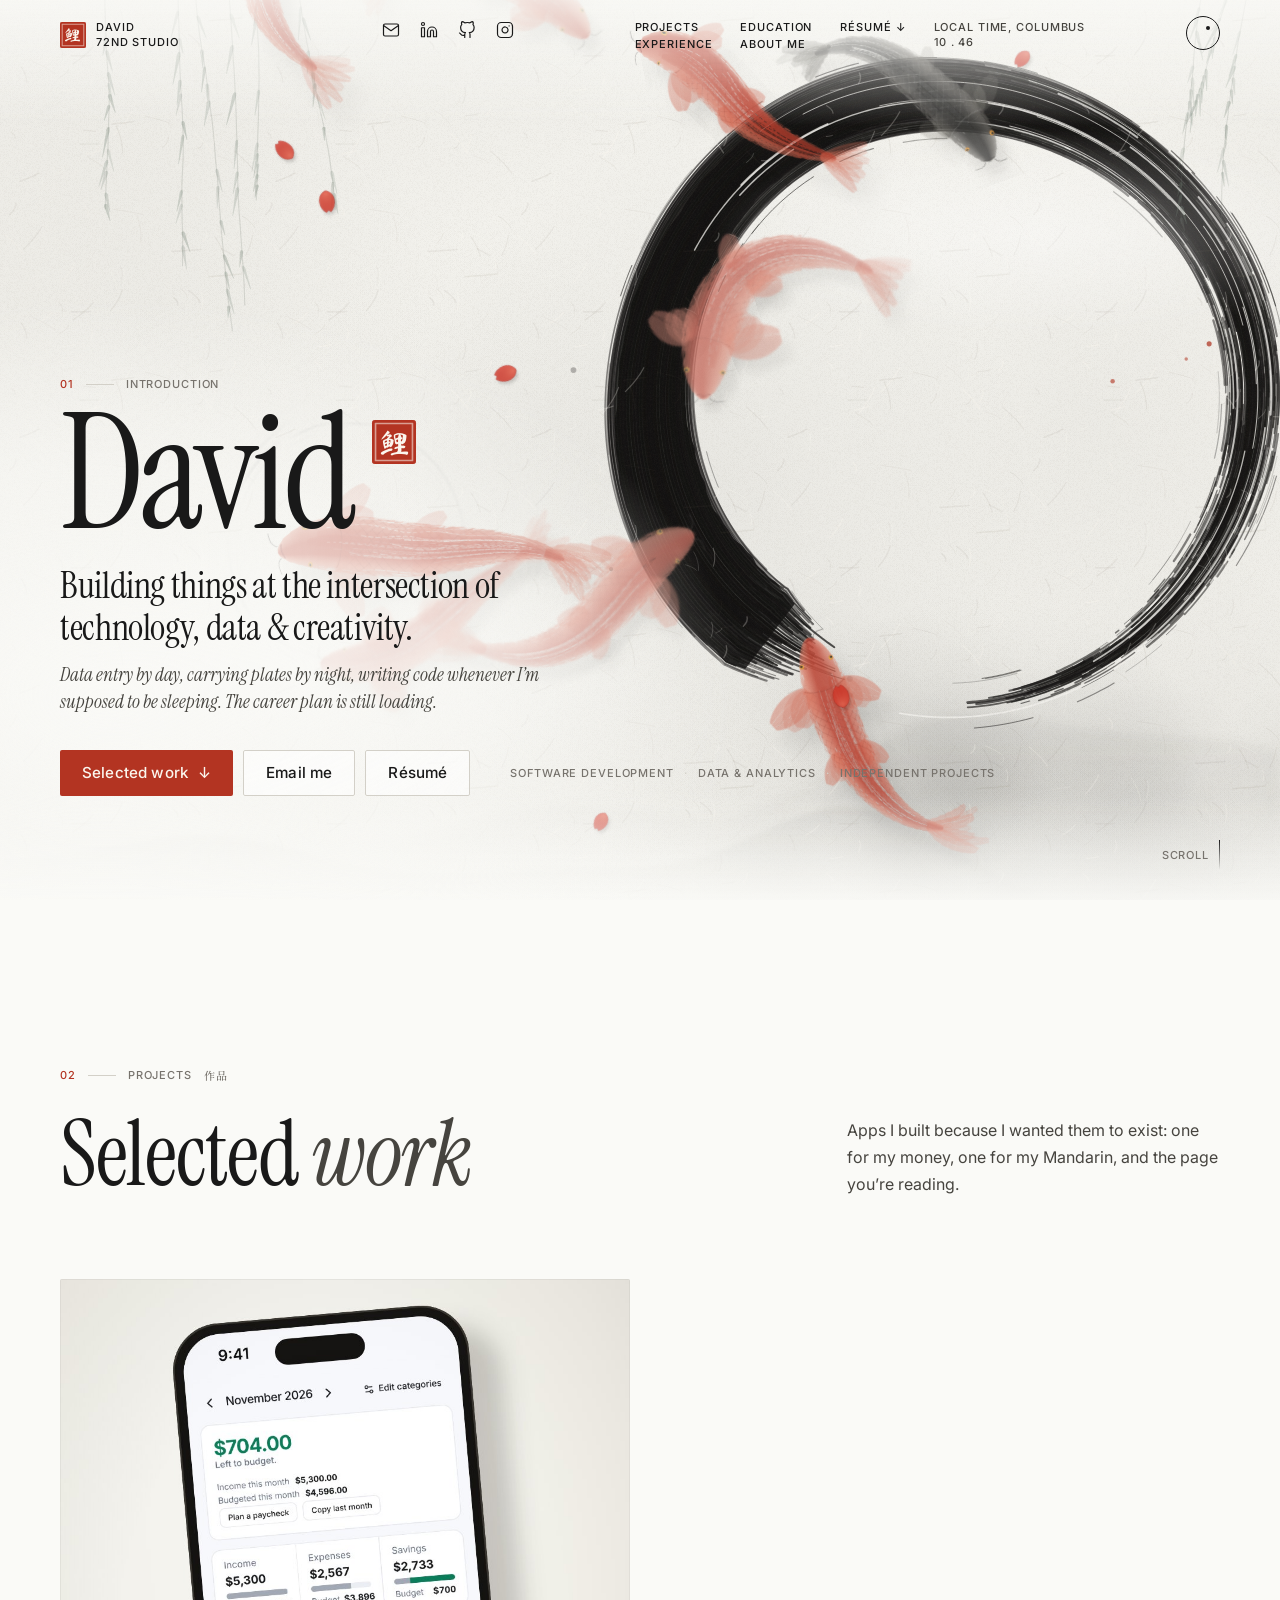
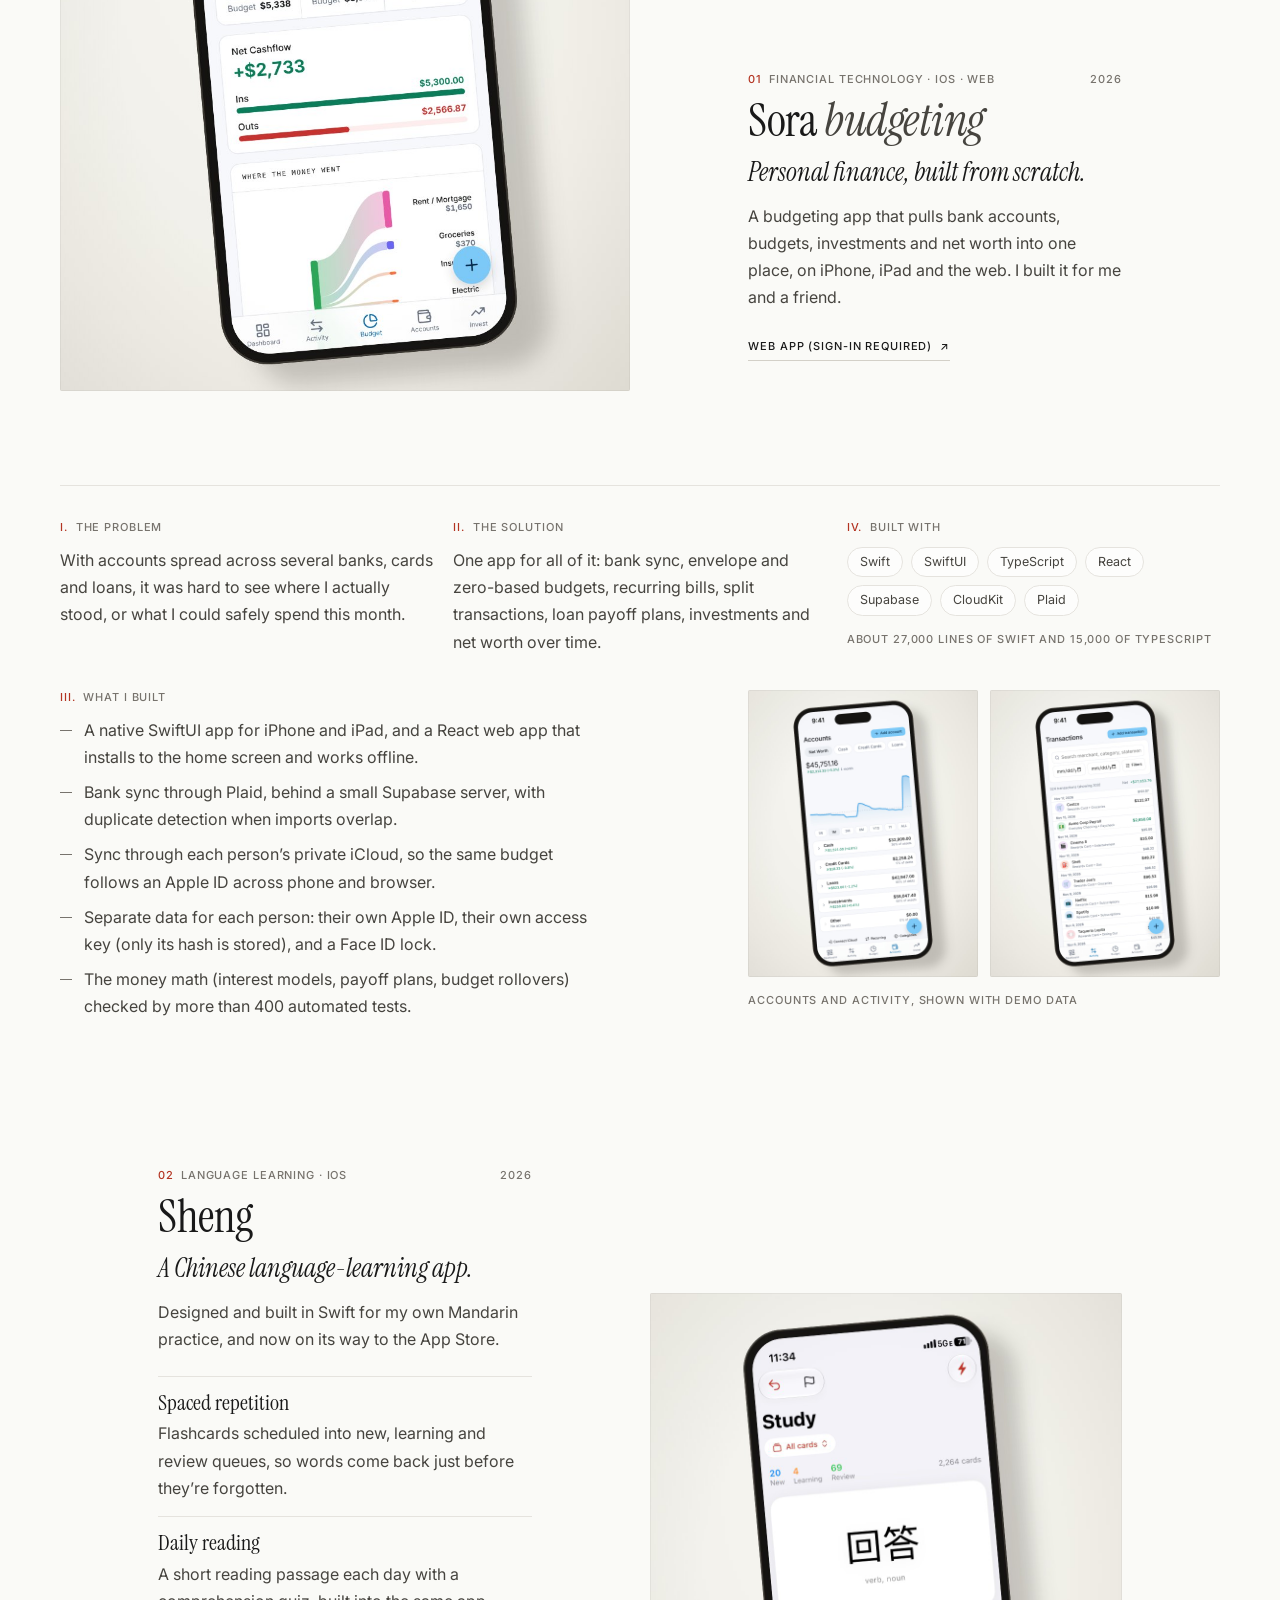
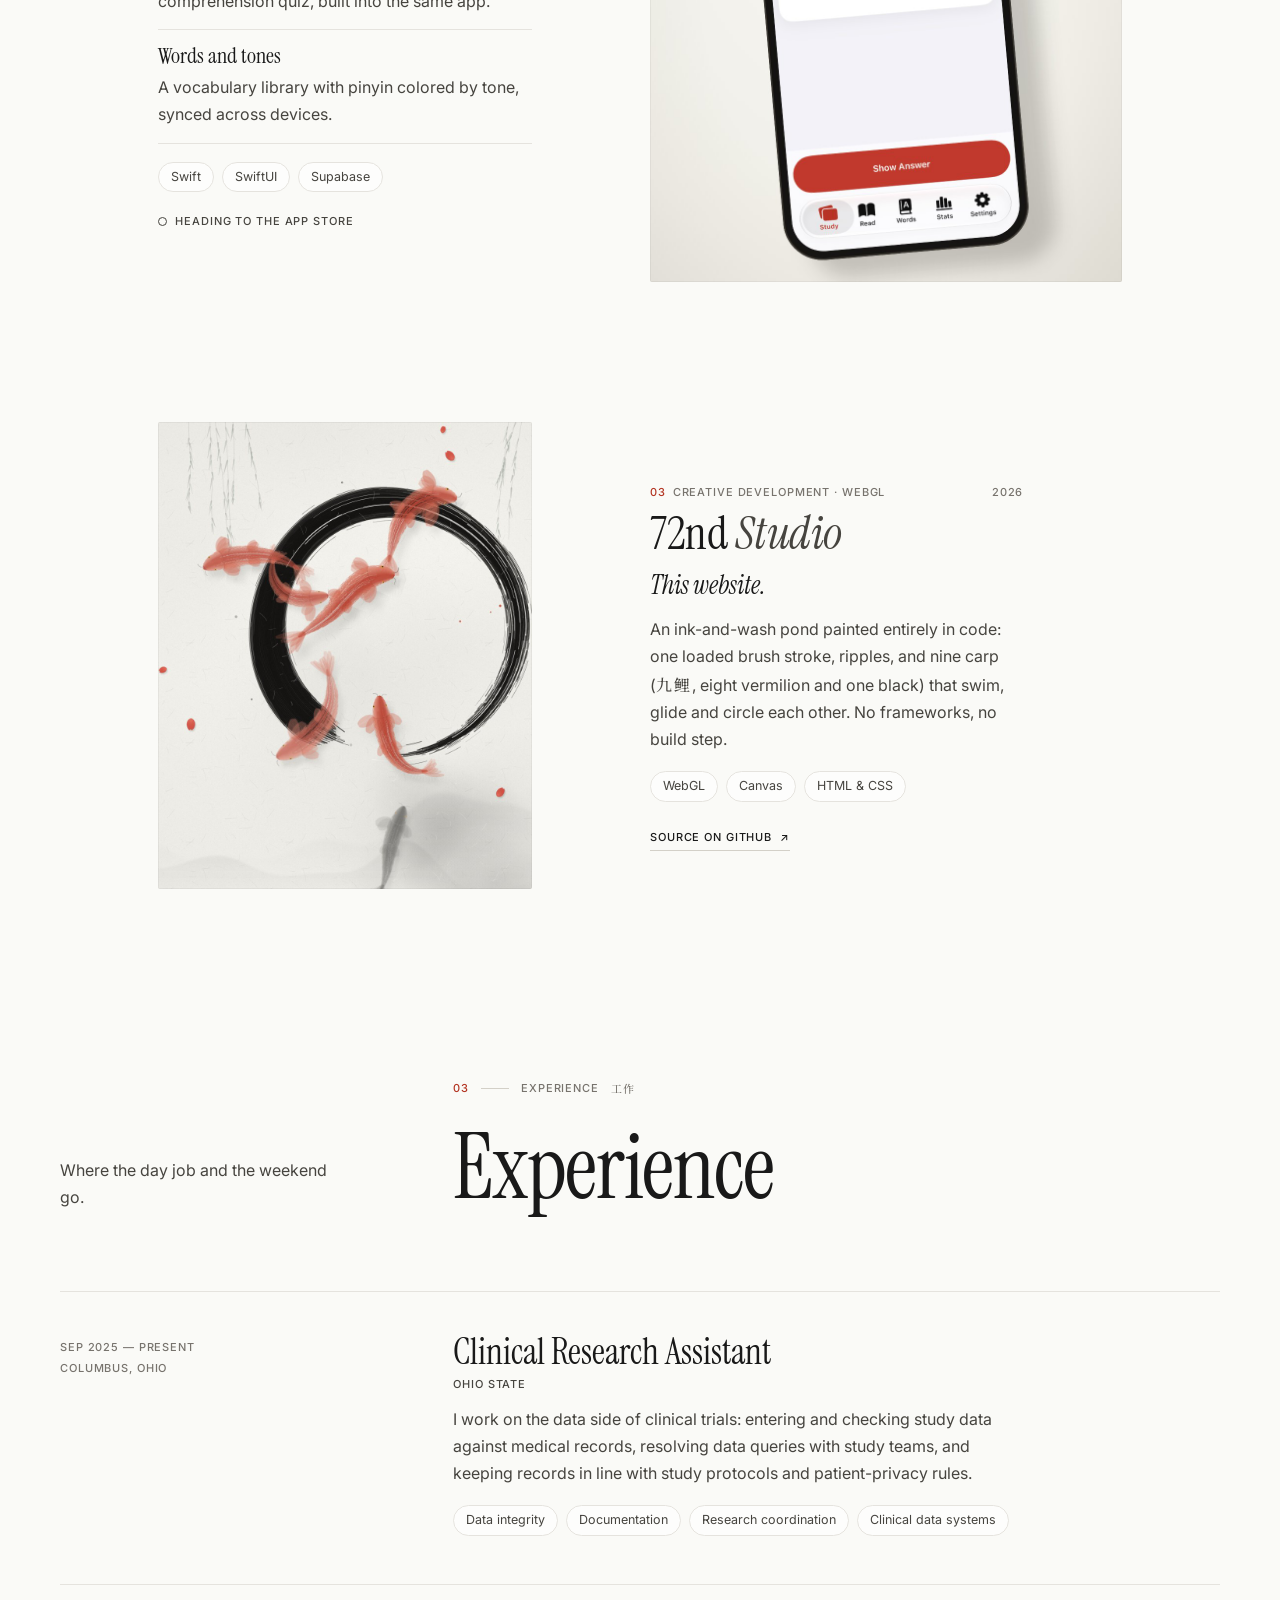
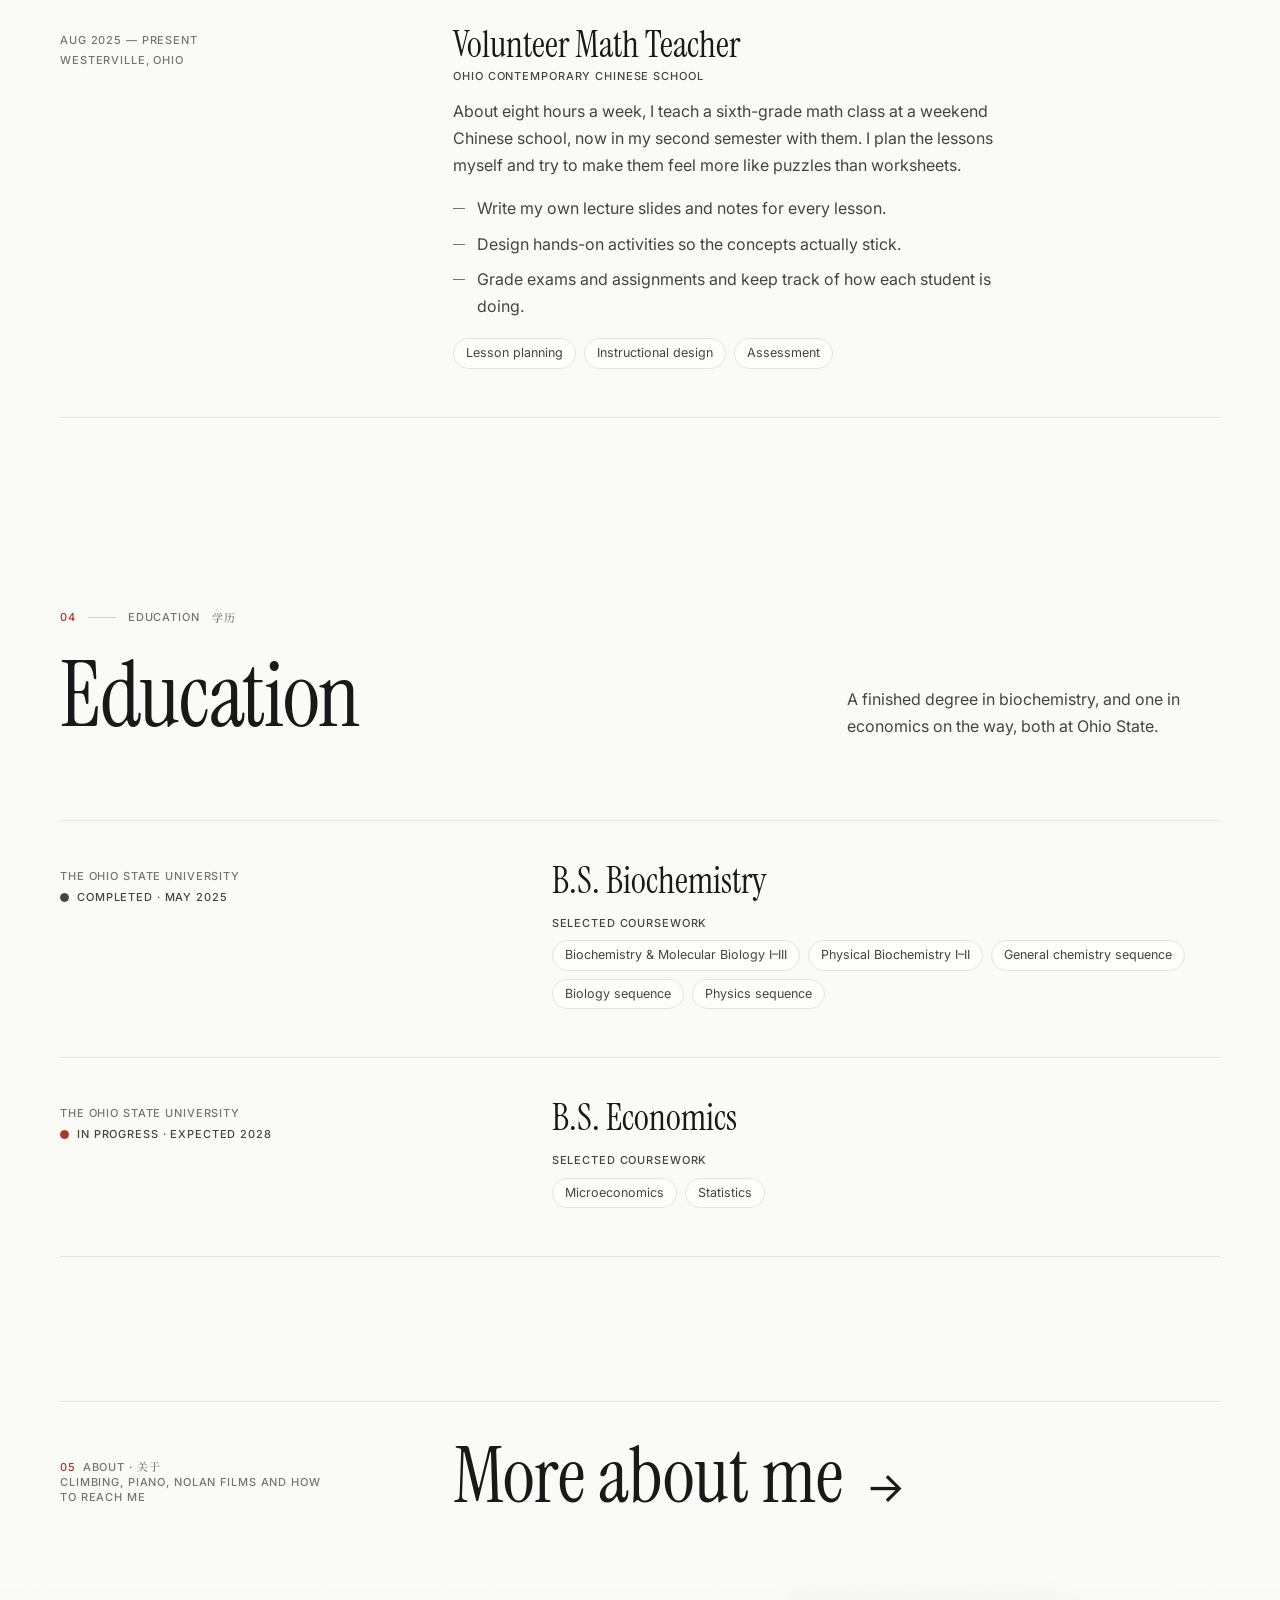
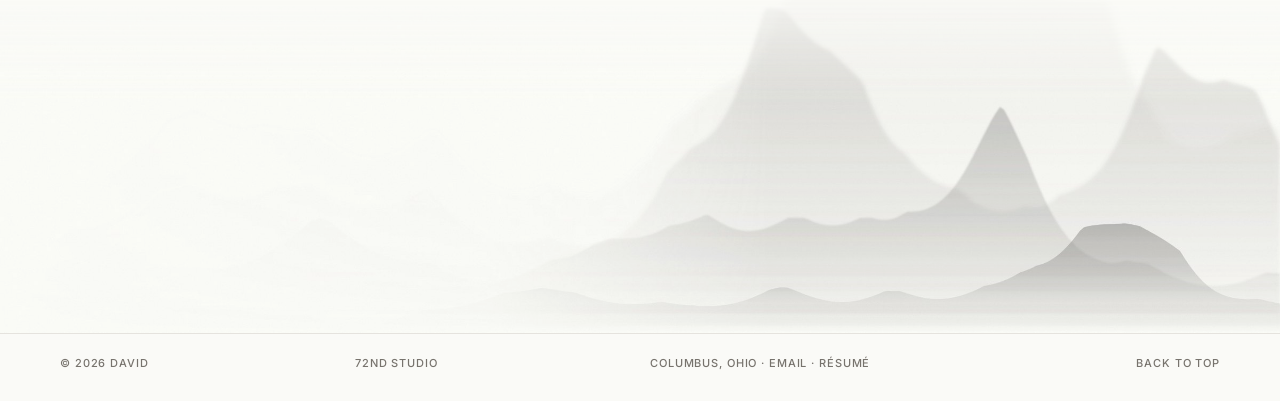
<file: index.html>
<!doctype html>
<html lang="en">
<head>
<meta charset="utf-8">
<meta name="viewport" content="width=device-width, initial-scale=1">
<title>David · Software, data &amp; creative development | 72nd Studio</title>
<meta name="description" content="David builds things at the intersection of technology, data and creativity: Sora, a personal finance app; Sheng, a Chinese language-learning app; and this ink-and-wash website. Columbus, Ohio.">
<meta name="color-scheme" content="light">
<link rel="canonical" href="https://72ndstudio.com/">
<meta property="og:type" content="website">
<meta property="og:site_name" content="72nd Studio">
<meta property="og:title" content="David · 72nd Studio">
<meta property="og:description" content="Building things at the intersection of technology, data and creativity. Selected work: Sora, Sheng and 72nd Studio.">
<meta property="og:url" content="https://72ndstudio.com/">
<meta property="og:image" content="https://72ndstudio.com/og.jpg">
<meta property="og:image:width" content="1200">
<meta property="og:image:height" content="630">
<meta property="og:image:alt" content="David, 72nd Studio: an ink-and-wash pond with vermilion carp and a brushed circle">
<meta name="twitter:card" content="summary_large_image">
<link rel="icon" href="favicon.ico" sizes="any">
<link rel="icon" type="image/png" sizes="32x32" href="favicon-32.png">
<link rel="icon" type="image/png" sizes="192x192" href="icon-192.png">
<link rel="apple-touch-icon" href="apple-touch-icon.png">
<meta name="theme-color" content="#FAFAF7">
<script>document.documentElement.classList.add('js');</script>
<link rel="preconnect" href="https://fonts.googleapis.com">
<link rel="preconnect" href="https://fonts.gstatic.com" crossorigin>
<link href="https://fonts.googleapis.com/css2?family=Instrument+Serif:ital@0;1&family=Inter:wght@400;500;600&display=swap" rel="stylesheet">
<link href="https://fonts.googleapis.com/css2?family=Noto+Serif+SC:wght@500&text=%E4%BD%9C%E5%93%81%E5%B7%A5%E5%AD%A6%E5%8E%86%E5%85%B3%E4%BA%8E%E8%81%94%E7%B3%BB%E4%B9%9D%E9%B2%A4&display=swap" rel="stylesheet">
<link href="https://fonts.googleapis.com/css2?family=Ma+Shan+Zheng&text=%E9%B2%A4&display=swap" rel="stylesheet">
<link rel="stylesheet" href="site.css">
<style>
  /* ---------- Hero: an ink-and-wash pond on rice paper ---------- */
  .hero {
    position: relative; height: 100vh; height: 100svh; min-height: 600px;
    overflow: hidden; background: #F6F5F0; color: var(--ink);
  }
  .hero canvas {
    position: absolute; inset: 0; width: 100%; height: 100%; display: block; touch-action: pan-y;
  }
  /* Paper lightens behind the words so the painting never competes with them */
  .hero::after {
    content: ""; position: absolute; inset: 0; z-index: 1; pointer-events: none;
    background:
      radial-gradient(64% 58% at 8% 78%, rgba(250, 250, 247, .9), rgba(250, 250, 247, .62) 45%, rgba(250, 250, 247, 0) 78%),
      linear-gradient(to bottom, rgba(250, 250, 247, .8), rgba(250, 250, 247, 0) 14%),
      linear-gradient(to top, rgba(250, 250, 247, .9), rgba(250, 250, 247, 0) 12%);
  }
  .hero.no-gl { background: radial-gradient(120% 90% at 60% 40%, #FAFAF7, #ECE9E1 75%); }
  .hero.no-gl canvas { display: none; }
  /* Slow mist drifting across the water */
  .mist {
    position: absolute; inset: -10% -20%; z-index: 1; pointer-events: none; opacity: .55;
    background:
      radial-gradient(30% 18% at 30% 70%, rgba(255, 255, 255, .85), transparent 70%),
      radial-gradient(26% 14% at 72% 30%, rgba(255, 255, 255, .7), transparent 70%);
    animation: mist 48s ease-in-out infinite alternate;
  }
  @keyframes mist { to { transform: translate3d(9%, -3%, 0); } }

  .intro {
    position: absolute; left: 0; right: 0; bottom: 0; z-index: 2;
    padding: 0 var(--gutter) 88px; pointer-events: none;
  }
  .intro h1 {
    display: flex; align-items: flex-start; gap: .14em; margin: 0;
    font-family: var(--display); font-weight: 400; font-size: clamp(4.4rem, 15vw, 10rem);
    line-height: .86; letter-spacing: -.035em; color: var(--ink);
  }
  .intro h1 .seal { font-size: .17em; width: 1.6em; height: 1.6em; margin-top: .55em; letter-spacing: 0; }
  .intro h1 .seal span { font-size: 1.14em; }
  .hero-mark { margin-bottom: 14px; }
  .intro .statement {
    font-family: var(--display); font-size: clamp(1.55rem, 2.9vw, 2.5rem); line-height: 1.12;
    max-width: 13.5em; margin: 22px 0 0; color: var(--ink); letter-spacing: -.01em;
  }
  .intro .lead {
    font-family: var(--display); font-style: italic; font-size: clamp(1.1rem, 1.5vw, 1.3rem); line-height: 1.4;
    max-width: 28em; margin: 14px 0 0; color: var(--ink-2);
  }
  .focus { display: flex; flex-wrap: wrap; gap: 6px 0; list-style: none; padding: 0; margin: 0; color: var(--muted); }
  .focus li + li::before { content: "·"; margin: 0 10px; color: var(--rule-strong); }
  .hero-foot { display: flex; flex-wrap: wrap; align-items: center; gap: 22px 40px; margin-top: 34px; }
  .actions { display: flex; flex-wrap: wrap; gap: 10px; }
  .actions a { pointer-events: auto; }
  .scroll-cue {
    position: absolute; right: var(--gutter); bottom: 30px; z-index: 2;
    text-decoration: none; color: var(--muted); display: flex; align-items: center; gap: 10px;
  }
  .scroll-cue::after {
    content: ""; width: 1px; height: 30px; background: linear-gradient(var(--ink), transparent);
    animation: drip 2.8s ease-in-out infinite;
  }
  .scroll-cue:hover { color: var(--accent); }
  @keyframes drip {
    0% { transform: scaleY(0); transform-origin: top; }
    50% { transform: scaleY(1); transform-origin: top; }
    51% { transform-origin: bottom; }
    100% { transform: scaleY(0); transform-origin: bottom; }
  }
  @media (max-width: 520px) {
    .intro { padding-bottom: 76px; }
    .focus { display: none; }
    .actions .btn.ghost:last-child { display: none; }
    .scroll-cue { display: none; }
    .actions .btn { flex: 1 1 auto; justify-content: center; }
  }
  @media (min-width: 900px) {
    .intro { padding-bottom: 104px; }
  }
</style>
</head>
<body>

<a class="skip label" href="#projects">Skip to content</a>

<header class="site-head label" id="site-head">
  <a class="head-name" href="#top" aria-label="David, 72nd Studio, back to top"><span class="seal" aria-hidden="true">鲤</span><span>David<br>72nd Studio</span></a>
  <nav class="head-social social" aria-label="Find me online">
    <a href="mailto:davidxhvance@gmail.com" aria-label="Email me" title="Email me"><svg viewBox="0 0 24 24" aria-hidden="true" fill="none" stroke="currentColor" stroke-width="1.6" stroke-linecap="round" stroke-linejoin="round"><path d="M4 4h16c1.1 0 2 .9 2 2v12c0 1.1-.9 2-2 2H4c-1.1 0-2-.9-2-2V6c0-1.1.9-2 2-2z"/><polyline points="22,6 12,13 2,6"/></svg></a>
    <a href="https://www.linkedin.com/in/dxvance" aria-label="LinkedIn" title="LinkedIn" target="_blank" rel="noopener"><svg viewBox="0 0 24 24" aria-hidden="true" fill="none" stroke="currentColor" stroke-width="1.6" stroke-linecap="round" stroke-linejoin="round"><path d="M16 8a6 6 0 0 1 6 6v7h-4v-7a2 2 0 0 0-4 0v7h-4v-7a6 6 0 0 1 6-6z"/><rect x="2" y="9" width="4" height="12"/><circle cx="4" cy="4" r="2"/></svg></a>
    <a href="https://github.com/dxvance" aria-label="GitHub" title="GitHub" target="_blank" rel="noopener"><svg viewBox="0 0 24 24" aria-hidden="true" fill="none" stroke="currentColor" stroke-width="1.6" stroke-linecap="round" stroke-linejoin="round"><path d="M9 19c-5 1.5-5-2.5-7-3m14 6v-3.87a3.37 3.37 0 0 0-.94-2.61c3.14-.35 6.44-1.54 6.44-7A5.44 5.44 0 0 0 20 4.77 5.07 5.07 0 0 0 19.91 1S18.73.65 16 2.48a13.38 13.38 0 0 0-7 0C6.27.65 5.09 1 5.09 1A5.07 5.07 0 0 0 5 4.77a5.44 5.44 0 0 0-1.5 3.78c0 5.42 3.3 6.61 6.44 7A3.37 3.37 0 0 0 9 18.13V22"/></svg></a>
    <a href="https://www.instagram.com/dxvance" aria-label="Instagram" title="Instagram" target="_blank" rel="noopener"><svg viewBox="0 0 24 24" aria-hidden="true" fill="none" stroke="currentColor" stroke-width="1.6" stroke-linecap="round" stroke-linejoin="round"><rect x="2" y="2" width="20" height="20" rx="5"/><path d="M16 11.37A4 4 0 1 1 12.63 8 4 4 0 0 1 16 11.37z"/><line x1="17.5" y1="6.5" x2="17.51" y2="6.5"/></svg></a>
  </nav>
  <nav class="head-nav" aria-label="Sections">
    <a href="#projects">Projects</a>
    <a href="#experience">Experience</a>
    <a href="#education">Education</a>
    <a href="about.html">About me</a>
    <a href="resume.pdf">Résumé ↓</a>
  </nav>
  <div class="head-time">Local time, Columbus<br><span class="clock" aria-live="off"><span data-h>00</span><span class="sep">.</span><span data-m>00</span></span></div>
  <div class="head-end">
    <button class="menu-btn" type="button" aria-expanded="false" aria-controls="menu-panel">Menu</button>
    <a class="ring" href="#top" aria-label="Back to top"></a>
  </div>
</header>
<div class="menu-panel" id="menu-panel">
  <nav class="menu-links" aria-label="Sections">
    <a href="#projects"><span class="label">02</span>Projects</a>
    <a href="#experience"><span class="label">03</span>Experience</a>
    <a href="#education"><span class="label">04</span>Education</a>
    <a href="about.html"><span class="label">05</span>About me</a>
    <a href="resume.pdf"><span class="label">↓</span>Résumé</a>
  </nav>
  <nav class="social" aria-label="Find me online">
    <a href="mailto:davidxhvance@gmail.com" aria-label="Email me" title="Email me"><svg viewBox="0 0 24 24" aria-hidden="true" fill="none" stroke="currentColor" stroke-width="1.6" stroke-linecap="round" stroke-linejoin="round"><path d="M4 4h16c1.1 0 2 .9 2 2v12c0 1.1-.9 2-2 2H4c-1.1 0-2-.9-2-2V6c0-1.1.9-2 2-2z"/><polyline points="22,6 12,13 2,6"/></svg></a>
    <a href="https://www.linkedin.com/in/dxvance" aria-label="LinkedIn" title="LinkedIn" target="_blank" rel="noopener"><svg viewBox="0 0 24 24" aria-hidden="true" fill="none" stroke="currentColor" stroke-width="1.6" stroke-linecap="round" stroke-linejoin="round"><path d="M16 8a6 6 0 0 1 6 6v7h-4v-7a2 2 0 0 0-4 0v7h-4v-7a6 6 0 0 1 6-6z"/><rect x="2" y="9" width="4" height="12"/><circle cx="4" cy="4" r="2"/></svg></a>
    <a href="https://github.com/dxvance" aria-label="GitHub" title="GitHub" target="_blank" rel="noopener"><svg viewBox="0 0 24 24" aria-hidden="true" fill="none" stroke="currentColor" stroke-width="1.6" stroke-linecap="round" stroke-linejoin="round"><path d="M9 19c-5 1.5-5-2.5-7-3m14 6v-3.87a3.37 3.37 0 0 0-.94-2.61c3.14-.35 6.44-1.54 6.44-7A5.44 5.44 0 0 0 20 4.77 5.07 5.07 0 0 0 19.91 1S18.73.65 16 2.48a13.38 13.38 0 0 0-7 0C6.27.65 5.09 1 5.09 1A5.07 5.07 0 0 0 5 4.77a5.44 5.44 0 0 0-1.5 3.78c0 5.42 3.3 6.61 6.44 7A3.37 3.37 0 0 0 9 18.13V22"/></svg></a>
    <a href="https://www.instagram.com/dxvance" aria-label="Instagram" title="Instagram" target="_blank" rel="noopener"><svg viewBox="0 0 24 24" aria-hidden="true" fill="none" stroke="currentColor" stroke-width="1.6" stroke-linecap="round" stroke-linejoin="round"><rect x="2" y="2" width="20" height="20" rx="5"/><path d="M16 11.37A4 4 0 1 1 12.63 8 4 4 0 0 1 16 11.37z"/><line x1="17.5" y1="6.5" x2="17.51" y2="6.5"/></svg></a>
  </nav>
</div>

<section class="hero" id="top" aria-label="Introduction">
  <canvas id="pond" aria-hidden="true"></canvas>
  <div class="mist" aria-hidden="true"></div>
  <div class="intro">
    <div class="section-mark label hero-mark"><span class="no">01</span><span class="bar"></span><span>Introduction</span></div>
    <h1>David<span class="seal" aria-hidden="true" title="鲤, carp"><span>鲤</span></span></h1>
    <p class="statement">Building things at the intersection of technology, data &amp; creativity.</p>
    <p class="lead">Data entry by day, carrying plates by night, writing code whenever I’m supposed to be sleeping. The career plan is still&nbsp;loading.</p>
    <div class="hero-foot">
      <div class="actions">
        <a class="btn primary" href="#projects">Selected work <span class="arrow" aria-hidden="true">↓</span></a>
        <a class="btn ghost" href="mailto:davidxhvance@gmail.com">Email me</a>
        <a class="btn ghost" href="resume.pdf">Résumé</a>
      </div>
      <ul class="focus label" aria-label="What I work on"><li>Software development</li><li>Data &amp; analytics</li><li>Independent projects</li></ul>
    </div>
  </div>
  <a class="scroll-cue label" href="#projects">Scroll</a>
</section>

<main>

  <section class="chapter" id="projects" aria-labelledby="projects-title">
    <div class="chapter-head reveal">
      <div class="head-main">
        <div class="section-mark label"><span class="no">02</span><span class="bar"></span><span>Projects</span><span class="cjk">作品</span></div>
        <h2 class="chapter-title" id="projects-title">Selected <em>work</em></h2>
      </div>
      <p class="chapter-intro">Apps I built because I wanted them to exist: one for my money, one for my Mandarin, and the page you’re reading.</p>
    </div>

    <div class="projects">
      <article class="project p1 reveal" aria-labelledby="sora-title">
        <div class="art"><img src="sora.jpg" alt="Sora’s budget screen on an iPhone, showing money left to budget, income, expenses, savings and net cashflow" width="960" height="1200" loading="lazy"></div>
        <div class="project-copy">
          <div class="project-meta label"><span><span class="no">01</span>&ensp;Financial technology · iOS · Web</span><span>2026</span></div>
          <h3 id="sora-title">Sora <em>budgeting</em></h3>
          <p class="kicker">Personal finance, built from scratch.</p>
          <p>A budgeting app that pulls bank accounts, budgets, investments and net worth into one place, on iPhone, iPad and the web. I built it for me and a friend.</p>
          <div class="project-links label">
            <a class="text-link" href="https://digi.72ndstudio.com" target="_blank" rel="noopener">Web app (sign-in required) <span class="arrow" aria-hidden="true">↗</span></a>
          </div>
        </div>

        <div class="case reveal">
          <section class="case-part">
            <h4 class="label"><span class="no">i.</span> The problem</h4>
            <p>With accounts spread across several banks, cards and loans, it was hard to see where I actually stood, or what I could safely spend this month.</p>
          </section>
          <section class="case-part">
            <h4 class="label"><span class="no">ii.</span> The solution</h4>
            <p>One app for all of it: bank sync, envelope and zero-based budgets, recurring bills, split transactions, loan payoff plans, investments and net worth over time.</p>
          </section>
          <section class="case-part">
            <h4 class="label"><span class="no">iii.</span> What I built</h4>
            <ul class="notes">
              <li>A native SwiftUI app for iPhone and iPad, and a React web app that installs to the home screen and works offline.</li>
              <li>Bank sync through Plaid, behind a small Supabase server, with duplicate detection when imports overlap.</li>
              <li>Sync through each person’s private iCloud, so the same budget follows an Apple ID across phone and browser.</li>
              <li>Separate data for each person: their own Apple ID, their own access key (only its hash is stored), and a Face ID lock.</li>
              <li>The money math (interest models, payoff plans, budget rollovers) checked by more than 400 automated tests.</li>
            </ul>
          </section>
          <section class="case-part">
            <h4 class="label"><span class="no">iv.</span> Built with</h4>
            <ul class="tags"><li>Swift</li><li>SwiftUI</li><li>TypeScript</li><li>React</li><li>Supabase</li><li>CloudKit</li><li>Plaid</li></ul>
            <p class="stat label">About 27,000 lines of Swift and 15,000 of TypeScript</p>
          </section>
          <figure class="case-shots">
            <div class="art"><img src="sora-accounts.jpg" alt="Sora’s Accounts screen with demo data: net worth over the past month and balances for cash, credit cards, loans and investments" width="960" height="1200" loading="lazy"></div>
            <div class="art"><img src="sora-activity.jpg" alt="Sora’s transactions list with demo data, grouped by day with merchant, account and category" width="960" height="1200" loading="lazy"></div>
            <figcaption class="label">Accounts and activity, shown with demo data</figcaption>
          </figure>
        </div>
      </article>

      <article class="project p2 reveal" aria-labelledby="sheng-title">
        <div class="art"><img src="sheng.jpg" alt="Sheng’s Study screen on an iPhone: a flashcard showing 回答 (verb, noun), with 20 new, 4 learning and 69 review cards and a Show Answer button" width="960" height="1200" loading="lazy"></div>
        <div class="project-copy">
          <div class="project-meta label"><span><span class="no">02</span>&ensp;Language learning · iOS</span><span>2026</span></div>
          <h3 id="sheng-title">Sheng</h3>
          <p class="kicker">A Chinese language-learning app.</p>
          <p>Designed and built in Swift for my own Mandarin practice, and now on its way to the App Store.</p>
          <dl class="features">
            <div><dt>Spaced repetition</dt><dd>Flashcards scheduled into new, learning and review queues, so words come back just before they’re forgotten.</dd></div>
            <div><dt>Daily reading</dt><dd>A short reading passage each day with a comprehension quiz, built into the same app.</dd></div>
            <div><dt>Words and tones</dt><dd>A vocabulary library with pinyin colored by tone, synced across devices.</dd></div>
          </dl>
          <ul class="tags" aria-label="Built with"><li>Swift</li><li>SwiftUI</li><li>Supabase</li></ul>
          <p class="note label"><span class="status">Heading to the App Store</span></p>
        </div>
      </article>

      <article class="project p3 reveal" aria-labelledby="site-title">
        <div class="art"><img src="pond.jpg" alt="The ink-and-wash pond from this site’s home page: vermilion carp swimming around a single heavy brush-stroke circle, one black carp below it, with willow strands and distant mountains" width="960" height="1200" loading="lazy"></div>
        <div class="project-copy">
          <div class="project-meta label"><span><span class="no">03</span>&ensp;Creative development · WebGL</span><span>2026</span></div>
          <h3 id="site-title">72nd <em>Studio</em></h3>
          <p class="kicker">This website.</p>
          <p>An ink-and-wash pond painted entirely in code: one loaded brush stroke, ripples, and nine carp (<span class="cjk" lang="zh-Hans">九鲤</span>, eight vermilion and one black) that swim, glide and circle each other. No frameworks, no build step.</p>
          <ul class="tags" aria-label="Built with"><li>WebGL</li><li>Canvas</li><li>HTML &amp; CSS</li></ul>
          <div class="project-links label">
            <a class="text-link" href="https://github.com/dxvance/72ndstudio" target="_blank" rel="noopener">Source on GitHub <span class="arrow" aria-hidden="true">↗</span></a>
          </div>
        </div>
      </article>
    </div>
  </section>

  <section class="chapter" id="experience" aria-labelledby="experience-title">
    <span id="work" aria-hidden="true"></span>
    <div class="chapter-head flip reveal">
      <div class="head-main">
        <div class="section-mark label"><span class="no">03</span><span class="bar"></span><span>Experience</span><span class="cjk">工作</span></div>
        <h2 class="chapter-title" id="experience-title">Experience</h2>
      </div>
      <p class="chapter-intro">Where the day job and the weekend go.</p>
    </div>
    <div class="entries">
      <article class="entry reveal">
        <div class="entry-meta label"><span>Sep 2025 — Present</span><span>Columbus, Ohio</span></div>
        <div class="entry-body">
          <h3>Clinical Research Assistant</h3>
          <div class="where label">Ohio State</div>
          <p>I work on the data side of clinical trials: entering and checking study data against medical records, resolving data queries with study teams, and keeping records in line with study protocols and patient-privacy rules.</p>
          <ul class="tags" aria-label="Skills"><li>Data integrity</li><li>Documentation</li><li>Research coordination</li><li>Clinical data systems</li></ul>
        </div>
      </article>
      <article class="entry reveal">
        <div class="entry-meta label"><span>Aug 2025 — Present</span><span>Westerville, Ohio</span></div>
        <div class="entry-body">
          <h3>Volunteer Math Teacher</h3>
          <div class="where label">Ohio Contemporary Chinese School</div>
          <p>About eight hours a week, I teach a sixth-grade math class at a weekend Chinese school, now in my second semester with them. I plan the lessons myself and try to make them feel more like puzzles than worksheets.</p>
          <ul class="notes">
            <li>Write my own lecture slides and notes for every lesson.</li>
            <li>Design hands-on activities so the concepts actually stick.</li>
            <li>Grade exams and assignments and keep track of how each student is doing.</li>
          </ul>
          <ul class="tags" aria-label="Skills"><li>Lesson planning</li><li>Instructional design</li><li>Assessment</li></ul>
        </div>
      </article>
    </div>
  </section>

  <section class="chapter" id="education" aria-labelledby="education-title">
    <div class="chapter-head reveal">
      <div class="head-main">
        <div class="section-mark label"><span class="no">04</span><span class="bar"></span><span>Education</span><span class="cjk">学历</span></div>
        <h2 class="chapter-title" id="education-title">Education</h2>
      </div>
      <p class="chapter-intro">A finished degree in biochemistry, and one in economics on the way, both at Ohio State.</p>
    </div>
    <div class="entries offset">
      <article class="entry reveal">
        <div class="entry-meta label"><span>The Ohio State University</span><span class="status done">Completed · May 2025</span></div>
        <div class="entry-body">
          <h3>B.S. Biochemistry</h3>
          <p class="tags-label label">Selected coursework</p>
          <ul class="tags">
            <li>Biochemistry &amp; Molecular Biology I–III</li>
            <li>Physical Biochemistry I–II</li>
            <li>General chemistry sequence</li>
            <li>Biology sequence</li>
            <li>Physics sequence</li>
          </ul>
        </div>
      </article>
      <article class="entry reveal">
        <div class="entry-meta label"><span>The Ohio State University</span><span class="status live">In progress · Expected 2028</span></div>
        <div class="entry-body">
          <h3>B.S. Economics</h3>
          <p class="tags-label label">Selected coursework</p>
          <ul class="tags">
            <li>Microeconomics</li>
            <li>Statistics</li>
          </ul>
        </div>
      </article>
    </div>
  </section>

  <section class="more-link reveal" aria-label="About me">
    <a href="about.html">
      <span class="label"><span style="color: var(--accent)">05</span>&ensp;About · <span class="cjk">关于</span><br>Climbing, piano, Nolan films and how to reach me</span>
      <strong>More about me <span class="arrow" aria-hidden="true">→</span></strong>
    </a>
  </section>

  <div class="landscape" aria-hidden="true"></div>

</main>

<footer class="site-foot label">
  <span>© <span id="yr"></span> David</span>
  <span>72nd Studio</span>
  <span>Columbus, Ohio · <a href="mailto:davidxhvance@gmail.com">Email</a> · <a href="resume.pdf">Résumé</a></span>
  <a href="#top">Back to top</a>
</footer>

<script>
(() => {
  'use strict';
  document.getElementById('yr').textContent = new Date().getFullYear();

  const hero = document.getElementById('top');
  const canvas = document.getElementById('pond');
  const reduce = matchMedia('(prefers-reduced-motion: reduce)').matches;

  const gl = canvas.getContext('webgl', {
    alpha: false, antialias: false, premultipliedAlpha: false, powerPreference: 'high-performance'
  });
  if (!gl) { hero.classList.add('no-gl'); return; }
  const aniso = gl.getExtension('EXT_texture_filter_anisotropic') ||
                gl.getExtension('WEBKIT_EXT_texture_filter_anisotropic');

  /* ================================================================
     Small helpers
     ================================================================ */
  const clamp = (x, a, b) => (x < a ? a : x > b ? b : x);
  const smooth = (a, b, x) => { const t = clamp((x - a) / (b - a), 0, 1); return t * t * (3 - 2 * t); };
  function rngFrom(seed) {
    let a = seed >>> 0;
    return () => {
      a = (a + 0x6D2B79F5) >>> 0;
      let t = a;
      t = Math.imul(t ^ (t >>> 15), t | 1);
      t ^= t + Math.imul(t ^ (t >>> 7), t | 61);
      return ((t ^ (t >>> 14)) >>> 0) / 4294967296;
    };
  }
  const css = (c, a = 1) => `rgba(${c[0] | 0},${c[1] | 0},${c[2] | 0},${a})`;
  // Texture resolution multiplier: 2 on large or high-density screens, set at start-up
  let RS = 1;
  // A canvas drawn in base texture units but stored at RS x resolution
  function mk(w, h) {
    const c = document.createElement('canvas');
    c.width = Math.round(w * RS); c.height = Math.round(h * RS);
    c.getContext('2d').setTransform(RS, 0, 0, RS, 0, 0);
    return c;
  }
  // Copy one same-sized canvas onto another, pixel for pixel
  function blit(ctx, src) { ctx.save(); ctx.setTransform(1, 0, 0, 1, 0, 0); ctx.drawImage(src, 0, 0); ctx.restore(); }

  /* ================================================================
     Koi anatomy, in texture space (head at left, tail at right)
     ================================================================ */
  const TW = 1024, TH = 256, CY = 128;
  const X0 = 22;                 // snout
  const LB = 0.76 * TW;          // snout to tail base
  const XPED = X0 + LB;          // tail base (caudal peduncle)
  const HWMAX = 80;              // half-width at the widest point
  const TAILX = XPED - 16, TAIL_R = 218, TAIL_A = 0.56;
  const EYE_S = 0.11, EYE_K = 0.9, EYE_R = 7.2;   // eyes sit on the sides of the head

  // Body half-width along the body (s = 0 snout, s = 1 tail base).
  // Koi are blunt-headed and deep-bodied, so the head rounds off quickly
  // and the body stays full well past the middle.
  function hwBody(s) {
    if (s < 0 || s > 1.05) return 0;
    const sm = 0.3, ped = 0.23;
    if (s < sm) return HWMAX * Math.pow(Math.sin(Math.PI / 2 * s / sm), 0.48);
    if (s <= 1) {
      const k = (s - sm) / (1 - sm);
      return HWMAX * (ped + (1 - ped) * Math.pow(Math.cos(Math.PI / 2 * k), 1.0));
    }
    const k = (s - 1) / 0.05;
    return HWMAX * ped * Math.sqrt(Math.max(0, 1 - k * k));
  }
  // Tail fin: a broad, softly forked fan with a frilled edge
  function tailR(a) {
    const t = Math.abs(a) / TAIL_A;
    const frill = 1 + 0.008 * Math.sin(a * 23) + 0.006 * Math.sin(a * 47 + 1.3);
    return TAIL_R * (0.66 + 0.34 * Math.pow(t, 0.9)) * (1 - 0.24 * smooth(0.78, 1, t)) * frill;
  }
  // Pectoral / pelvic fin texture (256 x 256): a rounded paddle of rays
  const FS = 256, FB = { x: 12, y: 128 }, FA0 = -0.74, FA1 = 0.98;
  function finR(a) {
    const t = (a - FA0) / (FA1 - FA0);
    const frill = 1 + 0.007 * Math.sin(a * 19) + 0.005 * Math.sin(a * 41 + 0.7);
    return 184 * (1 - 0.34 * Math.pow(t, 1.8)) * (1 - 0.2 * smooth(0.8, 1, t)) * (1 - 0.14 * smooth(0.14, 0, t)) * frill;
  }

  function bodyPath() {
    const p = new Path2D(), N = 240;
    for (let i = 0; i <= N; i++) { const s = i / N * 1.05; const x = X0 + s * LB, y = CY - hwBody(s); i ? p.lineTo(x, y) : p.moveTo(x, y); }
    for (let i = N; i >= 0; i--) { const s = i / N * 1.05; p.lineTo(X0 + s * LB, CY + hwBody(s)); }
    p.closePath();
    return p;
  }
  function tailPath() {
    const p = new Path2D(); p.moveTo(TAILX, CY);
    for (let k = 0; k <= 80; k++) { const a = -TAIL_A + 2 * TAIL_A * k / 80; const r = tailR(a); p.lineTo(TAILX + Math.cos(a) * r, CY + Math.sin(a) * r); }
    p.closePath();
    return p;
  }
  function finPath() {
    const p = new Path2D(); p.moveTo(FB.x, FB.y);
    for (let k = 0; k <= 80; k++) { const a = FA0 + (FA1 - FA0) * k / 80; const r = finR(a); p.lineTo(FB.x + Math.cos(a) * r, FB.y + Math.sin(a) * r); }
    p.closePath();
    return p;
  }

  /* ================================================================
     Ink-and-wash painting: carp, fins, plum petals and the paper itself
     ================================================================ */
  // Three inks, as in a Chinese ink-and-wash fish painting: deep pine-soot black, a pale grey wash, and vermilion
  const INK = {
    ink:  { body: [24, 23, 22], belly: [78, 75, 70], core: 0.96, edge: 0.82, net: 'rgba(246,245,240,', netA: 0.24, fin: [96, 92, 86], finA: 0.7, tail: [70, 67, 62], gill: 'rgba(246,245,240,0.24)' },
    grey: { body: [70, 68, 63], belly: [138, 134, 127], core: 0.86, edge: 0.66, net: 'rgba(36,35,32,', netA: 0.3, fin: [130, 126, 119], finA: 0.6, tail: [122, 118, 111], gill: 'rgba(36,35,32,0.3)' },
    red:  { body: [182, 52, 34], belly: [214, 104, 80], core: 0.94, edge: 0.8, net: 'rgba(120,30,18,', netA: 0.36, fin: [204, 96, 74], finA: 0.72, tail: [206, 100, 78], gill: 'rgba(120,30,18,0.4)' }
  };
  // Nine carp (九鲤): eight vermilion and one black, the feng shui arrangement for prosperity and protection.
  // The black carp comes first so it stays in the pond on small screens, which show fewer fish.
  const KINDS = ['ink', 'red', 'red', 'red', 'red', 'red', 'red', 'red', 'red'];
  const PAPER = [246, 245, 240];

  const OFF = 4000;
  // Fill a path with a soft, blurred edge (works in every browser via the shadow trick)
  function softFill(ctx, path, color, blur) {
    ctx.save();
    ctx.shadowColor = color; ctx.shadowBlur = blur * RS; ctx.shadowOffsetX = OFF * RS; ctx.shadowOffsetY = 0;
    ctx.translate(-OFF, 0); ctx.fillStyle = color; ctx.fill(path);
    ctx.restore();
  }
  function softMask(path, w, h, blur) {
    const m = mk(w, h), x = m.getContext('2d');
    softFill(x, path, '#000', blur);
    return m;
  }

  // One tapered brush stroke along a curve. "dry" streaks of bare paper run through it,
  // the flying-white texture of a fast, half-dry brush.
  function brush(x, rng, p0, p1, p2, w0, w1, color, alpha, dry, leaf) {
    const N = 32, Lp = [], Rp = [], C = [];
    for (let i = 0; i <= N; i++) {
      const t = i / N, it = 1 - t;
      const px = it * it * p0[0] + 2 * it * t * p1[0] + t * t * p2[0];
      const py = it * it * p0[1] + 2 * it * t * p1[1] + t * t * p2[1];
      const dx = 2 * it * (p1[0] - p0[0]) + 2 * t * (p2[0] - p1[0]);
      const dy = 2 * it * (p1[1] - p0[1]) + 2 * t * (p2[1] - p1[1]);
      const l = Math.hypot(dx, dy) || 1, nx = -dy / l, ny = dx / l;
      const press = Math.sin(Math.min(1, t * 5 + 0.25) * Math.PI / 2);
      const w = leaf
        ? w0 * Math.pow(Math.sin(Math.PI * (0.06 + t * 0.9)), 0.55) / 2 + w1 / 2
        : (w0 + (w1 - w0) * Math.pow(t, 0.75)) * press / 2;
      Lp.push([px + nx * w, py + ny * w]); Rp.push([px - nx * w, py - ny * w]); C.push([px, py, nx, ny, w]);
    }
    const path = new Path2D();
    path.moveTo(Lp[0][0], Lp[0][1]);
    for (const q of Lp) path.lineTo(q[0], q[1]);
    for (let i = Rp.length - 1; i >= 0; i--) path.lineTo(Rp[i][0], Rp[i][1]);
    path.closePath();
    // Leaf dabs are laid down wet, so their edges bleed softly into the paper
    if (leaf) softFill(x, path, css(color, alpha), 2.6); else { x.fillStyle = css(color, alpha); x.fill(path); }
    if (dry) {
      x.save(); x.clip(path); x.globalCompositeOperation = 'destination-out'; x.lineCap = 'round';
      for (let k = 0; k < dry; k++) {
        const o = (rng() - 0.5) * 0.9, t0 = Math.floor(rng() * N * 0.5);
        x.lineWidth = 0.5 + rng() * 1.4;
        x.setLineDash([3 + rng() * 22, 2 + rng() * 9]);
        x.strokeStyle = `rgba(0,0,0,${0.35 + rng() * 0.5})`;
        x.beginPath();
        for (let i = t0; i <= N; i++) { const c = C[i]; const X = c[0] + c[2] * c[4] * o, Y = c[1] + c[3] * c[4] * o; i === t0 ? x.moveTo(X, Y) : x.lineTo(X, Y); }
        x.stroke();
      }
      x.restore();
    }
    return path;
  }

  function paintInkTail(ctx, K, rng) {
    const t = mk(TW, TH), x = t.getContext('2d');
    const bx = XPED - 18, n = 6 + Math.floor(rng() * 3);
    for (let k = 0; k < n; k++) {
      const a = (-1 + 2 * clamp((k + (rng() - 0.5) * 0.6) / (n - 1), 0, 1)) * TAIL_A * 0.95;
      const R = tailR(a) * (0.8 + rng() * 0.24);
      const sway = (rng() - 0.5) * 16;
      brush(x, rng,
        [bx + rng() * 8, CY + (rng() - 0.5) * 12],
        [TAILX + Math.cos(a) * R * 0.5, CY + Math.sin(a) * R * 0.42 + sway],
        [TAILX + Math.cos(a) * R, CY + Math.sin(a) * R],
        30 + rng() * 18, 2, K.tail, K.finA * (0.55 + rng() * 0.35), 4, true);
    }
    blit(ctx, t);
  }

  // The criss-cross scale net of xieyi koi painting, wrapped around the body
  function paintNet(ctx, K, rng) {
    const n = mk(TW, TH), x = n.getContext('2d');
    const pitch = 28, dth = 0.42;
    x.lineCap = 'round';
    for (const dir of [1, -1]) {
      for (let x0 = X0 + 0.1 * LB - 300; x0 < XPED + 300; x0 += pitch) {
        x.beginPath();
        let on = false;
        for (let th = -1.35; th <= 1.351; th += 0.05) {
          const px = x0 + dir * th / dth * pitch, s = (px - X0) / LB;
          if (s < 0.22 || s > 1.0) { on = false; continue; }
          const y = CY + Math.sin(th) * hwBody(s);
          if (on) x.lineTo(px, y); else { x.moveTo(px, y); on = true; }
        }
        x.lineWidth = 0.9 + rng() * 1.1;
        x.setLineDash([10 + rng() * 40, 2 + rng() * 10]);
        x.strokeStyle = K.net + (K.netA * (0.5 + rng() * 0.6)) + ')';
        x.stroke();
      }
    }
    // Fade the net in behind the gills and let it thin out toward the tail
    x.globalCompositeOperation = 'destination-in';
    const g = x.createLinearGradient(X0 + 0.2 * LB, 0, XPED, 0);
    g.addColorStop(0, 'rgba(0,0,0,0)'); g.addColorStop(0.16, 'rgba(0,0,0,1)'); g.addColorStop(1, 'rgba(0,0,0,0.45)');
    x.fillStyle = g; x.fillRect(0, 0, TW, TH);
    blit(ctx, n);
  }

  // The body's ink, computed pixel by pixel: darkest along the back, thinning at the flanks
  // and toward the tail (much faster than painting it column by column)
  function bodyWash(K, lean) {
    const c = mk(TW, TH), x = c.getContext('2d');
    const DW = c.width, DH = c.height, img = x.createImageData(DW, DH), d = img.data;
    const stops = (cA, eA) => [
      [0, K.belly, eA * 0.75], [0.28 + lean, K.body, cA * 0.95], [0.55 + lean, K.body, cA],
      [0.86, K.belly, eA], [1, K.belly, eA * 0.6]];
    for (let xd = 0; xd < DW; xd++) {
      const s = ((xd + 0.5) / RS - X0) / LB, hw = hwBody(s);
      if (hw <= 0) continue;
      const fade = smooth(0.6, 1.05, s);
      const st = stops(K.core * (1 - 0.3 * fade), K.edge * (1 - 0.35 * fade));
      const y0 = Math.max(0, Math.floor((CY - hw) * RS)), y1 = Math.min(DH - 1, Math.ceil((CY + hw) * RS));
      for (let yd = y0; yd <= y1; yd++) {
        const u = ((yd + 0.5) / RS - (CY - hw)) / (2 * hw);
        if (u <= 0 || u >= 1) continue;
        let k = 0;
        while (k < st.length - 2 && u > st[k + 1][0]) k++;
        const [u0, c0, a0] = st[k], [u1, c1, a1] = st[k + 1];
        const f = clamp((u - u0) / (u1 - u0), 0, 1);
        const cover = clamp(Math.min(u, 1 - u) * 2 * hw * RS, 0, 1);
        const i = (yd * DW + xd) * 4;
        d[i] = c0[0] + (c1[0] - c0[0]) * f;
        d[i + 1] = c0[1] + (c1[1] - c0[1]) * f;
        d[i + 2] = c0[2] + (c1[2] - c0[2]) * f;
        d[i + 3] = (a0 + (a1 - a0) * f) * cover * 255;
      }
    }
    x.putImageData(img, 0, 0);
    return c;
  }

  function paintInkKoi(K, seed) {
    const rng = rngFrom(seed);
    const c = mk(TW, TH), ctx = c.getContext('2d');
    paintInkTail(ctx, K, rng);

    // Body: one loaded brush, darkest along the back, thinning at the flanks and toward the tail
    const body = bodyPath();
    const lean = (rng() - 0.5) * 0.3;
    const b = bodyWash(K, lean), x = b.getContext('2d');
    x.save(); x.clip(body);
    // Wet ink pooling unevenly
    for (let k = 0; k < 16; k++) {
      const px = X0 + (0.05 + rng() * 0.9) * LB, py = CY + (rng() - 0.5) * HWMAX * 1.4, r = 14 + rng() * 40;
      const gg = x.createRadialGradient(px, py, 0, px, py, r);
      const dark = rng() < 0.6;
      gg.addColorStop(0, css(dark ? K.body : K.belly, dark ? 0.22 : 0.18)); gg.addColorStop(1, css(K.body, 0));
      x.fillStyle = gg; x.fillRect(px - r, py - r, 2 * r, 2 * r);
    }
    // A few sweeping strokes along the body give it the push of a real brush
    const ns = 3 + Math.floor(rng() * 3);
    for (let k = 0; k < ns; k++) {
      const th = (rng() * 2 - 1) * 0.6, s0 = 0.1 + rng() * 0.15, s2 = 0.85 + rng() * 0.15;
      const yAt = s => CY + Math.sin(th) * hwBody(s) * 0.85;
      brush(x, rng, [X0 + s0 * LB, yAt(s0)], [X0 + 0.5 * LB, yAt(0.5) + (rng() - 0.5) * 10], [X0 + s2 * LB, yAt(s2)],
        26 + rng() * 26, 4, K.body, 0.16 + rng() * 0.16, 5);
    }
    paintNet(x, K, rng);
    // Gill line
    x.beginPath();
    for (let th = -1.25; th <= 1.25; th += 0.05) {
      const s = 0.2 + 0.035 * Math.cos(th), px = X0 + s * LB, py = CY + Math.sin(th) * hwBody(s);
      th === -1.25 ? x.moveTo(px, py) : x.lineTo(px, py);
    }
    x.strokeStyle = K.gill; x.lineWidth = 2.2; x.stroke();
    x.restore();

    // Flying white: streaks of bare paper along the body, and a frayed, brushed edge
    x.save(); x.globalCompositeOperation = 'destination-out'; x.lineCap = 'round';
    for (let k = 0; k < 18; k++) {
      const th0 = (rng() * 2 - 1) * 1.2, s1 = 0.16 + rng() * 0.5, s2 = Math.min(1.02, s1 + 0.12 + rng() * 0.4);
      x.lineWidth = 0.6 + rng() * 1.8;
      x.setLineDash([4 + rng() * 28, 2 + rng() * 10]);
      x.strokeStyle = `rgba(0,0,0,${0.3 + rng() * 0.55})`;
      x.beginPath();
      for (let s = s1; s <= s2; s += 0.004) {
        const th = th0 + 0.08 * Math.sin(s * 23 + k), px = X0 + s * LB, py = CY + Math.sin(th) * hwBody(s);
        s === s1 ? x.moveTo(px, py) : x.lineTo(px, py);
      }
      x.stroke();
    }
    x.setLineDash([]);
    for (const side of [-1, 1]) {
      for (let k = 0; k < 80; k++) {
        const s = 0.1 + rng() * 0.95, hw = hwBody(s), px = X0 + s * LB;
        const py = CY + side * hw * (0.88 + rng() * 0.14);
        x.lineWidth = 0.8 + rng() * 2.4;
        x.strokeStyle = `rgba(0,0,0,${0.5 + rng() * 0.5})`;
        x.beginPath(); x.moveTo(px, py); x.lineTo(px + 6 + rng() * 26, py + side * rng() * 2); x.stroke();
      }
    }
    x.restore();
    blit(ctx, b);

    // Dorsal fin: a few short strokes along the spine
    const nd = 4 + Math.floor(rng() * 3);
    for (let k = 0; k < nd; k++) {
      const s = 0.38 + 0.34 * k / nd, px = X0 + s * LB, side = rng() < 0.5 ? -1 : 1;
      brush(ctx, rng, [px, CY], [px + 9, CY + side], [px + 20 + rng() * 8, CY + side * (1 + rng() * 2)],
        4, 1, K.body, 0.35, 0);
    }

    // Mouth
    ctx.beginPath();
    for (let th = -1.0; th <= 1.0; th += 0.05) {
      const s = 0.012 + 0.012 * (1 - Math.cos(th)), px = X0 + s * LB, py = CY + Math.sin(th) * hwBody(Math.max(s, 0.02)) * 0.9;
      th === -1.0 ? ctx.moveTo(px, py) : ctx.lineTo(px, py);
    }
    ctx.strokeStyle = K === INK.red ? 'rgba(120,16,12,0.8)' : 'rgba(14,12,11,0.85)'; ctx.lineWidth = 2.6; ctx.stroke();

    // Eyes: the bright orange-gold eye of the painted koi
    const ex = X0 + EYE_S * LB;
    for (const sd of [-1, 1]) {
      const ey = CY + sd * hwBody(EYE_S) * 0.86;
      const g = ctx.createRadialGradient(ex - 1, ey, 1, ex, ey, 8);
      g.addColorStop(0, '#F7B941'); g.addColorStop(0.8, '#E9922A'); g.addColorStop(1, 'rgba(170,90,20,0.9)');
      ctx.fillStyle = g; ctx.beginPath(); ctx.arc(ex, ey, 8, 0, 6.28); ctx.fill();
      ctx.fillStyle = '#0E0C0B'; ctx.beginPath(); ctx.arc(ex - 1.5, ey + sd * 1.2, 3.8, 0, 6.28); ctx.fill();
    }

    // Barbels: fine curling ink lines
    ctx.lineCap = 'round';
    for (const sd of [-1, 1]) {
      const y0 = CY + sd * hwBody(0.02) * 0.65;
      ctx.strokeStyle = 'rgba(16,14,13,0.85)'; ctx.lineWidth = 1.5;
      ctx.beginPath(); ctx.moveTo(X0 + 3, y0);
      ctx.quadraticCurveTo(X0 - 16, y0 + sd * 6, X0 - 10, y0 + sd * (hwBody(0.06) * 0.55 + 16));
      ctx.stroke();
    }
    return c;
  }

  // Pectoral and pelvic fins: a few broad, quick dabs of the brush
  function paintInkFin(K, seed) {
    const rng = rngFrom(seed ^ 0x51ed27);
    const c = mk(FS, FS), x = c.getContext('2d');
    const n = 2 + Math.floor(rng() * 2);
    for (let k = 0; k < n; k++) {
      const a = FA0 + (FA1 - FA0) * (0.25 + 0.6 * clamp((k + 0.5 + (rng() - 0.5) * 0.5) / n, 0, 1));
      const R = finR(a) * (0.85 + rng() * 0.2);
      brush(x, rng,
        [FB.x + 2, FB.y + (rng() - 0.5) * 10],
        [FB.x + Math.cos(a) * R * 0.5, FB.y + Math.sin(a) * R * 0.5 + (rng() - 0.5) * 14],
        [FB.x + Math.cos(a) * R, FB.y + Math.sin(a) * R],
        76 + rng() * 30, 8, K.fin, K.finA * (0.7 + rng() * 0.3), 3, true);
    }
    return c;
  }

  // A plum-blossom petal in vermilion watercolour
  function paintPetal(seed) {
    const rng = rngFrom(seed);
    const c = mk(64, 64), x = c.getContext('2d');
    const p = new Path2D();
    const w = 20 + rng() * 6;
    p.moveTo(6, 32);
    p.bezierCurveTo(14, 32 - w, 46, 32 - w * 0.9, 58, 27);
    p.lineTo(53, 32);
    p.lineTo(58, 37);
    p.bezierCurveTo(46, 32 + w * 0.9, 14, 32 + w, 6, 32);
    p.closePath();
    softFill(x, p, 'rgba(208,52,38,0.92)', 1.4);
    const g = x.createRadialGradient(14, 32, 2, 26, 32, 34);
    g.addColorStop(0, 'rgba(240,120,96,0.55)'); g.addColorStop(1, 'rgba(200,38,28,0)');
    x.fillStyle = g; x.fill(p);
    x.strokeStyle = 'rgba(150,22,16,0.45)'; x.lineWidth = 1.3; x.stroke(p);
    return c;
  }

  // The paper: grain, faint washes, distant mountains in mist, a brushed circle, willow strands and a few ink flecks
  function grainTile(rng) {
    const t = document.createElement('canvas'); t.width = t.height = 256;
    const x = t.getContext('2d');
    const img = x.createImageData(256, 256), d = img.data;
    for (let i = 0; i < d.length; i += 4) {
      const v = rng();
      d[i] = 110; d[i + 1] = 98; d[i + 2] = 80; d[i + 3] = v < 0.5 ? v * 22 : 0;
    }
    x.putImageData(img, 0, 0);
    x.lineCap = 'round';
    for (let k = 0; k < 70; k++) {
      const px = rng() * 256, py = rng() * 256, a = rng() * Math.PI, l = 6 + rng() * 26;
      x.strokeStyle = rng() < 0.5 ? 'rgba(120,104,84,0.08)' : 'rgba(255,252,244,0.25)';
      x.lineWidth = 0.6 + rng();
      x.beginPath(); x.moveTo(px, py); x.quadraticCurveTo(px + Math.cos(a) * l * 0.5 + 3, py + Math.sin(a) * l * 0.5, px + Math.cos(a) * l, py + Math.sin(a) * l); x.stroke();
    }
    return t;
  }

  function paintPaper() {
    const c = document.createElement('canvas');
    c.width = canvas.width; c.height = canvas.height;
    const x = c.getContext('2d');
    const rng = rngFrom(20261029);
    x.setTransform(DPR, 0, 0, DPR, 0, 0);
    x.fillStyle = css(PAPER); x.fillRect(0, 0, W, H);

    // Large, faint washes, like water seen on silk
    for (let k = 0; k < 9; k++) {
      const px = rng() * W, py = rng() * H, r = Math.max(W, H) * (0.15 + rng() * 0.3);
      const g = x.createRadialGradient(px, py, 0, px, py, r);
      g.addColorStop(0, `rgba(120,118,112,${0.025 + rng() * 0.04})`); g.addColorStop(1, 'rgba(120,118,112,0)');
      x.fillStyle = g; x.fillRect(px - r, py - r, 2 * r, 2 * r);
    }
    // Misty grey wash rising from the lower right
    for (let k = 0; k < 26; k++) {
      const px = W * (0.6 + rng() * 0.45), py = H * (0.72 + rng() * 0.35), r = Math.min(W, H) * (0.06 + rng() * 0.14);
      const g = x.createRadialGradient(px, py, 0, px, py, r);
      g.addColorStop(0, `rgba(90,90,88,${0.03 + rng() * 0.05})`); g.addColorStop(1, 'rgba(90,90,88,0)');
      x.fillStyle = g; x.fillRect(px - r, py - r, 2 * r, 2 * r);
    }

    // Distant mountains (远山) dissolving into mist along the far shore, as in a landscape handscroll
    const ridge = (base, amp, seed, alpha, blur) => {
      const rr = rngFrom(seed), ph = [rr() * 6, rr() * 6, rr() * 6], peak = W * (0.55 + rr() * 0.35), pw = W * (0.08 + rr() * 0.08);
      const p = new Path2D(); p.moveTo(0, H);
      for (let px = 0; px <= W; px += 6) {
        const t = px / W;
        const y = base - amp * (0.45 * Math.sin(t * 5.1 + ph[0]) + 0.3 * Math.sin(t * 11.3 + ph[1]) + 0.15 * Math.sin(t * 23.7 + ph[2]))
          - amp * 1.4 * Math.exp(-Math.pow((px - peak) / pw, 2));
        p.lineTo(px, y);
      }
      p.lineTo(W, H); p.closePath();
      const g = x.createLinearGradient(0, base - amp * 2.4, 0, base + amp * 1.2);
      g.addColorStop(0, `rgba(60,58,54,${alpha})`); g.addColorStop(0.55, `rgba(60,58,54,${alpha * 0.45})`); g.addColorStop(1, 'rgba(60,58,54,0)');
      x.save(); if ('filter' in x) x.filter = `blur(${blur}px)`; x.fillStyle = g; x.fill(p); x.restore();
    };
    ridge(H * 0.9, H * 0.07, 11, 0.07, 5);
    ridge(H * 0.97, H * 0.05, 23, 0.09, 2);

    // One brushed circle (圆) in a single loaded stroke: the brush lands heavy at the lower left,
    // sweeps clockwise round the pond, and runs dry into split bristles before it closes
    const small = W < 700;
    const ER = Math.min(W, H) * (small ? 0.3 : 0.33);
    // On wide screens the circle keeps to the right of the centred content column, clear of the headline
    const colRight = W - Math.max(32, (W - 1160) / 2);
    const ecx = small ? W * 0.52 : Math.max(W * 0.6, Math.min(colRight - ER * 0.9, W - ER * 1.1)), ecy = small ? H * 0.3 : H * 0.44;
    const a0 = 2.05, sweep = Math.PI * 1.9, N = 420;
    const S = Math.min(W, H) / 900 + 0.25;
    // Stroke width: a blunt, fat landing, then a long taper
    const widthAt = t => ER * (t < 0.04 ? 0.2 + 3.2 * t : 0.33 - 0.2 * Math.pow(t, 0.9)) * (1 + 0.04 * Math.sin(t * 19));
    const wob = t => 1 + 0.018 * Math.sin(t * 6.3 + 0.7) + 0.008 * Math.sin(t * 21);
    // The stroke's centre line drifts outward as the brush lifts, like a real hand
    const pt = (t, o) => {
      const a = a0 + sweep * t, w = widthAt(t), r = ER * wob(t) + o * w + w * 0.18 * t;
      return [ecx + Math.cos(a) * r, ecy + Math.sin(a) * r];
    };
    x.save(); x.lineCap = 'round'; x.lineJoin = 'round';

    // The wet body: solid ink across most of the width while the brush is loaded
    // Its edges are ragged, never ruled, and it starts a little after the bristles so the landing frays
    const rough = (t, f, p) => 0.035 * Math.sin(t * f + p) + 0.02 * Math.sin(t * f * 2.7 + p * 1.9) + 0.012 * Math.sin(t * f * 6.1 + p);
    const body = new Path2D(), coreW = t => 0.5 * Math.max(0, 1 - 1.15 * Math.pow(t, 1.25));
    const T0 = 0.03, n0 = Math.floor(T0 * N);
    for (let i = n0; i <= N; i++) { const t = i / N, [X, Y] = pt(t, -coreW(t) * (1 + rough(t, 90, 1.3))); i > n0 ? body.lineTo(X, Y) : body.moveTo(X, Y); }
    for (let i = N; i >= n0; i--) { const t = i / N, [X, Y] = pt(t, coreW(t) * (0.92 + rough(t, 70, 4.1))); body.lineTo(X, Y); }
    body.closePath();
    x.fillStyle = 'rgba(22,21,20,0.86)'; x.fill(body);

    // Bristles: each hair carries less ink as the stroke goes on, and the edges dry first
    const K = small ? 110 : 170;
    for (let k = 0; k < K; k++) {
      const o = (k + rng()) / K - 0.5, edge = Math.abs(o) * 2;
      const tEnd = 1 - edge * 0.12 - rng() * 0.1, tStart = Math.pow(rng(), 1.5) * 0.06 + edge * 0.012;
      const hair = 0.7 + rng() * 1.3, dry = 0.35 + rng() * 0.5, phase = rng() * 100;
      let drawing = false, alpha = 0;
      x.beginPath();
      for (let i = Math.floor(tStart * N); i <= tEnd * N; i++) {
        const t = i / N;
        const load = 1 - Math.pow(t / tEnd, 1.6) * (0.55 + edge * 0.45);
        const gap = Math.sin(t * (40 + k % 13) + phase) * 0.5 + 0.5;
        const inked = load - gap * dry * (0.4 + t) > 0.12;
        const [X, Y] = pt(t, o * (1 + 0.06 * Math.sin(t * 9 + k)));
        if (inked && !drawing) { x.moveTo(X, Y); drawing = true; }
        else if (inked) x.lineTo(X, Y);
        else drawing = false;
        alpha = load;
      }
      x.lineWidth = hair * S;
      x.strokeStyle = `rgba(20,19,18,${0.5 + 0.4 * Math.max(0, alpha)})`;
      x.stroke();
    }

    // Splits of bare paper inside the stroke where the bristles separated
    for (let k = 0; k < 26; k++) {
      const o = (rng() - 0.5) * 0.8, t0 = 0.25 + rng() * 0.6, len = 0.04 + rng() * 0.18;
      x.beginPath();
      for (let i = Math.floor(t0 * N); i <= Math.min(1, t0 + len) * N; i++) { const [X, Y] = pt(i / N, o); i === Math.floor(t0 * N) ? x.moveTo(X, Y) : x.lineTo(X, Y); }
      x.lineWidth = (0.5 + rng() * 1.2) * S; x.strokeStyle = css(PAPER, 0.75); x.stroke();
    }

    // Dry streaks dragged back from the landing, where the loaded brush first touched the paper
    for (let k = 0; k < 34; k++) {
      const o = (rng() - 0.5) * 0.95, t1 = 0.02 + rng() * 0.05, back = 0.01 + rng() * 0.035;
      x.beginPath();
      for (let i = 0; i <= 10; i++) { const [X, Y] = pt(t1 - back * i / 10, o * (1 + i * 0.012)); i ? x.lineTo(X, Y) : x.moveTo(X, Y); }
      x.lineWidth = (0.6 + rng() * 1.6) * S; x.strokeStyle = `rgba(20,19,18,${0.35 + rng() * 0.45})`; x.stroke();
    }

    // A few loose hairs flicking off the outer edge, and specks thrown from the landing
    for (let k = 0; k < 40; k++) {
      const t = rng() * 0.95, o = (rng() < 0.5 ? -1 : 1) * (0.5 + rng() * 0.12), len = 0.01 + rng() * 0.05;
      x.beginPath();
      for (let i = 0; i <= 8; i++) { const [X, Y] = pt(t + len * i / 8, o); i ? x.lineTo(X, Y) : x.moveTo(X, Y); }
      x.lineWidth = (0.4 + rng() * 0.6) * S; x.strokeStyle = `rgba(20,19,18,${0.25 + rng() * 0.4})`; x.stroke();
    }
    x.restore();

    // Willow strands hanging from the upper corners, pale green-grey
    const strand = (sx, sy, len, lean) => {
      let px = sx, py = sy, a = Math.PI / 2 + lean;
      x.strokeStyle = 'rgba(96,108,98,0.18)'; x.lineWidth = 1.1;
      const pts = [];
      x.beginPath(); x.moveTo(px, py);
      const steps = 40;
      for (let i = 0; i < steps; i++) {
        a += (rng() - 0.5) * 0.06 - lean * 0.02;
        px += Math.cos(a) * len / steps; py += Math.sin(a) * len / steps;
        x.lineTo(px, py); pts.push([px, py, a]);
      }
      x.stroke();
      for (let i = 2; i < pts.length; i += 2) {
        if (rng() < 0.35) continue;
        const [qx, qy, qa] = pts[i], side = rng() < 0.5 ? 1 : -1;
        const la = qa + side * (0.1 + rng() * 0.22), ll = (16 + rng() * 22) * (1 - i / pts.length * 0.3);
        brush(x, rng, [qx, qy], [qx + Math.cos(la) * ll * 0.5, qy + Math.sin(la) * ll * 0.5], [qx + Math.cos(la) * ll, qy + Math.sin(la) * ll],
          3.6 + rng() * 1.6, 0.6, [104, 122, 108], 0.16 + rng() * 0.14, 0);
      }
    };
    const scale = Math.min(1, W / 1200) * 0.6 + 0.4;
    const nl = small ? 3 : 6;
    for (let k = 0; k < nl; k++) strand(W * (0.02 + rng() * 0.22), -10, H * (0.22 + rng() * 0.22) * scale, -0.2 + rng() * 0.25);
    if (!small) for (let k = 0; k < 3; k++) strand(W * (0.86 + rng() * 0.12), -10, H * (0.14 + rng() * 0.14), 0.1 + rng() * 0.2);

    // A few ink flecks around the circle, and fewer drops of vermilion
    for (let k = 0; k < 12; k++) {
      const a = rng() * Math.PI * 2, d = ER * (0.9 + rng() * 0.5);
      const px = ecx + Math.cos(a) * d, py = ecy + Math.sin(a) * d;
      x.fillStyle = `rgba(28,26,24,${0.15 + rng() * 0.35})`;
      x.beginPath(); x.arc(px, py, 0.6 + rng() * 2.4, 0, 6.28); x.fill();
    }
    for (let k = 0; k < 3; k++) {
      const a = -1.2 + rng() * 1.6, d = ER * (0.5 + rng() * 0.6);
      x.fillStyle = `rgba(179,52,34,${0.45 + rng() * 0.3})`;
      x.beginPath(); x.arc(ecx + Math.cos(a) * d, ecy + Math.sin(a) * d, 1.2 + rng() * 2.6, 0, 6.28); x.fill();
    }

    // Grain over everything, at full device resolution
    x.setTransform(1, 0, 0, 1, 0, 0);
    x.fillStyle = x.createPattern(grainTile(rng), 'repeat');
    x.fillRect(0, 0, c.width, c.height);
    // A faint vignette at the edges of the sheet
    const vg = x.createRadialGradient(c.width * 0.55, c.height * 0.45, Math.min(c.width, c.height) * 0.3, c.width * 0.5, c.height * 0.5, Math.max(c.width, c.height) * 0.75);
    vg.addColorStop(0, 'rgba(120,114,104,0)'); vg.addColorStop(1, 'rgba(120,114,104,0.09)');
    x.fillStyle = vg; x.fillRect(0, 0, c.width, c.height);
    return c;
  }

  /* ================================================================
     WebGL plumbing
     ================================================================ */
  const PREC = '#ifdef GL_FRAGMENT_PRECISION_HIGH\nprecision highp float;\n#else\nprecision mediump float;\n#endif\n';

  const VS_QUAD = `
    attribute vec2 aPos; varying vec2 vUv;
    void main(){ vUv = aPos * 0.5 + 0.5; gl_Position = vec4(aPos, 0.0, 1.0); }`;

  const FS_COPY = `
    uniform sampler2D uTex; varying vec2 vUv;
    void main(){ gl_FragColor = texture2D(uTex, vUv); }`;

  const VS_MESH = `
    attribute vec2 aPos; attribute vec2 aUv; attribute vec2 aA; attribute vec2 aC;
    uniform vec2 uRes; uniform vec2 uOffset;
    varying vec2 vUv;
    void main(){
      vec2 p = aPos + uOffset;
      gl_Position = vec4(p.x / uRes.x * 2.0 - 1.0, 1.0 - p.y / uRes.y * 2.0, 0.0, 1.0);
      vUv = aUv;
    }`;

  // Painted koi: deeper fish soften and fade into the paper like distant ink
  const FS_KOI = `
    uniform sampler2D uAlb; uniform float uBias, uDepth; uniform vec3 uPaper;
    varying vec2 vUv;
    void main(){
      vec4 a = texture2D(uAlb, vUv, uBias);
      if (a.a < 0.003) discard;
      vec3 c = mix(a.rgb / a.a, uPaper, uDepth * 0.55);
      float al = a.a * (1.0 - uDepth * 0.3);
      gl_FragColor = vec4(c * al, al);
    }`;

  // A faint grey bleed beneath each fish, as if the ink had soaked into damp paper
  const FS_SHADOW = `
    uniform sampler2D uAlb; uniform float uAlpha, uBias;
    varying vec2 vUv;
    void main(){
      float a = texture2D(uAlb, vUv, uBias).a;
      gl_FragColor = vec4(vec3(0.16, 0.15, 0.14) * a * uAlpha, a * uAlpha);
    }`;

  // Floating petals
  const FS_SPRITE = `
    uniform sampler2D uAlb; uniform float uAlpha;
    varying vec2 vUv;
    void main(){ gl_FragColor = texture2D(uAlb, vUv) * uAlpha; }`;

  // The water surface: ripples gently bend the painting and are drawn as fine ink rings
  const FS_COMP = `
    uniform sampler2D uScene; uniform sampler2D uWave;
    uniform vec2 uRes; uniform vec2 uWaveScale; uniform vec2 uWaveOff;
    uniform float uTime, uRefr;
    varying vec2 vUv;
    float hash(vec2 p){ return fract(sin(dot(p, vec2(12.9898, 78.233))) * 43758.5453); }
    void main(){
      vec2 p = vec2(vUv.x, 1.0 - vUv.y);
      vec2 g = (texture2D(uWave, p * uWaveScale + uWaveOff).rg - 0.5) * 2.0;
      vec2 q = p + g * uRefr / uRes;
      vec3 col = texture2D(uScene, vec2(q.x, 1.0 - q.y)).rgb;
      float ring = smoothstep(0.05, 0.3, length(g));
      float lit = clamp(dot(g, vec2(-0.51, -0.86)) * 2.0, 0.0, 1.0);
      col = mix(col, col * vec3(0.5, 0.52, 0.54), ring * 0.4 * (1.0 - lit));
      col += vec3(0.035) * ring * lit;
      col += (hash(gl_FragCoord.xy + fract(uTime)) - 0.5) / 255.0 * 2.0;
      gl_FragColor = vec4(col, 1.0);
    }`;

  function shader(type, src) {
    const s = gl.createShader(type);
    gl.shaderSource(s, src); gl.compileShader(s);
    if (!gl.getShaderParameter(s, gl.COMPILE_STATUS)) throw new Error(gl.getShaderInfoLog(s));
    return s;
  }
  function program(vs, fs) {
    const p = gl.createProgram();
    gl.attachShader(p, shader(gl.VERTEX_SHADER, vs));
    gl.attachShader(p, shader(gl.FRAGMENT_SHADER, PREC + fs));
    gl.linkProgram(p);
    if (!gl.getProgramParameter(p, gl.LINK_STATUS)) throw new Error(gl.getProgramInfoLog(p));
    const u = {}, a = {};
    for (let i = 0, n = gl.getProgramParameter(p, gl.ACTIVE_UNIFORMS); i < n; i++) { const info = gl.getActiveUniform(p, i); u[info.name] = gl.getUniformLocation(p, info.name); }
    for (let i = 0, n = gl.getProgramParameter(p, gl.ACTIVE_ATTRIBUTES); i < n; i++) { const info = gl.getActiveAttrib(p, i); a[info.name] = gl.getAttribLocation(p, info.name); }
    return { p, u, a };
  }
  function texFromCanvas(c) {
    const t = gl.createTexture();
    gl.bindTexture(gl.TEXTURE_2D, t);
    gl.pixelStorei(gl.UNPACK_PREMULTIPLY_ALPHA_WEBGL, true);
    gl.texImage2D(gl.TEXTURE_2D, 0, gl.RGBA, gl.RGBA, gl.UNSIGNED_BYTE, c);
    gl.pixelStorei(gl.UNPACK_PREMULTIPLY_ALPHA_WEBGL, false);
    mipParams();
    return t;
  }
  function mipParams() {
    gl.generateMipmap(gl.TEXTURE_2D);
    gl.texParameteri(gl.TEXTURE_2D, gl.TEXTURE_MIN_FILTER, gl.LINEAR_MIPMAP_LINEAR);
    gl.texParameteri(gl.TEXTURE_2D, gl.TEXTURE_MAG_FILTER, gl.LINEAR);
    gl.texParameteri(gl.TEXTURE_2D, gl.TEXTURE_WRAP_S, gl.CLAMP_TO_EDGE);
    gl.texParameteri(gl.TEXTURE_2D, gl.TEXTURE_WRAP_T, gl.CLAMP_TO_EDGE);
    if (aniso) gl.texParameterf(gl.TEXTURE_2D, aniso.TEXTURE_MAX_ANISOTROPY_EXT, Math.min(8, gl.getParameter(aniso.MAX_TEXTURE_MAX_ANISOTROPY_EXT)));
  }
  function plainTex(w, h, data) {
    const t = gl.createTexture();
    gl.bindTexture(gl.TEXTURE_2D, t);
    gl.pixelStorei(gl.UNPACK_PREMULTIPLY_ALPHA_WEBGL, false);
    gl.texImage2D(gl.TEXTURE_2D, 0, gl.RGBA, w, h, 0, gl.RGBA, gl.UNSIGNED_BYTE, data || null);
    gl.texParameteri(gl.TEXTURE_2D, gl.TEXTURE_MIN_FILTER, gl.LINEAR);
    gl.texParameteri(gl.TEXTURE_2D, gl.TEXTURE_MAG_FILTER, gl.LINEAR);
    gl.texParameteri(gl.TEXTURE_2D, gl.TEXTURE_WRAP_S, gl.CLAMP_TO_EDGE);
    gl.texParameteri(gl.TEXTURE_2D, gl.TEXTURE_WRAP_T, gl.CLAMP_TO_EDGE);
    return t;
  }
  function target(w, h, old) {
    if (old) { gl.deleteTexture(old.tex); gl.deleteFramebuffer(old.fb); }
    const tex = plainTex(w, h);
    const fb = gl.createFramebuffer();
    gl.bindFramebuffer(gl.FRAMEBUFFER, fb);
    gl.framebufferTexture2D(gl.FRAMEBUFFER, gl.COLOR_ATTACHMENT0, gl.TEXTURE_2D, tex, 0);
    gl.bindFramebuffer(gl.FRAMEBUFFER, null);
    return { tex, fb, w, h };
  }

  /* ================================================================
     Water surface simulation (runs on a coarse grid on the CPU)
     ================================================================ */
  let gw = 0, gh = 0, cur, prev, damp, waveBytes, waveTex, CELL = 4;
  const DAMP = 0.984, KE = 170, SPONGE = 16;
  function simResize() {
    CELL = W * H > 1.6e6 ? 4 : 3;
    gw = Math.ceil(W / CELL) + 3; gh = Math.ceil(H / CELL) + 3;
    cur = new Float32Array(gw * gh); prev = new Float32Array(gw * gh);
    // Waves fade out near the edges instead of bouncing back
    damp = new Float32Array(gw * gh);
    for (let y = 0; y < gh; y++) {
      for (let x = 0; x < gw; x++) {
        const e = Math.min(x, y, gw - 1 - x, gh - 1 - y);
        damp[y * gw + x] = DAMP * (e < SPONGE ? 0.8 + 0.2 * Math.sqrt(e / SPONGE) : 1);
      }
    }
    waveBytes = new Uint8Array(gw * gh * 4);
    for (let i = 0; i < gw * gh; i++) { waveBytes[i * 4] = 128; waveBytes[i * 4 + 1] = 128; waveBytes[i * 4 + 2] = 128; waveBytes[i * 4 + 3] = 255; }
    if (waveTex) gl.deleteTexture(waveTex);
    waveTex = plainTex(gw, gh, waveBytes);
  }
  function drop(x, y, r, amp) {
    if (!cur) return;
    const cx = x / CELL + 1, cy = y / CELL + 1, rc = Math.max(2.6, r / CELL);
    const x0 = Math.max(1, Math.floor(cx - rc)), x1 = Math.min(gw - 2, Math.ceil(cx + rc));
    const y0 = Math.max(1, Math.floor(cy - rc)), y1 = Math.min(gh - 2, Math.ceil(cy + rc));
    for (let yy = y0; yy <= y1; yy++) {
      for (let xx = x0; xx <= x1; xx++) {
        const d = Math.hypot(xx - cx, yy - cy);
        // Displace both time steps so the water starts at rest and rings travel cleanly outward
        if (d < rc) { const v = amp * (0.5 + 0.5 * Math.cos(Math.PI * d / rc)); cur[yy * gw + xx] += v; prev[yy * gw + xx] += v; }
      }
    }
  }
  // Wave equation with an isotropic 9-point Laplacian, so rings stay round
  function simStep() {
    const w = gw;
    for (let y = 1; y < gh - 1; y++) {
      let i = y * w + 1;
      for (let x = 1; x < w - 1; x++, i++) {
        const c = cur[i];
        const lap = (4 * (cur[i - 1] + cur[i + 1] + cur[i - w] + cur[i + w]) +
                     cur[i - w - 1] + cur[i - w + 1] + cur[i + w - 1] + cur[i + w + 1] - 20 * c) / 6;
        prev[i] = (2 * c - prev[i] + 0.5 * lap) * damp[i];
      }
    }
    const t = cur; cur = prev; prev = t;
  }
  function uploadWave() {
    const w = gw;
    for (let y = 1; y < gh - 1; y++) {
      let i = y * w + 1, j = i * 4;
      for (let x = 1; x < w - 1; x++, i++, j += 4) {
        const r = 128 + (cur[i + 1] - cur[i - 1]) * KE, g = 128 + (cur[i + w] - cur[i - w]) * KE;
        waveBytes[j] = r < 0 ? 0 : r > 255 ? 255 : r;
        waveBytes[j + 1] = g < 0 ? 0 : g > 255 ? 255 : g;
      }
    }
    gl.bindTexture(gl.TEXTURE_2D, waveTex);
    gl.pixelStorei(gl.UNPACK_PREMULTIPLY_ALPHA_WEBGL, false);
    gl.texSubImage2D(gl.TEXTURE_2D, 0, 0, 0, gw, gh, gl.RGBA, gl.UNSIGNED_BYTE, waveBytes);
  }

  /* ================================================================
     Koi: behaviour, swimming motion and mesh
     ================================================================ */
  const M = 44;                       // spine points per fish
  const FLOATS_PER_KOI = (2 * M + 16) * 8;
  let W = 0, H = 0, DPR = 1, time = 0;
  const pointer = { x: 0, y: 0, on: false, t: 0 };
  let kois = [];

  // Where the intro text sits, in canvas coordinates
  let textZone = null;
  const introEl = document.querySelector('.intro > div');
  function measureText() {
    if (!introEl) { textZone = null; return; }
    const c = canvas.getBoundingClientRect(), r = introEl.getBoundingClientRect();
    const tw = Math.min(r.width, 760);
    textZone = { x0: r.left - c.left - 20, y0: r.top - c.top - 20, x1: r.left - c.left + tw + 20, y1: r.bottom - c.top + 20 };
  }
  function inTextZone(x, y, pad) {
    const z = textZone;
    return !!z && x > z.x0 - pad && x < z.x1 + pad && y > z.y0 - pad && y < z.y1 + pad;
  }

  const baseL = () => clamp(Math.min(W, H) * 0.36, 130, 340);

  function put(D, o, x, y, u, v, ax, ay, cx, cy) {
    D[o] = x; D[o + 1] = y; D[o + 2] = u; D[o + 3] = v; D[o + 4] = ax; D[o + 5] = ay; D[o + 6] = cx; D[o + 7] = cy;
    return o + 8;
  }

  class Koi {
    constructor(kind) {
      this.kind = kind; this.K = INK[kind];
      this.dance = false;
      this.seed = (Math.random() * 1e9) | 0;
      this.rand = rngFrom(this.seed ^ 0x9e3779b9);
      const r = this.rand;
      this.L = baseL() * (0.78 + r() * 0.4);
      this.girth = 0.94 + r() * 0.14;
      this.z = r() * 0.45; this.zt = this.z; this.zTimer = 4 + r() * 8;
      this.a = r() * Math.PI * 2; this.av = 0;
      this.cruise = this.L * (0.17 + r() * 0.12);
      this.v = this.cruise; this.burst = 0;
      this.phase = r() * 6.28; this.finPhase = r() * 6.28;
      this.glide = false; this.glideTimer = 2 + r() * 5; this.ampF = 1;
      this.kiss = 4 + r() * 10; this.kissQueue = 0; this.kissT = 0;
      this.ns = r() * 100;
      this.seg = this.L / (M - 1);
      const hx = W * (0.12 + r() * 0.76), hy = H * (0.12 + r() * 0.76);
      this.pts = [];
      for (let i = 0; i < M; i++) this.pts.push({ x: hx - Math.cos(this.a) * this.seg * i, y: hy - Math.sin(this.a) * this.seg * i });
      this.rx = new Float32Array(M); this.ry = new Float32Array(M);
      this.tnx = new Float32Array(M); this.tny = new Float32Array(M);
      this.sc = 1;
      this.pickGoal();
      this.alb = texFromCanvas(paintInkKoi(this.K, this.seed));
      this.finAlb = texFromCanvas(paintInkFin(this.K, this.seed));
      this.pose();
    }
    pickGoal() {
      // Prefer open water, away from the intro text
      for (let tries = 0; tries < 8; tries++) {
        this.gx = W * (0.08 + this.rand() * 0.84);
        this.gy = H * (0.1 + this.rand() * 0.8);
        if (!inTextZone(this.gx, this.gy, 0)) break;
      }
      this.timer = 5 + this.rand() * 6;
    }
    startle(x, y, strength) {
      const h = this.pts[0], m = this.pts[M >> 1];
      const d = Math.min(Math.hypot(h.x - x, h.y - y), Math.hypot(m.x - x, m.y - y));
      const R = this.L * 1.1 * strength;
      if (d > R || this.z > 0.8) return;
      this.dance = false;
      const ex = m.x - x, ey = m.y - y, dl = Math.hypot(ex, ey) || 1;
      this.gx = clamp(m.x + ex / dl * this.L * 2.5, W * 0.05, W * 0.95);
      this.gy = clamp(m.y + ey / dl * this.L * 2.5, H * 0.05, H * 0.95);
      this.timer = 3;
      this.burst = this.L * (1.1 + 0.6 * (1 - d / R)) * strength;
      this.zt = Math.min(0.95, this.z + 0.3 + this.rand() * 0.2);
      this.zTimer = 5 + this.rand() * 4;
      this.glide = false;
    }
    update(dt, t) {
      const r = this.rand, h = this.pts[0];
      // Drift up and down through the water
      this.zTimer -= dt;
      if (this.zTimer <= 0) { this.zt = Math.pow(r(), 1.6) * 0.6; this.zTimer = 6 + r() * 10; }
      // Koi passing beneath the text glide deeper, so the words stay readable
      const under = inTextZone(this.pts[M >> 1].x, this.pts[M >> 1].y, this.L * 0.25);
      if (under && this.zt < 0.6) { this.zt = 0.6 + r() * 0.15; this.zTimer = Math.max(this.zTimer, 3); }
      this.z += (this.zt - this.z) * Math.min(1, dt * (under ? 0.9 : 0.22));

      this.timer -= dt;
      if (!this.dance && (this.timer <= 0 || Math.hypot(this.gx - h.x, this.gy - h.y) < this.L * 0.5)) this.pickGoal();
      let dx = this.gx - h.x, dy = this.gy - h.y;
      const dl = Math.hypot(dx, dy) || 1; dx /= dl; dy /= dl;

      // Give each other room
      for (const o of kois) {
        if (o === this || (this.dance && o.dance)) continue;
        const m = o.pts[M >> 1], ex = h.x - m.x, ey = h.y - m.y, d = Math.hypot(ex, ey) || 1;
        const R = (this.L + o.L) * 0.38;
        if (d < R && Math.abs(this.z - o.z) < 0.4) { const f = (1 - d / R) * 1.6; dx += ex / d * f; dy += ey / d * f; }
      }
      // Shy away from a hand near the surface
      if (pointer.on && this.z < 0.65) {
        const ex = h.x - pointer.x, ey = h.y - pointer.y, d = Math.hypot(ex, ey) || 1, R = this.L * 0.75;
        if (d < R) { const f = (1 - d / R) * 2.2; dx += ex / d * f; dy += ey / d * f; }
      }
      const mg = this.L * 0.3;
      if (h.x < -mg) dx += 1.5; if (h.x > W + mg) dx -= 1.5;
      if (h.y < -mg) dy += 1.5; if (h.y > H + mg) dy -= 1.5;

      const want = Math.atan2(dy, dx);
      let diff = want - this.a; diff = Math.atan2(Math.sin(diff), Math.cos(diff));
      const bursting = this.burst > 0.05 * this.L;
      const maxW = Math.min(bursting ? 3.2 : 1.3, this.v / (0.42 * this.L) + 0.18);
      const tav = clamp(diff * 1.3, -maxW, maxW);
      this.av += (tav - this.av) * Math.min(1, dt * (bursting ? 6 : 2.2));
      this.a += this.av * dt;

      // Alternate between swimming and gliding
      this.glideTimer -= dt;
      if (this.glideTimer <= 0) {
        this.glide = !this.glide && r() < 0.6;
        this.glideTimer = this.glide ? 1.5 + r() * 2.5 : 3 + r() * 6;
      }
      const nz = 0.5 + 0.28 * Math.sin(t * 0.19 + this.ns) + 0.22 * Math.sin(t * 0.11 + this.ns * 1.7);
      const vt = this.cruise * (0.65 + 0.7 * nz) * (this.glide ? 0.5 : 1) + this.burst;
      this.burst *= Math.exp(-dt * 1.3);
      this.v += (vt - this.v) * Math.min(1, dt * (this.glide ? 0.5 : 1.4));

      h.x += Math.cos(this.a) * this.v * dt;
      h.y += Math.sin(this.a) * this.v * dt;
      for (let i = 1; i < M; i++) {
        const p = this.pts[i - 1], c = this.pts[i];
        const ex = c.x - p.x, ey = c.y - p.y, d = Math.hypot(ex, ey) || 1;
        c.x = p.x + ex / d * this.seg; c.y = p.y + ey / d * this.seg;
      }

      // Tail beat and fin sculling
      const sw = clamp(this.v / (0.45 * this.L), 0, 1);
      const ampT = (0.28 + 0.72 * sw) * (this.glide ? 0.35 : 1) + clamp(this.burst / this.L, 0, 1) * 0.6;
      this.ampF += (ampT - this.ampF) * Math.min(1, dt * 1.5);
      this.phase += Math.PI * 2 * (0.45 + 1.5 * this.v / this.L) * dt;
      this.finPhase += Math.PI * 2 * (0.5 + 0.4 * (1 - sw)) * dt;

      // Rising koi sometimes kiss the surface
      if (!reduce) {
        this.kiss -= dt;
        if (this.kiss <= 0) {
          if (this.z < 0.22) { this.kissQueue = 2 + Math.floor(r() * 2); this.kissT = 0; }
          this.kiss = 7 + r() * 12;
        }
        if (this.kissQueue > 0) {
          this.kissT -= dt;
          if (this.kissT <= 0) {
            drop(h.x + Math.cos(this.a) * this.seg * 0.4, h.y + Math.sin(this.a) * this.seg * 0.4, 8, 1.6);
            this.kissQueue--; this.kissT = 0.3;
          }
        }
        if (this.burst > this.L * 0.4 && this.z < 0.3) {
          const tp = this.pts[M - 4];
          drop(tp.x, tp.y, 7, 0.35);
        }
      }
      this.pose();
    }
    pose() {
      const P = this.pts, sc = 1 - 0.13 * this.z, mid = P[M >> 1];
      for (let i = 0; i < M; i++) {
        const a = P[Math.max(0, i - 1)], b = P[Math.min(M - 1, i + 1)];
        let tx = b.x - a.x, ty = b.y - a.y; const l = Math.hypot(tx, ty) || 1; tx /= l; ty /= l;
        const s = i / (M - 1);
        const A = this.L * (0.006 + 0.07 * s * s) * this.ampF;
        const off = A * Math.sin(this.phase - s * Math.PI * 1.8);
        const px = P[i].x - ty * off, py = P[i].y + tx * off;
        this.rx[i] = mid.x + (px - mid.x) * sc; this.ry[i] = mid.y + (py - mid.y) * sc;
      }
      for (let i = 0; i < M; i++) {
        const ia = Math.max(0, i - 1), ib = Math.min(M - 1, i + 1);
        let tx = this.rx[ib] - this.rx[ia], ty = this.ry[ib] - this.ry[ia];
        const l = Math.hypot(tx, ty) || 1;
        this.tnx[i] = tx / l; this.tny[i] = ty / l;
      }
      this.sc = sc;
    }
    writeMesh(D, o) {
      const hw = 0.125 * this.L * this.girth * this.sc;
      for (let i = 0; i < M; i++) {
        const x = this.rx[i], y = this.ry[i], tx = this.tnx[i], ty = this.tny[i], cx = -ty, cy = tx, u = i / (M - 1);
        o = put(D, o, x - cx * hw, y - cy * hw, u, 0, tx, ty, cx, cy);
        o = put(D, o, x + cx * hw, y + cy * hw, u, 1, tx, ty, cx, cy);
      }
      const up = (X0 + 0.215 * LB) / TW, uv = (X0 + 0.5 * LB) / TW;
      o = this.fin(D, o, up, 1, 0.75, 0.24, true);
      o = this.fin(D, o, up, -1, 0.75, 0.24, true);
      o = this.fin(D, o, uv, 1, 0.55, 0.15, false);
      o = this.fin(D, o, uv, -1, 0.55, 0.15, false);
      return o;
    }
    fin(D, o, u, side, inset, lenK, pect) {
      const f = u * (M - 1), i0 = Math.min(M - 2, Math.floor(f)), k = f - i0;
      const x = this.rx[i0] + (this.rx[i0 + 1] - this.rx[i0]) * k;
      const y = this.ry[i0] + (this.ry[i0 + 1] - this.ry[i0]) * k;
      let tx = this.tnx[i0] + (this.tnx[i0 + 1] - this.tnx[i0]) * k;
      let ty = this.tny[i0] + (this.tny[i0 + 1] - this.tny[i0]) * k;
      const tl = Math.hypot(tx, ty) || 1; tx /= tl; ty /= tl;
      const cx = -ty, cy = tx;
      const hwb = hwBody((u * TW - X0) / LB) / TW * this.L * this.girth * this.sc;
      const ax = x + cx * side * hwb * inset, ay = y + cy * side * hwb * inset;
      const sw = clamp(this.v / (0.7 * this.L), 0, 1);
      let spread = pect
        ? (1.1 - 0.55 * sw) + 0.2 * Math.sin(this.finPhase + side * 0.7)
        : (0.55 - 0.15 * sw) + 0.08 * Math.sin(this.finPhase * 0.8 + side);
      spread += clamp(this.av * side * 0.25, -0.2, 0.25);
      const ca = Math.cos(spread), sa = Math.sin(spread);
      const fx = tx * ca + cx * side * sa, fy = ty * ca + cy * side * sa;
      let hx = -fy, hy = fx;
      if (hx * -tx + hy * -ty < 0) { hx = -hx; hy = -hy; }
      const Lf = this.L * lenK * this.sc * (pect ? 0.9 + 0.1 * Math.sin(this.finPhase + side) : 1);
      const b = FB.x / FS;
      const ox = ax - fx * Lf * b, oy = ay - fy * Lf * b;
      const corners = [[0, 0], [0, 1], [1, 0], [1, 1]];
      for (const [uu, vv] of corners) {
        o = put(D, o, ox + fx * Lf * uu + hx * (0.5 - vv) * Lf, oy + fy * Lf * uu + hy * (0.5 - vv) * Lf, uu, vv, fx, fy, -hx, -hy);
      }
      return o;
    }
    destroy() { gl.deleteTexture(this.alb); gl.deleteTexture(this.finAlb); }
  }

  /* ================================================================
     Petals drifting on the surface
     ================================================================ */
  let petals = [], petalTex = [], petalBuf = null, petalData = null;
  function makePetals() {
    const n = W < 640 ? 3 : 6;
    petals = Array.from({ length: n }, (_, i) => ({
      x: Math.random() * W, y: Math.random() * H,
      vx: 0, vy: 0, a: Math.random() * 6.28, va: (Math.random() - 0.5) * 0.4,
      s: 9 + Math.random() * 7, ph: Math.random() * 10, tex: i % petalTex.length
    }));
    petalData = new Float32Array(n * 6 * 8);
  }
  function updatePetals(dt, t) {
    for (const p of petals) {
      // A light breeze, plus the slope of the water: petals slide off ripple crests
      const wx = 7 + 4 * Math.sin(t * 0.07 + p.ph), wy = 2.5 + 2 * Math.cos(t * 0.05 + p.ph);
      let gx = 0, gy = 0;
      const cx = Math.round(p.x / CELL + 1), cy = Math.round(p.y / CELL + 1);
      if (cx > 1 && cy > 1 && cx < gw - 2 && cy < gh - 2) {
        const i = cy * gw + cx;
        gx = cur[i + 1] - cur[i - 1]; gy = cur[i + gw] - cur[i - gw];
      }
      p.vx += ((wx - p.vx) * 0.6 - gx * 900) * dt;
      p.vy += ((wy - p.vy) * 0.6 - gy * 900) * dt;
      p.x += p.vx * dt; p.y += p.vy * dt;
      p.a += (p.va + gx * 3) * dt;
      const m = 30;
      if (p.x > W + m) p.x = -m; if (p.x < -m) p.x = W + m;
      if (p.y > H + m) p.y = -m; if (p.y < -m) p.y = H + m;
    }
  }
  function writePetals() {
    let o = 0;
    for (const p of petals) {
      const c = Math.cos(p.a), s = Math.sin(p.a), h = p.s;
      const corner = (u, v) => [p.x + (u - 0.5) * 2 * h * c - (v - 0.5) * 2 * h * s, p.y + (u - 0.5) * 2 * h * s + (v - 0.5) * 2 * h * c];
      for (const [u, v] of [[0, 0], [1, 0], [0, 1], [0, 1], [1, 0], [1, 1]]) {
        const [x, y] = corner(u, v);
        o = put(petalData, o, x, y, u, v, 0, 0, 0, 0);
      }
    }
  }

  /* ================================================================
     Two koi circling each other, a living yin and yang
     ================================================================ */
  let dance = null, danceTimer = 9;
  function updateDance(dt) {
    if (dance) {
      dance.t += dt; dance.ang += dance.w * dt;
      const [A, B] = dance.pair;
      [[A, 0], [B, Math.PI]].forEach(([k, off]) => {
        const ang = dance.ang + off + 0.75 * Math.sign(dance.w);
        k.gx = dance.cx + Math.cos(ang) * dance.r;
        k.gy = dance.cy + Math.sin(ang) * dance.r;
        k.timer = 1;
        if (k.zt > 0.15) { k.zt = 0.08; k.zTimer = 3; }
      });
      if (dance.t > dance.dur || !A.dance || !B.dance) {
        A.dance = B.dance = false; dance = null; danceTimer = 16 + Math.random() * 16;
      }
      return;
    }
    danceTimer -= dt;
    if (danceTimer > 0) return;
    const reds = kois.filter(k => k.kind === 'red'), inks = kois.filter(k => k.kind !== 'red');
    if (!reds.length || !inks.length) { danceTimer = 10; return; }
    const A = inks[Math.floor(Math.random() * inks.length)], B = reds[Math.floor(Math.random() * reds.length)];
    const ma = A.pts[M >> 1], mb = B.pts[M >> 1];
    let cx = clamp((ma.x + mb.x) / 2, W * 0.25, W * 0.8), cy = clamp((ma.y + mb.y) / 2, H * 0.22, H * 0.72);
    if (inTextZone(cx, cy, (A.L + B.L) * 0.4)) { cx = W * 0.66; cy = H * 0.36; }
    const r = (A.L + B.L) * 0.3;
    const w = ((A.cruise + B.cruise) / 2 * 1.15 / r) * (Math.random() < 0.5 ? 1 : -1);
    dance = { pair: [A, B], cx, cy, r, w, ang: Math.atan2(ma.y - cy, ma.x - cx), t: 0, dur: 13 + Math.random() * 6 };
    A.dance = B.dance = true;
  }

  /* ================================================================
     Set-up, render loop and interaction
     ================================================================ */
  let P_copy, P_koi, P_shadow, P_sprite, P_comp, quadBuf, meshBuf, meshData;
  let scene = null, paperTex = null;
  let ready = false, visible = true, looping = false, last = 0, acc = 0;

  function bindQuad(P) {
    gl.bindBuffer(gl.ARRAY_BUFFER, quadBuf);
    for (let i = 1; i < 4; i++) gl.disableVertexAttribArray(i);
    const l = P.a.aPos;
    gl.enableVertexAttribArray(l);
    gl.vertexAttribPointer(l, 2, gl.FLOAT, false, 0, 0);
  }
  function bindMesh(P, buf) {
    gl.bindBuffer(gl.ARRAY_BUFFER, buf || meshBuf);
    for (let i = 0; i < 4; i++) gl.disableVertexAttribArray(i);
    const set = (name, size, off) => {
      const l = P.a[name];
      if (l === undefined || l < 0) return;
      gl.enableVertexAttribArray(l);
      gl.vertexAttribPointer(l, size, gl.FLOAT, false, 32, off);
    };
    set('aPos', 2, 0); set('aUv', 2, 8); set('aA', 2, 16); set('aC', 2, 24);
  }
  function canvasTex(c, old) {
    if (old) gl.deleteTexture(old);
    const t = plainTex(1, 1);
    gl.bindTexture(gl.TEXTURE_2D, t);
    gl.pixelStorei(gl.UNPACK_PREMULTIPLY_ALPHA_WEBGL, false);
    gl.pixelStorei(gl.UNPACK_FLIP_Y_WEBGL, true);
    gl.texImage2D(gl.TEXTURE_2D, 0, gl.RGBA, gl.RGBA, gl.UNSIGNED_BYTE, c);
    gl.pixelStorei(gl.UNPACK_FLIP_Y_WEBGL, false);
    return t;
  }

  function resize() {
    const rect = canvas.getBoundingClientRect();
    const nw = Math.max(1, rect.width), nh = Math.max(1, rect.height);
    // Render at the screen's full sharpness, up to about 4K worth of pixels
    // Phones get a lighter pond: at most 2x pixels and a smaller budget, which keeps scrolling smooth
    const phone = nw < 700, budget = phone ? 2.4e6 : 8.3e6;
    let dpr = Math.min(window.devicePixelRatio || 1, phone ? 2 : 3);
    if (nw * nh * dpr * dpr > budget) dpr = Math.sqrt(budget / (nw * nh));
    const changedSize = Math.abs(nw - W) > 2 || Math.abs(nh - H) > 2 || dpr !== DPR;
    if (!changedSize && scene) return;
    W = nw; H = nh; DPR = dpr;
    canvas.width = Math.round(W * DPR); canvas.height = Math.round(H * DPR);
    scene = target(canvas.width, canvas.height, scene);
    paperTex = canvasTex(paintPaper(), paperTex);
    simResize();
    measureText();
    if (ready) { syncKoiCount(); makePetals(); }
  }

  function syncKoiCount() {
    const want = W < 640 ? 5 : W < 1100 ? 7 : 9;
    while (kois.length > want) kois.pop().destroy();
    while (kois.length < want) kois.push(new Koi(KINDS[kois.length]));
    for (const k of kois) {
      // keep everyone in the pond after a resize
      const h = k.pts[0];
      if (h.x < -k.L || h.x > W + k.L || h.y < -k.L || h.y > H + k.L) {
        const nx = W * (0.2 + Math.random() * 0.6), ny = H * (0.2 + Math.random() * 0.6);
        const dx = nx - h.x, dy = ny - h.y;
        for (const p of k.pts) { p.x += dx; p.y += dy; }
      }
      k.pickGoal();
    }
    meshData = new Float32Array(kois.length * FLOATS_PER_KOI);
  }

  function render() {
    // Pass 1: the paper, the soft ink bleed beneath each fish, then the koi
    gl.bindFramebuffer(gl.FRAMEBUFFER, scene.fb);
    gl.viewport(0, 0, scene.w, scene.h);
    gl.disable(gl.BLEND);
    gl.useProgram(P_copy.p); bindQuad(P_copy);
    gl.activeTexture(gl.TEXTURE0); gl.bindTexture(gl.TEXTURE_2D, paperTex);
    gl.uniform1i(P_copy.u.uTex, 0);
    gl.drawArrays(gl.TRIANGLE_STRIP, 0, 4);

    const order = kois.slice().sort((a, b) => b.z - a.z);
    let o = 0;
    for (const k of order) { k.vbase = o / 8; o = k.writeMesh(meshData, o); }
    gl.bindBuffer(gl.ARRAY_BUFFER, meshBuf);
    gl.bufferData(gl.ARRAY_BUFFER, meshData, gl.DYNAMIC_DRAW);

    gl.enable(gl.BLEND);
    gl.blendFunc(gl.ONE, gl.ONE_MINUS_SRC_ALPHA);

    gl.useProgram(P_shadow.p); bindMesh(P_shadow);
    gl.uniform2f(P_shadow.u.uRes, W, H);
    gl.uniform1i(P_shadow.u.uAlb, 0);
    for (const k of order) {
      const d = k.L * (0.02 + 0.06 * (1 - k.z));
      gl.uniform2f(P_shadow.u.uOffset, 0.58 * d, 0.81 * d);
      gl.uniform1f(P_shadow.u.uAlpha, 0.16 * (1 - k.z * 0.5));
      gl.uniform1f(P_shadow.u.uBias, 2.5 + 2.0 * (1 - k.z));
      gl.activeTexture(gl.TEXTURE0); gl.bindTexture(gl.TEXTURE_2D, k.finAlb);
      for (let f = 0; f < 4; f++) gl.drawArrays(gl.TRIANGLE_STRIP, k.vbase + 2 * M + f * 4, 4);
      gl.bindTexture(gl.TEXTURE_2D, k.alb);
      gl.drawArrays(gl.TRIANGLE_STRIP, k.vbase, 2 * M);
    }

    gl.useProgram(P_koi.p); bindMesh(P_koi);
    const U = P_koi.u;
    gl.uniform2f(U.uRes, W, H);
    gl.uniform2f(U.uOffset, 0, 0);
    gl.uniform3f(U.uPaper, PAPER[0] / 255, PAPER[1] / 255, PAPER[2] / 255);
    gl.uniform1i(U.uAlb, 0);
    gl.activeTexture(gl.TEXTURE0);
    for (const k of order) {
      gl.uniform1f(U.uBias, Math.max(0, k.z - 0.2) * 2.6);
      gl.uniform1f(U.uDepth, k.z);
      gl.bindTexture(gl.TEXTURE_2D, k.finAlb);
      for (let f = 0; f < 4; f++) gl.drawArrays(gl.TRIANGLE_STRIP, k.vbase + 2 * M + f * 4, 4);
      gl.bindTexture(gl.TEXTURE_2D, k.alb);
      gl.drawArrays(gl.TRIANGLE_STRIP, k.vbase, 2 * M);
    }

    // Pass 2: through the moving water surface
    gl.bindFramebuffer(gl.FRAMEBUFFER, null);
    gl.viewport(0, 0, canvas.width, canvas.height);
    gl.disable(gl.BLEND);
    gl.useProgram(P_comp.p); bindQuad(P_comp);
    const C = P_comp.u;
    gl.activeTexture(gl.TEXTURE0); gl.bindTexture(gl.TEXTURE_2D, scene.tex);
    gl.activeTexture(gl.TEXTURE1); gl.bindTexture(gl.TEXTURE_2D, waveTex);
    gl.uniform1i(C.uScene, 0); gl.uniform1i(C.uWave, 1);
    gl.uniform2f(C.uRes, W, H);
    gl.uniform2f(C.uWaveScale, W / CELL / gw, H / CELL / gh);
    gl.uniform2f(C.uWaveOff, 1.5 / gw, 1.5 / gh);
    gl.uniform1f(C.uTime, time);
    gl.uniform1f(C.uRefr, 6.0);
    gl.drawArrays(gl.TRIANGLE_STRIP, 0, 4);

    // Petals float on top of the water, each with a faint shadow
    writePetals();
    gl.bindBuffer(gl.ARRAY_BUFFER, petalBuf);
    gl.bufferData(gl.ARRAY_BUFFER, petalData, gl.DYNAMIC_DRAW);
    gl.enable(gl.BLEND);
    gl.blendFunc(gl.ONE, gl.ONE_MINUS_SRC_ALPHA);
    gl.useProgram(P_shadow.p); bindMesh(P_shadow, petalBuf);
    gl.uniform2f(P_shadow.u.uRes, W, H);
    gl.uniform2f(P_shadow.u.uOffset, 2, 3);
    gl.uniform1f(P_shadow.u.uAlpha, 0.18);
    gl.uniform1f(P_shadow.u.uBias, 1.5);
    gl.activeTexture(gl.TEXTURE0);
    petals.forEach((p, i) => { gl.bindTexture(gl.TEXTURE_2D, petalTex[p.tex]); gl.drawArrays(gl.TRIANGLES, i * 6, 6); });
    gl.useProgram(P_sprite.p); bindMesh(P_sprite, petalBuf);
    gl.uniform2f(P_sprite.u.uRes, W, H);
    gl.uniform2f(P_sprite.u.uOffset, 0, 0);
    gl.uniform1f(P_sprite.u.uAlpha, 0.92);
    gl.uniform1i(P_sprite.u.uAlb, 0);
    petals.forEach((p, i) => { gl.bindTexture(gl.TEXTURE_2D, petalTex[p.tex]); gl.drawArrays(gl.TRIANGLES, i * 6, 6); });
    gl.disable(gl.BLEND);
  }

  function frame(now) {
    const dt = clamp((now - last) / 1000, 0, 0.05);
    last = now;
    time += dt;
    acc += dt;
    let n = 0;
    while (acc >= 1 / 60 && n < 4) { simStep(); acc -= 1 / 60; n++; }
    if (n === 4) acc = 0;
    updateDance(dt);
    for (const k of kois) k.update(dt, time);
    updatePetals(dt, time);
    uploadWave();
    render();
    if (visible) requestAnimationFrame(frame); else looping = false;
  }
  function start() {
    if (!ready || reduce || looping || !visible) return;
    looping = true;
    last = performance.now();
    requestAnimationFrame(frame);
  }
  function still() {
    if (!ready) return;
    for (const k of kois) k.pose();
    uploadWave();
    render();
  }

  // Pointer: dragging through the water leaves a wake; a tap sends out a ring
  const local = e => { const r = canvas.getBoundingClientRect(); return [e.clientX - r.left, e.clientY - r.top]; };
  hero.addEventListener('pointermove', e => {
    const [x, y] = local(e), now = performance.now();
    if (pointer.on && !reduce) {
      const dx = x - pointer.x, dy = y - pointer.y, d = Math.hypot(dx, dy);
      const speed = d / Math.max(1, now - pointer.t) * 1000;
      const n = Math.min(48, Math.ceil(d / 6));
      const amp = clamp(0.1 + speed / 5000, 0.1, 0.45);
      for (let k = 1; k <= n; k++) drop(pointer.x + dx * k / n, pointer.y + dy * k / n, 12, amp);
      if (speed > 1600) for (const k of kois) k.startle(x, y, 0.6);
    }
    pointer.x = x; pointer.y = y; pointer.t = now; pointer.on = true;
    start();
  });
  hero.addEventListener('pointerdown', e => {
    const [x, y] = local(e);
    pointer.x = x; pointer.y = y; pointer.t = performance.now(); pointer.on = true;
    if (!reduce) {
      drop(x, y, 18, 3);
      for (const k of kois) k.startle(x, y, 1);
    }
    start();
  });
  const leave = () => { pointer.on = false; };
  hero.addEventListener('pointerleave', leave);
  hero.addEventListener('pointercancel', leave);

  window.addEventListener('resize', () => { if (!P_comp) return; resize(); if (reduce) still(); });
  new IntersectionObserver(([en]) => { visible = en.isIntersecting; if (visible) start(); }).observe(hero);

  try {
    quadBuf = gl.createBuffer();
    gl.bindBuffer(gl.ARRAY_BUFFER, quadBuf);
    gl.bufferData(gl.ARRAY_BUFFER, new Float32Array([-1, -1, 1, -1, -1, 1, 1, 1]), gl.STATIC_DRAW);
    meshBuf = gl.createBuffer();
    petalBuf = gl.createBuffer();
    P_copy = program(VS_QUAD, FS_COPY);
    P_koi = program(VS_MESH, FS_KOI);
    P_shadow = program(VS_MESH, FS_SHADOW);
    P_sprite = program(VS_MESH, FS_SPRITE);
    P_comp = program(VS_QUAD, FS_COMP);
    resize();
    // Sharper brushwork when koi are drawn large on screen
    const maxTex = gl.getParameter(gl.MAX_TEXTURE_SIZE);
    RS = baseL() * 1.2 * DPR > 560 && maxTex >= 2 * TW ? 2 : 1;
    petalTex = [1, 2, 3].map(s => texFromCanvas(paintPetal(s)));
    ready = true;
    syncKoiCount();
    makePetals();
    if (document.fonts && document.fonts.ready) document.fonts.ready.then(measureText);
    // Let the koi settle into a natural pose before the first frame
    for (let i = 0; i < 90; i++) for (const k of kois) k.update(1 / 30, i / 30);
    time = 3;
    if (reduce) still(); else start();
  } catch (err) {
    console.warn('Koi pond could not start:', err);
    hero.classList.add('no-gl');
  }
})();

</script>
<script>
(() => {
  'use strict';

  /* ---------- Header: solid background once past the pond, live Columbus time, phone menu ---------- */
  const head = document.getElementById('site-head');
  const hero = document.getElementById('top');
  const setSolid = () => head.classList.toggle('solid', window.scrollY > hero.offsetHeight - 80);
  setSolid();
  window.addEventListener('scroll', setSolid, { passive: true });

  const hEl = document.querySelector('[data-h]'), mEl = document.querySelector('[data-m]');
  const fmt = new Intl.DateTimeFormat('en-GB', { timeZone: 'America/New_York', hour: '2-digit', minute: '2-digit', hour12: false });
  const tick = () => {
    const [h, m] = fmt.format(new Date()).split(':');
    if (hEl) { hEl.textContent = h; mEl.textContent = m; }
  };
  tick(); setInterval(tick, 15000);

  const btn = document.querySelector('.menu-btn'), panel = document.getElementById('menu-panel');
  const setMenu = open => { panel.classList.toggle('open', open); btn.setAttribute('aria-expanded', String(open)); btn.textContent = open ? 'Close' : 'Menu'; };
  btn.addEventListener('click', () => setMenu(!panel.classList.contains('open')));
  panel.addEventListener('click', e => { if (e.target.closest('a')) setMenu(false); });
  document.addEventListener('keydown', e => { if (e.key === 'Escape' && panel.classList.contains('open')) { setMenu(false); btn.focus(); } });

  /* ---------- Sections drift in gently as they arrive ---------- */
  const reveals = document.querySelectorAll('.reveal');
  if ('IntersectionObserver' in window && !matchMedia('(prefers-reduced-motion: reduce)').matches) {
    const ro = new IntersectionObserver(es => es.forEach(e => { if (e.isIntersecting) { e.target.classList.add('in'); ro.unobserve(e.target); } }), { rootMargin: '0px 0px -8% 0px' });
    reveals.forEach(el => ro.observe(el));
  } else reveals.forEach(el => el.classList.add('in'));


  /* ================================================================
     Ink paintings for the cards, drawn in code on demand.
     To use a photo instead, put <img src="your-photo.jpg" alt="..."> inside the .art box.
     ================================================================ */
  const PAPER = [243, 241, 234];
  const css = (c, a = 1) => `rgba(${c[0] | 0},${c[1] | 0},${c[2] | 0},${a})`;
  const INKC = [22, 20, 18], RED = [196, 44, 32], GREY = [92, 88, 84], MOSS = [92, 108, 94];
  const clamp = (x, a, b) => (x < a ? a : x > b ? b : x);
  function rngFrom(seed) {
    let a = (seed * 2654435761) >>> 0;
    return () => {
      a = (a + 0x6D2B79F5) >>> 0;
      let t = a;
      t = Math.imul(t ^ (t >>> 15), t | 1);
      t ^= t + Math.imul(t ^ (t >>> 7), t | 61);
      return ((t ^ (t >>> 14)) >>> 0) / 4294967296;
    };
  }

  // A tapered or leaf-shaped brush stroke along a curve, with optional flying-white streaks
  function brush(x, r, p0, p1, p2, w0, w1, color, alpha, opt = {}) {
    const N = 30, L = [], R = [], C = [];
    for (let i = 0; i <= N; i++) {
      const t = i / N, it = 1 - t;
      const px = it * it * p0[0] + 2 * it * t * p1[0] + t * t * p2[0];
      const py = it * it * p0[1] + 2 * it * t * p1[1] + t * t * p2[1];
      const dx = 2 * it * (p1[0] - p0[0]) + 2 * t * (p2[0] - p1[0]);
      const dy = 2 * it * (p1[1] - p0[1]) + 2 * t * (p2[1] - p1[1]);
      const l = Math.hypot(dx, dy) || 1, nx = -dy / l, ny = dx / l;
      const w = opt.leaf
        ? w0 * Math.pow(Math.sin(Math.PI * (0.05 + t * 0.9)), 0.6) / 2 + w1 / 2
        : (w0 + (w1 - w0) * Math.pow(t, 0.8)) * Math.sin(Math.min(1, t * 6 + 0.3) * Math.PI / 2) / 2;
      L.push([px + nx * w, py + ny * w]); R.push([px - nx * w, py - ny * w]); C.push([px, py, nx, ny, w]);
    }
    const p = new Path2D();
    p.moveTo(L[0][0], L[0][1]);
    for (const q of L) p.lineTo(q[0], q[1]);
    for (let i = R.length - 1; i >= 0; i--) p.lineTo(R[i][0], R[i][1]);
    p.closePath();
    x.save();
    if (opt.soft) { x.shadowColor = css(color, alpha); x.shadowBlur = opt.soft; }
    x.fillStyle = css(color, alpha); x.fill(p);
    x.restore();
    if (opt.dry) {
      x.save(); x.clip(p); x.lineCap = 'round';
      for (let k = 0; k < opt.dry; k++) {
        const o = (r() - 0.5) * 0.9, t0 = Math.floor(r() * N * 0.5);
        x.lineWidth = 0.4 + r() * 1.1;
        x.setLineDash([3 + r() * 18, 2 + r() * 7]);
        x.strokeStyle = css(PAPER, 0.35 + r() * 0.45);
        x.beginPath();
        for (let i = t0; i <= N; i++) { const c = C[i]; const X = c[0] + c[2] * c[4] * o, Y = c[1] + c[3] * c[4] * o; i === t0 ? x.moveTo(X, Y) : x.lineTo(X, Y); }
        x.stroke();
      }
      x.restore();
    }
    return p;
  }
  const blob = (x, cx, cy, r, color, a, blur) => {
    x.save(); x.shadowColor = css(color, a); x.shadowBlur = blur || r * 0.4;
    x.fillStyle = css(color, a); x.beginPath(); x.arc(cx, cy, r, 0, 6.283); x.fill(); x.restore();
  };
  const wash = (x, cx, cy, r, color, a) => {
    const g = x.createRadialGradient(cx, cy, 0, cx, cy, r);
    g.addColorStop(0, css(color, a)); g.addColorStop(1, css(color, 0));
    x.fillStyle = g; x.fillRect(cx - r, cy - r, 2 * r, 2 * r);
  };
  function seal(x, cx, cy, s) {
    x.save();
    x.fillStyle = css([178, 50, 31], 0.92); x.fillRect(cx, cy, s, s);
    x.strokeStyle = 'rgba(246,239,226,0.65)'; x.lineWidth = Math.max(1, s * 0.06); x.strokeRect(cx + s * 0.1, cy + s * 0.1, s * 0.8, s * 0.8);
    x.fillStyle = '#F6EFE2'; x.textAlign = 'center'; x.textBaseline = 'middle';
    x.font = `${Math.round(s * 0.62)}px "Ma Shan Zheng", "Kaiti SC", "STKaiti", "KaiTi", serif`;
    x.fillText('鲤', cx + s / 2, cy + s * 0.54);
    x.restore();
  }

  const ARTS = {
    // Layered mountains dissolving into mist, under a vermilion sun
    mountains(x, w, h, r) {
      blob(x, w * (0.6 + r() * 0.15), h * 0.24, w * 0.085, RED, 0.85, 3);
      for (let i = 0; i < 4; i++) {
        const base = h * (0.4 + i * 0.14), amp = h * (0.24 - i * 0.04), ph = r() * 10, ph2 = r() * 10;
        const a = 0.16 + i * 0.22;
        const p = new Path2D(); p.moveTo(0, h);
        let top = h;
        for (let X = 0; X <= w + 3; X += 3) {
          const t = X / w;
          const peak = Math.pow(0.5 + 0.5 * Math.sin(t * (3.2 + i) + ph), 1.6) * (0.65 + 0.35 * Math.sin(t * 11 + ph2));
          const y = base - amp * peak - amp * 0.08 * Math.sin(t * 37 + ph);
          top = Math.min(top, y); p.lineTo(X, y);
        }
        p.lineTo(w, h); p.closePath();
        const g = x.createLinearGradient(0, top, 0, base + h * 0.14);
        g.addColorStop(0, css(INKC, a)); g.addColorStop(0.55, css(INKC, a * 0.55)); g.addColorStop(1, css(INKC, 0));
        x.fillStyle = g; x.fill(p);
        if (i > 1) { x.save(); x.clip(p); x.strokeStyle = css(PAPER, 0.25); x.lineWidth = 0.8; for (let k = 0; k < 18; k++) { const X = r() * w; x.beginPath(); x.moveTo(X, base - amp); x.lineTo(X + (r() - 0.5) * 30, base + h * 0.1); x.stroke(); } x.restore(); }
      }
      for (let k = 0; k < 2; k++) { const bx = w * (0.25 + r() * 0.2), by = h * (0.2 + r() * 0.1), s = 6 + r() * 4; x.strokeStyle = css(INKC, 0.7); x.lineWidth = 1.2; x.beginPath(); x.moveTo(bx - s, by); x.quadraticCurveTo(bx - s / 2, by - s / 2, bx, by); x.quadraticCurveTo(bx + s / 2, by - s / 2, bx + s, by); x.stroke(); }
    },

    // Bamboo: jointed stalks and quick, dark leaves
    bamboo(x, w, h, r) {
      const stalks = [w * 0.28, w * 0.5, w * 0.7];
      stalks.forEach((sx, si) => {
        const sw = w * (0.035 + r() * 0.015), lean = (r() - 0.5) * 0.12, tone = si === 1 ? 0.85 : 0.45;
        let y = h * 1.02;
        const seg = h * (0.15 + r() * 0.04);
        while (y > -seg) {
          const x0 = sx + (h - y) * lean, y1 = y - seg;
          brush(x, r, [x0, y], [x0 + seg * lean * 0.5, y - seg / 2], [x0 + seg * lean, y1 + 3], sw, sw * 0.95, MOSS.map(c => c * 0.4), tone, { dry: 2 });
          x.strokeStyle = css(INKC, tone); x.lineWidth = 2;
          x.beginPath(); x.moveTo(x0 + seg * lean - sw * 0.7, y1 + 2); x.quadraticCurveTo(x0 + seg * lean, y1 - 2, x0 + seg * lean + sw * 0.7, y1 + 2); x.stroke();
          if (r() < 0.45 && y1 < h * 0.8) {
            const dir = r() < 0.5 ? -1 : 1, bx = x0 + seg * lean, tx = bx + dir * w * 0.12, ty = y1 - h * 0.06;
            x.lineWidth = 1.2; x.beginPath(); x.moveTo(bx, y1); x.lineTo(tx, ty); x.stroke();
            const n = 3 + Math.floor(r() * 2);
            for (let k = 0; k < n; k++) {
              const a = Math.PI / 2 + dir * (0.4 + k * 0.35) + (r() - 0.5) * 0.3, L = w * (0.14 + r() * 0.1);
              brush(x, r, [tx, ty], [tx + Math.cos(a) * L * 0.5, ty + Math.sin(a) * L * 0.5], [tx + Math.cos(a) * L, ty + Math.sin(a) * L], w * 0.034, 0.5, INKC, Math.min(0.95, tone + 0.2) * (0.75 + r() * 0.25), { leaf: true });
            }
          }
          y = y1 - 3;
        }
      });
    },

    // Plum branch in dry ink with vermilion blossoms
    plum(x, w, h, r) {
      const tips = [];
      const branch = (px, py, a, len, wd, d) => {
        const ex = px + Math.cos(a) * len, ey = py + Math.sin(a) * len;
        const mx = (px + ex) / 2 + (r() - 0.5) * len * 0.3, my = (py + ey) / 2 + (r() - 0.5) * len * 0.3;
        brush(x, r, [px, py], [mx, my], [ex, ey], wd, wd * 0.6, INKC, 0.85, { dry: 4 });
        if (d > 0) {
          const n = 1 + (r() < 0.7 ? 1 : 0);
          for (let k = 0; k < n; k++) branch(ex, ey, a + (r() - 0.5) * 1.1 + (k ? 0.5 : -0.3), len * (0.6 + r() * 0.2), wd * 0.62, d - 1);
          if (r() < 0.6) tips.push([mx, my]);
        } else tips.push([ex, ey]);
      };
      branch(-w * 0.05, h * 0.85, -0.75, w * 0.48, w * 0.06, 4);
      tips.forEach(([tx, ty]) => {
        const n = 1 + Math.floor(r() * 2);
        for (let k = 0; k < n; k++) {
          const cx = tx + (r() - 0.5) * 22, cy = ty + (r() - 0.5) * 22, s = w * (0.022 + r() * 0.014);
          for (let p = 0; p < 5; p++) { const a = p / 5 * 6.283 + r(); blob(x, cx + Math.cos(a) * s * 0.8, cy + Math.sin(a) * s * 0.8, s * 0.7, RED, 0.62, 2); }
          x.fillStyle = css([90, 30, 20], 0.8);
          for (let p = 0; p < 5; p++) { const a = r() * 6.283; x.beginPath(); x.arc(cx + Math.cos(a) * s * 0.5, cy + Math.sin(a) * s * 0.5, 0.9, 0, 6.283); x.fill(); }
        }
      });
    },

    // Willow strands over still water, with a few rings on the surface
    willow(x, w, h, r) {
      for (let k = 0; k < 9; k++) {
        let px = w * (0.05 + r() * 0.9), py = -5, a = Math.PI / 2 + (r() - 0.5) * 0.2;
        const len = h * (0.35 + r() * 0.35), steps = 36, tone = 0.25 + r() * 0.45;
        x.strokeStyle = css(MOSS.map(c => c * 0.6), tone * 0.6); x.lineWidth = 1;
        x.beginPath(); x.moveTo(px, py);
        const pts = [];
        for (let i = 0; i < steps; i++) { a += (r() - 0.5) * 0.05; px += Math.cos(a) * len / steps; py += Math.sin(a) * len / steps; x.lineTo(px, py); pts.push([px, py, a]); }
        x.stroke();
        for (let i = 2; i < pts.length; i += 2) {
          if (r() < 0.3) continue;
          const [qx, qy, qa] = pts[i], la = qa + (r() < 0.5 ? 1 : -1) * (0.1 + r() * 0.25), ll = 10 + r() * 14;
          brush(x, r, [qx, qy], [qx + Math.cos(la) * ll / 2, qy + Math.sin(la) * ll / 2], [qx + Math.cos(la) * ll, qy + Math.sin(la) * ll], 3.2, 0.5, MOSS.map(c => c * 0.6), tone, { leaf: true });
        }
      }
      x.strokeStyle = css(GREY, 0.25); x.lineWidth = 1;
      const rx = w * 0.55, ry = h * 0.8;
      for (let k = 1; k <= 4; k++) { x.beginPath(); x.ellipse(rx, ry, k * w * 0.07, k * w * 0.018, 0, 0, 6.283); x.stroke(); }
    },

    // A single unbroken circle, and a seal
    circle(x, w, h, r) {
      const cx = w * 0.5, cy = h * 0.46, R = w * 0.31, a0 = -2.2 + r() * 0.3, sweep = Math.PI * 1.84, N = 140;
      const outer = [], inner = [], mid = [];
      for (let i = 0; i <= N; i++) {
        const t = i / N, a = a0 + sweep * t;
        const wd = w * (0.012 + 0.06 * Math.sin(Math.min(1, t * 3 + 0.2) * Math.PI / 2) * (1 - 0.85 * Math.pow(t, 1.5)));
        const rr = R * (1 + 0.02 * Math.sin(t * 7));
        outer.push([cx + Math.cos(a) * (rr + wd), cy + Math.sin(a) * (rr + wd)]);
        inner.push([cx + Math.cos(a) * (rr - wd), cy + Math.sin(a) * (rr - wd)]);
        mid.push([a, rr, wd]);
      }
      const p = new Path2D(); p.moveTo(outer[0][0], outer[0][1]);
      for (const q of outer) p.lineTo(q[0], q[1]);
      for (let i = inner.length - 1; i >= 0; i--) p.lineTo(inner[i][0], inner[i][1]);
      p.closePath();
      x.fillStyle = css(INKC, 0.88); x.fill(p);
      x.save(); x.clip(p); x.lineCap = 'round';
      for (let k = 0; k < 16; k++) {
        const o = (r() - 0.5) * 1.8, s0 = Math.floor(r() * N * 0.45);
        x.lineWidth = 0.6 + r() * 1.4; x.setLineDash([5 + r() * 30, 3 + r() * 10]); x.strokeStyle = css(PAPER, 0.5 + r() * 0.4);
        x.beginPath();
        for (let i = s0; i <= N; i++) { const [a, rr, wd] = mid[i]; const X = cx + Math.cos(a) * (rr + o * wd), Y = cy + Math.sin(a) * (rr + o * wd); i === s0 ? x.moveTo(X, Y) : x.lineTo(X, Y); }
        x.stroke();
      }
      x.restore();
      seal(x, w * 0.74, h * 0.8, w * 0.085);
    },

    // Lotus: a broad grey leaf and a vermilion flower
    lotus(x, w, h, r) {
      x.strokeStyle = css(GREY, 0.2); x.lineWidth = 1;
      for (let k = 0; k < 3; k++) { x.beginPath(); x.moveTo(0, h * (0.82 + k * 0.05)); x.lineTo(w, h * (0.82 + k * 0.05) + (r() - 0.5) * 6); x.stroke(); }
      const lx = w * 0.36, ly = h * 0.62, lr = w * 0.3;
      blob(x, lx, ly, lr, MOSS.map(c => c * 0.55), 0.32, lr * 0.25);
      blob(x, lx + lr * 0.2, ly - lr * 0.1, lr * 0.6, MOSS.map(c => c * 0.45), 0.25, lr * 0.2);
      x.strokeStyle = css(INKC, 0.35); x.lineWidth = 1.2;
      for (let k = 0; k < 9; k++) { const a = k / 9 * 6.283; x.beginPath(); x.moveTo(lx, ly); x.quadraticCurveTo(lx + Math.cos(a + 0.2) * lr * 0.5, ly + Math.sin(a + 0.2) * lr * 0.5, lx + Math.cos(a) * lr * 0.92, ly + Math.sin(a) * lr * 0.92); x.stroke(); }
      const fx = w * 0.64, fy = h * 0.34;
      x.strokeStyle = css(INKC, 0.7); x.lineWidth = 2.2;
      x.beginPath(); x.moveTo(fx, fy + 10); x.quadraticCurveTo(fx + w * 0.04, h * 0.6, fx - w * 0.02, h * 0.95); x.stroke();
      const petals = 7;
      for (let k = 0; k < petals; k++) {
        const a = -Math.PI / 2 + (k - (petals - 1) / 2) * 0.36, L = w * (0.16 + (k % 2) * 0.03);
        brush(x, r, [fx, fy + 8], [fx + Math.cos(a) * L * 0.55 - 4, fy + Math.sin(a) * L * 0.55], [fx + Math.cos(a) * L, fy + Math.sin(a) * L], w * 0.1, 2, [214, 78, 72], 0.5, { leaf: true, soft: 3 });
      }
      blob(x, fx, fy - 2, w * 0.022, [222, 170, 60], 0.85, 2);
    },

    // A pale moon over reeds, for quiet evening reading
    moon(x, w, h, r) {
      wash(x, w * 0.58, h * 0.32, w * 0.42, [190, 186, 176], 0.5);
      blob(x, w * 0.58, h * 0.32, w * 0.2, [250, 247, 240], 0.95, 6);
      x.strokeStyle = css(GREY, 0.18); x.lineWidth = w * 0.02;
      x.beginPath(); x.arc(w * 0.58, h * 0.32, w * 0.205, 0, 6.283); x.stroke();
      for (let k = 0; k < 16; k++) {
        const bx = w * (0.05 + r() * 0.9), L = h * (0.18 + r() * 0.28), a = -Math.PI / 2 + (r() - 0.5) * 0.5;
        brush(x, r, [bx, h * 1.01], [bx + Math.cos(a) * L * 0.5 + (r() - 0.5) * 10, h - L * 0.5], [bx + Math.cos(a) * L, h + Math.sin(a) * L], 4 + r() * 3, 0.6, INKC, 0.35 + r() * 0.45, {});
      }
      for (let k = 0; k < 2; k++) { const bx = w * (0.3 + k * 0.08), by = h * (0.5 - k * 0.04), s = 5; x.strokeStyle = css(INKC, 0.7); x.lineWidth = 1.1; x.beginPath(); x.moveTo(bx - s, by); x.quadraticCurveTo(bx - s / 2, by - s / 2, bx, by); x.quadraticCurveTo(bx + s / 2, by - s / 2, bx + s, by); x.stroke(); }
    },

    // Two koi chasing each other around a circle, black and vermilion: yin and yang
    koi(x, w, h, r) {
      const cx = w * 0.5, cy = h * 0.5, R = w * 0.25;
      x.strokeStyle = css(GREY, 0.2); x.lineWidth = 1;
      for (let k = 1; k <= 4; k++) { x.beginPath(); x.arc(cx, cy, w * 0.1 * k, 0, 6.283); x.stroke(); }
      const at = a => [cx + Math.cos(a) * R, cy + Math.sin(a) * R];
      const radial = a => [Math.cos(a), Math.sin(a)];
      const fish = (th, L, body, fin) => {
        const phi = L / R;                       // arc the body covers
        const back = a => [Math.sin(a), -Math.cos(a)]; // direction toward the tail (clockwise swimming)
        const tailA = th - phi, midA = th - phi / 2;
        const head = at(th), tail = at(tailA);
        const k = R / Math.cos(phi / 2), ctrl = [cx + Math.cos(midA) * k, cy + Math.sin(midA) * k];
        // pectoral fins, sweeping back and out on both sides
        const fa = th - phi * 0.24, fp = at(fa), fu = radial(fa), fb = back(fa);
        for (const s of [1, -1]) {
          const b0 = [fp[0] + fu[0] * s * L * 0.05, fp[1] + fu[1] * s * L * 0.05];
          const e = [fp[0] + fu[0] * s * L * 0.2 + fb[0] * L * 0.14, fp[1] + fu[1] * s * L * 0.2 + fb[1] * L * 0.14];
          brush(x, r, b0, [(b0[0] + e[0]) / 2 + fb[0] * L * 0.02, (b0[1] + e[1]) / 2 + fb[1] * L * 0.02], e, L * 0.11, 2, fin, 0.62, { leaf: true, soft: 2 });
        }
        // tail: three strokes fanning back from the stalk
        const tb = back(tailA), tu = radial(tailA);
        for (const s of [-1, 0, 1]) {
          const dir = [tb[0] + tu[0] * s * 0.55, tb[1] + tu[1] * s * 0.55], dl = Math.hypot(dir[0], dir[1]);
          const tl = L * (0.22 + (s ? 0 : 0.06)), d = [dir[0] / dl, dir[1] / dl];
          brush(x, r, tail, [tail[0] + d[0] * tl * 0.5, tail[1] + d[1] * tl * 0.5], [tail[0] + d[0] * tl, tail[1] + d[1] * tl], L * 0.1, 1.5, fin, 0.58, { leaf: true, dry: 2 });
        }
        // body, then a darker stroke along the back
        brush(x, r, head, ctrl, tail, L * 0.27, L * 0.05, body, 0.94, { leaf: true, dry: 5 });
        brush(x, r, at(th - phi * 0.06), ctrl, at(tailA + phi * 0.05), L * 0.09, L * 0.02, body.map(c => c * 0.55), 0.5, {});
        // eyes and whiskers
        const ea = th - phi * 0.08, ep = at(ea), eu = radial(ea), fwd = back(th).map(v => -v);
        for (const s of [1, -1]) {
          const ex = ep[0] + eu[0] * s * L * 0.075, ey = ep[1] + eu[1] * s * L * 0.075;
          blob(x, ex, ey, Math.max(1.8, L * 0.024), [240, 160, 40], 0.95, 1);
          x.fillStyle = '#100E0C'; x.beginPath(); x.arc(ex, ey, Math.max(0.9, L * 0.011), 0, 6.283); x.fill();
          const hu = radial(th), w0 = [head[0] + hu[0] * s * L * 0.03, head[1] + hu[1] * s * L * 0.03];
          x.strokeStyle = css(INKC, 0.8); x.lineWidth = 1;
          x.beginPath(); x.moveTo(w0[0], w0[1]);
          x.quadraticCurveTo(w0[0] + fwd[0] * L * 0.08 + hu[0] * s * L * 0.06, w0[1] + fwd[1] * L * 0.08 + hu[1] * s * L * 0.06, w0[0] + fwd[0] * L * 0.02 + hu[0] * s * L * 0.15, w0[1] + fwd[1] * L * 0.02 + hu[1] * s * L * 0.15);
          x.stroke();
        }
      };
      const t = r() * 6.283, L = w * 0.46;
      fish(t, L, [20, 18, 17], [100, 82, 70]);
      fish(t + Math.PI, L, [204, 40, 30], [222, 76, 56]);
      for (let k = 0; k < 7; k++) blob(x, w * (0.1 + r() * 0.8), h * (0.08 + r() * 0.84), 1 + r() * 2.2, k < 4 ? RED : INKC, 0.6, 1);
    },

    // The flashcard app, as an ink-drawn phone
    phone(x, w, h, r) {
      wash(x, w * 0.55, h * 0.62, w * 0.6, [120, 112, 100], 0.18);
      x.save();
      x.translate(w * 0.5, h * 0.52); x.rotate(-0.1);
      const pw = w * 0.5, ph = pw * 2.05, rad = pw * 0.14;
      const rr = (X, Y, W, H, R) => { const p = new Path2D(); p.roundRect ? p.roundRect(X, Y, W, H, R) : p.rect(X, Y, W, H); return p; };
      x.save(); x.translate(pw * 0.1, pw * 0.14); x.shadowColor = 'rgba(30,26,22,0.35)'; x.shadowBlur = pw * 0.18; x.fillStyle = 'rgba(30,26,22,0.3)'; x.fill(rr(-pw / 2, -ph / 2, pw, ph, rad)); x.restore();
      x.fillStyle = '#1A1714'; x.fill(rr(-pw / 2, -ph / 2, pw, ph, rad));
      x.fillStyle = '#F7F2E8'; const sp = rr(-pw / 2 + pw * 0.05, -ph / 2 + pw * 0.05, pw * 0.9, ph - pw * 0.1, rad * 0.75); x.fill(sp);
      x.fillStyle = '#1A1714'; x.fill(rr(-pw * 0.15, -ph / 2 + pw * 0.08, pw * 0.3, pw * 0.07, pw * 0.035));
      x.save(); x.clip(sp);
      x.fillStyle = css([226, 218, 202], 1);
      x.fill(rr(-pw * 0.36, -ph * 0.3, pw * 0.72, ph * 0.5, pw * 0.05));
      x.fillStyle = '#16130F'; x.textAlign = 'center'; x.textBaseline = 'middle';
      x.font = `${Math.round(pw * 0.36)}px "Ma Shan Zheng", "Kaiti SC", "STKaiti", "KaiTi", serif`;
      x.fillText('鲤', 0, -ph * 0.12);
      x.font = `${Math.round(pw * 0.1)}px "Instrument Serif", Georgia, serif`;
      x.fillText('lǐ', 0, ph * 0.03);
      x.fillStyle = 'rgba(22,19,15,0.55)';
      x.font = `500 ${Math.round(pw * 0.055)}px "Inter", system-ui, sans-serif`;
      x.fillText('CARP', 0, ph * 0.11);
      x.fillStyle = '#B3321F'; x.fill(rr(-pw * 0.36, ph * 0.26, pw * 0.34, pw * 0.13, pw * 0.065));
      x.fillStyle = '#1A1714'; x.fill(rr(pw * 0.02, ph * 0.26, pw * 0.34, pw * 0.13, pw * 0.065));
      x.fillStyle = '#F7F2E8'; x.font = `600 ${Math.round(pw * 0.05)}px "Inter", system-ui, sans-serif`;
      x.fillText('AGAIN', -pw * 0.19, ph * 0.26 + pw * 0.066); x.fillText('GOT IT', pw * 0.19, ph * 0.26 + pw * 0.066);
      x.restore();
      x.restore();
      for (let k = 0; k < 6; k++) { const a = 0.3 + r() * 2.5, d = w * (0.38 + r() * 0.08); blob(x, w * 0.5 + Math.cos(a) * d, h * 0.5 + Math.sin(a) * d * 1.2, 1.2 + r() * 2, RED, 0.6, 1); }
    },

    // A quiet placeholder until a real portrait goes in
    portrait(x, w, h, r) {
      ARTS.circle(x, w, h, r);
    }
  };

  // Paper texture shared by every card
  let grain = null;
  function grainTile() {
    if (grain) return grain;
    const t = document.createElement('canvas'); t.width = t.height = 200;
    const g = t.getContext('2d'), img = g.createImageData(200, 200), d = img.data, r = rngFrom(99);
    for (let i = 0; i < d.length; i += 4) { const v = r(); d[i] = 110; d[i + 1] = 98; d[i + 2] = 80; d[i + 3] = v < 0.5 ? v * 26 : 0; }
    g.putImageData(img, 0, 0);
    for (let k = 0; k < 50; k++) { const px = r() * 200, py = r() * 200, a = r() * 3.14, l = 6 + r() * 22; g.strokeStyle = r() < 0.5 ? 'rgba(120,104,84,0.09)' : 'rgba(255,252,244,0.3)'; g.lineWidth = 0.7; g.beginPath(); g.moveTo(px, py); g.lineTo(px + Math.cos(a) * l, py + Math.sin(a) * l); g.stroke(); }
    return (grain = t);
  }

  function paint(box) {
    if (box.querySelector('img')) return;
    const w = box.clientWidth, h = box.clientHeight;
    if (!w || !h) return;
    const dpr = Math.min(window.devicePixelRatio || 1, 2);
    if (box._size === `${w}x${h}x${dpr}`) return;
    box._size = `${w}x${h}x${dpr}`;
    let cv = box.querySelector('canvas');
    if (!cv) { cv = document.createElement('canvas'); cv.setAttribute('aria-hidden', 'true'); box.appendChild(cv); }
    cv.width = Math.round(w * dpr); cv.height = Math.round(h * dpr);
    const x = cv.getContext('2d');
    x.setTransform(dpr, 0, 0, dpr, 0, 0);
    x.fillStyle = css(PAPER); x.fillRect(0, 0, w, h);
    const r = rngFrom(+box.dataset.seed || 1);
    for (let k = 0; k < 5; k++) wash(x, r() * w, r() * h, w * (0.3 + r() * 0.4), [130, 126, 118], 0.04);
    const art = ARTS[box.dataset.art];
    if (art) art(x, w, h, r);
    x.setTransform(1, 0, 0, 1, 0, 0);
    x.fillStyle = x.createPattern(grainTile(), 'repeat'); x.fillRect(0, 0, cv.width, cv.height);
    const v = x.createRadialGradient(cv.width / 2, cv.height / 2, Math.min(cv.width, cv.height) * 0.35, cv.width / 2, cv.height / 2, Math.max(cv.width, cv.height) * 0.75);
    v.addColorStop(0, 'rgba(110,104,94,0)'); v.addColorStop(1, 'rgba(110,104,94,0.1)');
    x.fillStyle = v; x.fillRect(0, 0, cv.width, cv.height);
  }

  const boxes = [...document.querySelectorAll('.art[data-art]')];
  const io = new IntersectionObserver(entries => {
    entries.forEach(e => { if (e.isIntersecting) { paint(e.target); } });
  }, { rootMargin: '300px 600px' });
  const start = () => boxes.forEach(b => io.observe(b));
  // Wait briefly for the fonts used on the seal and the phone screen
  (document.fonts && document.fonts.ready ? Promise.race([document.fonts.ready, new Promise(res => setTimeout(res, 1500))]) : Promise.resolve()).then(start);
  let rt = 0;
  window.addEventListener('resize', () => {
    clearTimeout(rt);
    rt = setTimeout(() => boxes.forEach(b => { const rc = b.getBoundingClientRect(); if (rc.bottom > -400 && rc.top < innerHeight + 400) paint(b); else b._size = ''; }), 200);
  });

})();

</script>
</body>
</html>
</file>
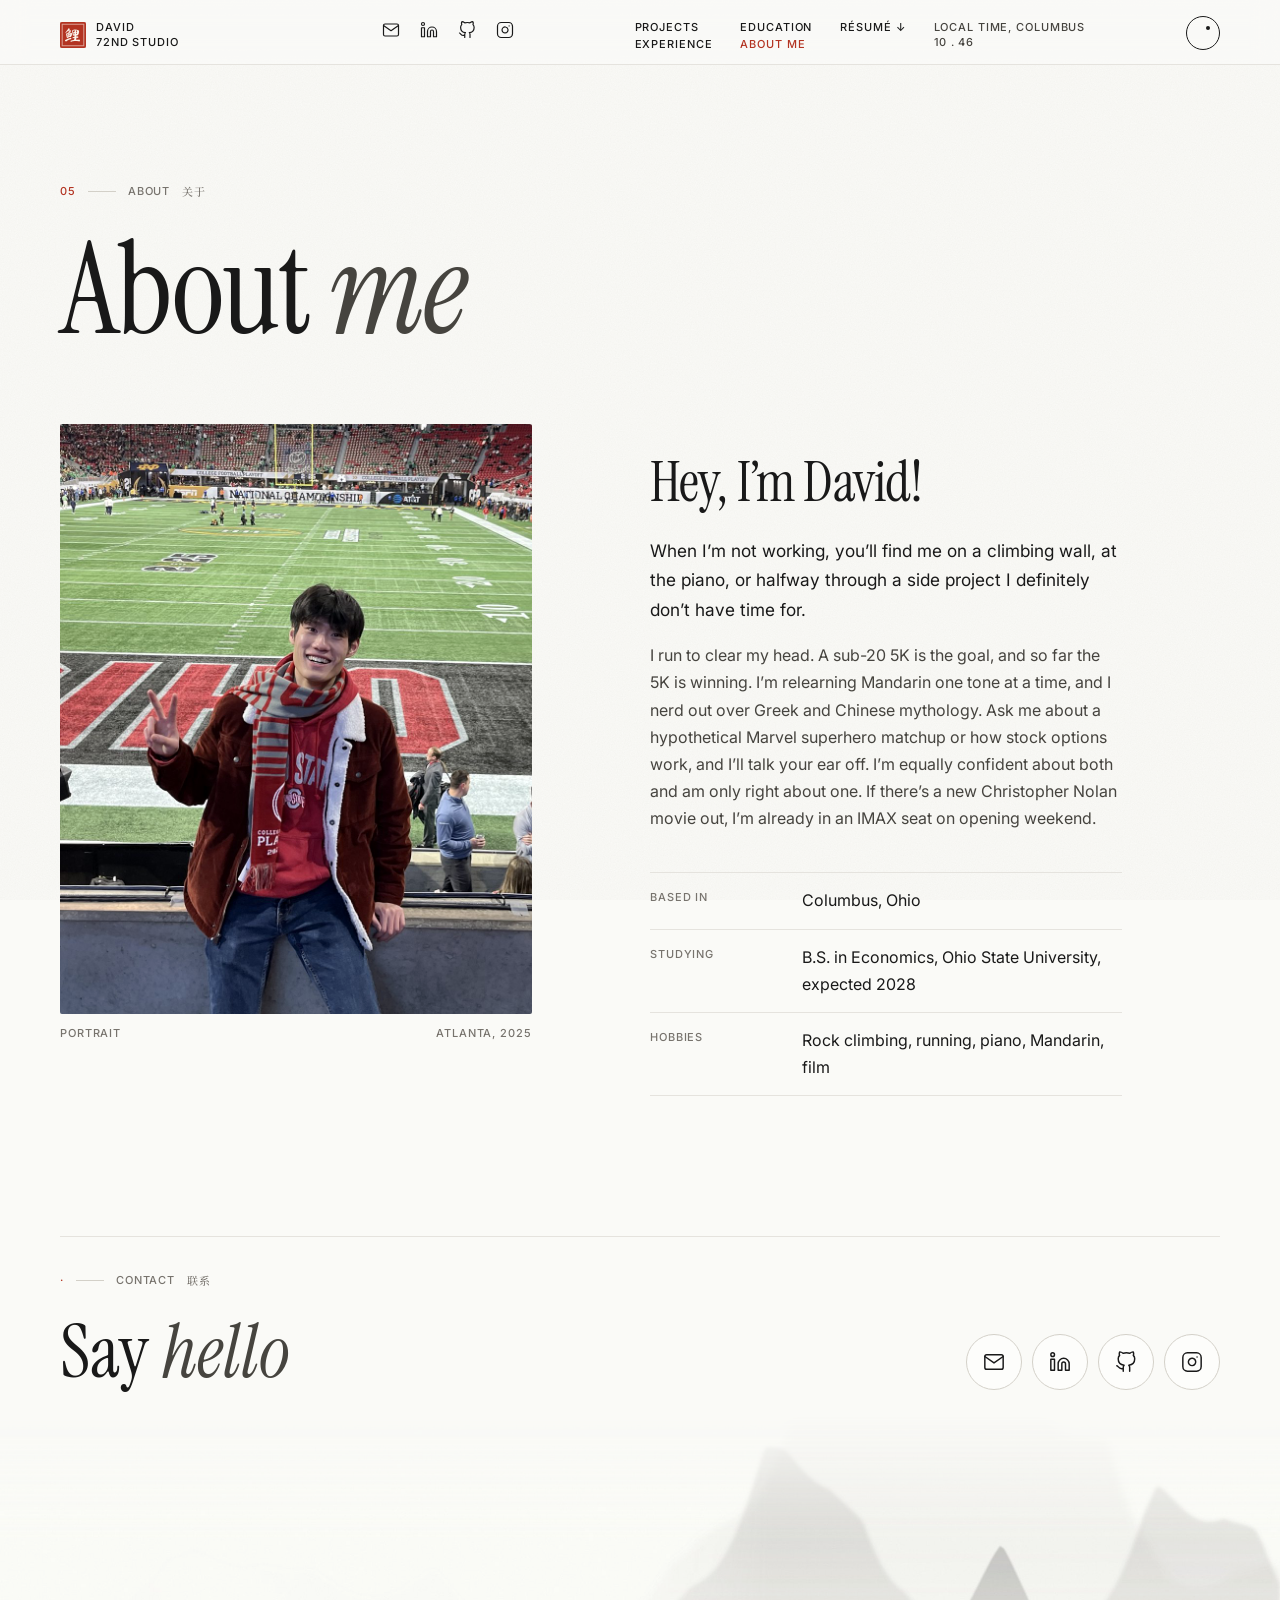
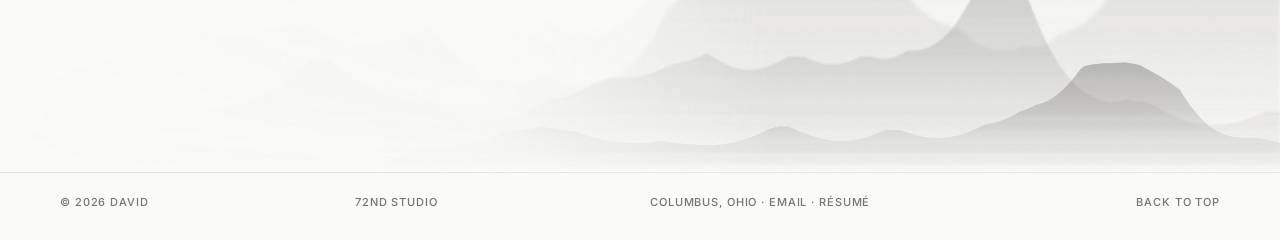
<file: about.html>
<!doctype html>
<html lang="en">
<head>
<meta charset="utf-8">
<meta name="viewport" content="width=device-width, initial-scale=1">
<title>About me | David</title>
<meta name="description" content="About David: climbing, piano, running, Mandarin, and side projects, from Columbus, Ohio.">
<meta name="color-scheme" content="light">
<link rel="canonical" href="https://72ndstudio.com/about.html">
<meta property="og:type" content="website">
<meta property="og:site_name" content="72nd Studio">
<meta property="og:title" content="About David · 72nd Studio">
<meta property="og:description" content="Climbing, piano, running, Mandarin and side projects, from Columbus, Ohio.">
<meta property="og:url" content="https://72ndstudio.com/about.html">
<meta property="og:image" content="https://72ndstudio.com/og.jpg">
<meta property="og:image:width" content="1200">
<meta property="og:image:height" content="630">
<meta property="og:image:alt" content="David, 72nd Studio: an ink-and-wash pond with vermilion carp and a brushed circle">
<meta name="twitter:card" content="summary_large_image">
<link rel="icon" href="favicon.ico" sizes="any">
<link rel="icon" type="image/png" sizes="32x32" href="favicon-32.png">
<link rel="icon" type="image/png" sizes="192x192" href="icon-192.png">
<link rel="apple-touch-icon" href="apple-touch-icon.png">
<meta name="theme-color" content="#FAFAF7">
<script>document.documentElement.classList.add('js');</script>
<link rel="preconnect" href="https://fonts.googleapis.com">
<link rel="preconnect" href="https://fonts.gstatic.com" crossorigin>
<link href="https://fonts.googleapis.com/css2?family=Instrument+Serif:ital@0;1&family=Inter:wght@400;500;600&display=swap" rel="stylesheet">
<link href="https://fonts.googleapis.com/css2?family=Noto+Serif+SC:wght@500&text=%E4%BD%9C%E5%93%81%E5%B7%A5%E5%AD%A6%E5%8E%86%E5%85%B3%E4%BA%8E%E8%81%94%E7%B3%BB%E4%B9%9D%E9%B2%A4&display=swap" rel="stylesheet">
<link href="https://fonts.googleapis.com/css2?family=Ma+Shan+Zheng&text=%E9%B2%A4&display=swap" rel="stylesheet">
<link rel="stylesheet" href="site.css">
<style>
  .about-page { padding-top: var(--head-h); }
  .about-hero { padding: 72px var(--gutter) 0; }
  .about-hero .chapter-title { font-size: clamp(3.4rem, 10vw, 8.5rem); }
  .about-grid { display: grid; gap: 40px var(--gap); padding: 48px var(--gutter) 0; }
  .portrait { margin: 0; }
  .portrait .frame { position: relative; aspect-ratio: 4 / 5; overflow: hidden; background: var(--paper-2); border-radius: 2px; }
  .portrait img { position: absolute; inset: 0; width: 100%; height: 100%; object-fit: cover; filter: saturate(.86) contrast(1.02); }
  .portrait figcaption { display: flex; justify-content: space-between; gap: 12px; margin-top: 12px; color: var(--muted); }
  .about-text .greeting {
    font-family: var(--display); font-size: clamp(2.2rem, 4.4vw, 3.6rem); line-height: 1.02;
    letter-spacing: -.015em; margin: 0 0 26px; color: var(--ink);
  }
  .about-text p { color: var(--ink-2); margin: 0 0 18px; max-width: var(--measure); }
  .about-text .greeting + p { font-size: 1.08rem; color: var(--ink); }
  .facts { margin: 40px 0 0; display: grid; gap: 0; border-top: 1px solid var(--rule); max-width: var(--measure); }
  .facts div { display: grid; grid-template-columns: 8.5em 1fr; gap: 16px; padding: 14px 0; border-bottom: 1px solid var(--rule); }
  .facts dt { color: var(--muted); padding-top: 3px; }
  .facts dd { margin: 0; color: var(--ink); }
  .contact { padding: 140px var(--gutter) 0; }
  .contact-inner { display: grid; gap: 28px var(--gap); padding-top: 36px; border-top: 1px solid var(--rule); }
  .contact h2 { font-family: var(--display); font-weight: 400; font-size: clamp(2.4rem, 6vw, 4.6rem); line-height: 1; margin: 0; }
  .contact h2 em { color: var(--ink-2); }
  .contact .social { gap: 10px; flex-wrap: wrap; }
  .contact .social a { width: 56px; height: 56px; border: 1px solid var(--rule-strong); background: rgba(255, 255, 255, .55); }
  .contact .social a:hover { border-color: var(--accent); }
  .contact .social svg { width: 22px; height: 22px; }
  @media (min-width: 900px) {
    .about-hero { padding-top: 120px; }
    .about-grid { grid-template-columns: repeat(12, 1fr); padding-top: 72px; align-items: start; }
    .portrait { grid-column: 1 / 6; }
    .about-text { grid-column: 7 / 12; padding-top: 6%; }
    .contact-inner { grid-template-columns: repeat(12, 1fr); align-items: end; }
    .contact-inner > .head-main { grid-column: 1 / 8; }
    .contact-inner > .social { grid-column: 9 / 13; justify-content: flex-end; }
  }
</style>
</head>
<body>

<a class="skip label" href="#about-title">Skip to content</a>

<header class="site-head solid label" id="site-head">
  <a class="head-name" href="index.html" aria-label="David, 72nd Studio, home"><span class="seal" aria-hidden="true">鲤</span><span>David<br>72nd Studio</span></a>
  <nav class="head-social social" aria-label="Find me online">
    <a href="mailto:davidxhvance@gmail.com" aria-label="Email me" title="Email me"><svg viewBox="0 0 24 24" aria-hidden="true" fill="none" stroke="currentColor" stroke-width="1.6" stroke-linecap="round" stroke-linejoin="round"><path d="M4 4h16c1.1 0 2 .9 2 2v12c0 1.1-.9 2-2 2H4c-1.1 0-2-.9-2-2V6c0-1.1.9-2 2-2z"/><polyline points="22,6 12,13 2,6"/></svg></a>
    <a href="https://www.linkedin.com/in/dxvance" aria-label="LinkedIn" title="LinkedIn" target="_blank" rel="noopener"><svg viewBox="0 0 24 24" aria-hidden="true" fill="none" stroke="currentColor" stroke-width="1.6" stroke-linecap="round" stroke-linejoin="round"><path d="M16 8a6 6 0 0 1 6 6v7h-4v-7a2 2 0 0 0-4 0v7h-4v-7a6 6 0 0 1 6-6z"/><rect x="2" y="9" width="4" height="12"/><circle cx="4" cy="4" r="2"/></svg></a>
    <a href="https://github.com/dxvance" aria-label="GitHub" title="GitHub" target="_blank" rel="noopener"><svg viewBox="0 0 24 24" aria-hidden="true" fill="none" stroke="currentColor" stroke-width="1.6" stroke-linecap="round" stroke-linejoin="round"><path d="M9 19c-5 1.5-5-2.5-7-3m14 6v-3.87a3.37 3.37 0 0 0-.94-2.61c3.14-.35 6.44-1.54 6.44-7A5.44 5.44 0 0 0 20 4.77 5.07 5.07 0 0 0 19.91 1S18.73.65 16 2.48a13.38 13.38 0 0 0-7 0C6.27.65 5.09 1 5.09 1A5.07 5.07 0 0 0 5 4.77a5.44 5.44 0 0 0-1.5 3.78c0 5.42 3.3 6.61 6.44 7A3.37 3.37 0 0 0 9 18.13V22"/></svg></a>
    <a href="https://www.instagram.com/dxvance" aria-label="Instagram" title="Instagram" target="_blank" rel="noopener"><svg viewBox="0 0 24 24" aria-hidden="true" fill="none" stroke="currentColor" stroke-width="1.6" stroke-linecap="round" stroke-linejoin="round"><rect x="2" y="2" width="20" height="20" rx="5"/><path d="M16 11.37A4 4 0 1 1 12.63 8 4 4 0 0 1 16 11.37z"/><line x1="17.5" y1="6.5" x2="17.51" y2="6.5"/></svg></a>
  </nav>
  <nav class="head-nav" aria-label="Sections">
    <a href="index.html#projects">Projects</a>
    <a href="index.html#experience">Experience</a>
    <a href="index.html#education">Education</a>
    <a href="about.html" aria-current="page">About me</a>
    <a href="resume.pdf">Résumé ↓</a>
  </nav>
  <div class="head-time">Local time, Columbus<br><span class="clock" aria-live="off"><span data-h>00</span><span class="sep">.</span><span data-m>00</span></span></div>
  <div class="head-end">
    <button class="menu-btn" type="button" aria-expanded="false" aria-controls="menu-panel">Menu</button>
    <a class="ring" href="#top" aria-label="Back to top"></a>
  </div>
</header>
<div class="menu-panel" id="menu-panel">
  <nav class="menu-links" aria-label="Sections">
    <a href="index.html#projects"><span class="label">02</span>Projects</a>
    <a href="index.html#experience"><span class="label">03</span>Experience</a>
    <a href="index.html#education"><span class="label">04</span>Education</a>
    <a href="about.html" aria-current="page"><span class="label">05</span>About me</a>
    <a href="resume.pdf"><span class="label">↓</span>Résumé</a>
  </nav>
  <nav class="social" aria-label="Find me online">
    <a href="mailto:davidxhvance@gmail.com" aria-label="Email me" title="Email me"><svg viewBox="0 0 24 24" aria-hidden="true" fill="none" stroke="currentColor" stroke-width="1.6" stroke-linecap="round" stroke-linejoin="round"><path d="M4 4h16c1.1 0 2 .9 2 2v12c0 1.1-.9 2-2 2H4c-1.1 0-2-.9-2-2V6c0-1.1.9-2 2-2z"/><polyline points="22,6 12,13 2,6"/></svg></a>
    <a href="https://www.linkedin.com/in/dxvance" aria-label="LinkedIn" title="LinkedIn" target="_blank" rel="noopener"><svg viewBox="0 0 24 24" aria-hidden="true" fill="none" stroke="currentColor" stroke-width="1.6" stroke-linecap="round" stroke-linejoin="round"><path d="M16 8a6 6 0 0 1 6 6v7h-4v-7a2 2 0 0 0-4 0v7h-4v-7a6 6 0 0 1 6-6z"/><rect x="2" y="9" width="4" height="12"/><circle cx="4" cy="4" r="2"/></svg></a>
    <a href="https://github.com/dxvance" aria-label="GitHub" title="GitHub" target="_blank" rel="noopener"><svg viewBox="0 0 24 24" aria-hidden="true" fill="none" stroke="currentColor" stroke-width="1.6" stroke-linecap="round" stroke-linejoin="round"><path d="M9 19c-5 1.5-5-2.5-7-3m14 6v-3.87a3.37 3.37 0 0 0-.94-2.61c3.14-.35 6.44-1.54 6.44-7A5.44 5.44 0 0 0 20 4.77 5.07 5.07 0 0 0 19.91 1S18.73.65 16 2.48a13.38 13.38 0 0 0-7 0C6.27.65 5.09 1 5.09 1A5.07 5.07 0 0 0 5 4.77a5.44 5.44 0 0 0-1.5 3.78c0 5.42 3.3 6.61 6.44 7A3.37 3.37 0 0 0 9 18.13V22"/></svg></a>
    <a href="https://www.instagram.com/dxvance" aria-label="Instagram" title="Instagram" target="_blank" rel="noopener"><svg viewBox="0 0 24 24" aria-hidden="true" fill="none" stroke="currentColor" stroke-width="1.6" stroke-linecap="round" stroke-linejoin="round"><rect x="2" y="2" width="20" height="20" rx="5"/><path d="M16 11.37A4 4 0 1 1 12.63 8 4 4 0 0 1 16 11.37z"/><line x1="17.5" y1="6.5" x2="17.51" y2="6.5"/></svg></a>
  </nav>
</div>

<main class="about-page" id="top">

  <section class="about-hero reveal" aria-labelledby="about-title">
    <div class="section-mark label"><span class="no">05</span><span class="bar"></span><span>About</span><span class="cjk">关于</span></div>
    <h1 class="chapter-title" id="about-title">About <em>me</em></h1>
  </section>

  <div class="about-grid">
    <figure class="portrait reveal">
      <div class="frame"><img src="portrait.jpg" alt="David smiling and throwing a peace sign at the edge of the field at the college football national championship" width="960" height="1200"></div>
      <figcaption class="label"><span>Portrait</span><span>Atlanta, 2025</span></figcaption>
    </figure>
    <div class="about-text reveal">
      <p class="greeting">Hey, I’m David!</p>
      <p>When I’m not working, you’ll find me on a climbing wall, at the piano, or halfway through a side project I definitely don’t have time for.</p>
      <p>I run to clear my head. A sub-20 5K is the goal, and so far the 5K is winning. I’m relearning Mandarin one tone at a time, and I nerd out over Greek and Chinese mythology. Ask me about a hypothetical Marvel superhero matchup or how stock options work, and I’ll talk your ear off. I’m equally confident about both and am only right about one. If there’s a new Christopher Nolan movie out, I’m already in an IMAX seat on opening weekend.</p>
      <dl class="facts">
          <div><dt class="label">Based in</dt><dd>Columbus, Ohio</dd></div>
          <div><dt class="label">Studying</dt><dd>B.S. in Economics, Ohio State University, expected 2028</dd></div>
          <div><dt class="label">Hobbies</dt><dd>Rock climbing, running, piano, Mandarin, film</dd></div>
        </dl>
    </div>
  </div>

  <section class="contact reveal" aria-labelledby="contact-title">
    <div class="contact-inner">
      <div class="head-main">
        <div class="section-mark label"><span class="no">·</span><span class="bar"></span><span>Contact</span><span class="cjk">联系</span></div>
        <h2 id="contact-title">Say <em>hello</em></h2>
      </div>
      <nav class="social" aria-label="Find me online">
        <a href="mailto:davidxhvance@gmail.com" aria-label="Email me" title="Email me"><svg viewBox="0 0 24 24" aria-hidden="true" fill="none" stroke="currentColor" stroke-width="1.6" stroke-linecap="round" stroke-linejoin="round"><path d="M4 4h16c1.1 0 2 .9 2 2v12c0 1.1-.9 2-2 2H4c-1.1 0-2-.9-2-2V6c0-1.1.9-2 2-2z"/><polyline points="22,6 12,13 2,6"/></svg></a>
    <a href="https://www.linkedin.com/in/dxvance" aria-label="LinkedIn" title="LinkedIn" target="_blank" rel="noopener"><svg viewBox="0 0 24 24" aria-hidden="true" fill="none" stroke="currentColor" stroke-width="1.6" stroke-linecap="round" stroke-linejoin="round"><path d="M16 8a6 6 0 0 1 6 6v7h-4v-7a2 2 0 0 0-4 0v7h-4v-7a6 6 0 0 1 6-6z"/><rect x="2" y="9" width="4" height="12"/><circle cx="4" cy="4" r="2"/></svg></a>
    <a href="https://github.com/dxvance" aria-label="GitHub" title="GitHub" target="_blank" rel="noopener"><svg viewBox="0 0 24 24" aria-hidden="true" fill="none" stroke="currentColor" stroke-width="1.6" stroke-linecap="round" stroke-linejoin="round"><path d="M9 19c-5 1.5-5-2.5-7-3m14 6v-3.87a3.37 3.37 0 0 0-.94-2.61c3.14-.35 6.44-1.54 6.44-7A5.44 5.44 0 0 0 20 4.77 5.07 5.07 0 0 0 19.91 1S18.73.65 16 2.48a13.38 13.38 0 0 0-7 0C6.27.65 5.09 1 5.09 1A5.07 5.07 0 0 0 5 4.77a5.44 5.44 0 0 0-1.5 3.78c0 5.42 3.3 6.61 6.44 7A3.37 3.37 0 0 0 9 18.13V22"/></svg></a>
    <a href="https://www.instagram.com/dxvance" aria-label="Instagram" title="Instagram" target="_blank" rel="noopener"><svg viewBox="0 0 24 24" aria-hidden="true" fill="none" stroke="currentColor" stroke-width="1.6" stroke-linecap="round" stroke-linejoin="round"><rect x="2" y="2" width="20" height="20" rx="5"/><path d="M16 11.37A4 4 0 1 1 12.63 8 4 4 0 0 1 16 11.37z"/><line x1="17.5" y1="6.5" x2="17.51" y2="6.5"/></svg></a>
      </nav>
    </div>
  </section>

  <div class="landscape" aria-hidden="true"></div>

</main>

<footer class="site-foot label">
  <span>© <span id="yr"></span> David</span>
  <span>72nd Studio</span>
  <span>Columbus, Ohio · <a href="mailto:davidxhvance@gmail.com">Email</a> · <a href="resume.pdf">Résumé</a></span>
  <a href="#top">Back to top</a>
</footer>

<script>
(() => {
  'use strict';
  document.getElementById('yr').textContent = new Date().getFullYear();
  const hEl = document.querySelector('[data-h]'), mEl = document.querySelector('[data-m]');
  const fmt = new Intl.DateTimeFormat('en-GB', { timeZone: 'America/New_York', hour: '2-digit', minute: '2-digit', hour12: false });
  const tick = () => { const [h, m] = fmt.format(new Date()).split(':'); hEl.textContent = h; mEl.textContent = m; };
  tick(); setInterval(tick, 15000);

  const btn = document.querySelector('.menu-btn'), panel = document.getElementById('menu-panel');
  const setMenu = open => { panel.classList.toggle('open', open); btn.setAttribute('aria-expanded', String(open)); btn.textContent = open ? 'Close' : 'Menu'; };
  btn.addEventListener('click', () => setMenu(!panel.classList.contains('open')));
  panel.addEventListener('click', e => { if (e.target.closest('a')) setMenu(false); });
  document.addEventListener('keydown', e => { if (e.key === 'Escape' && panel.classList.contains('open')) { setMenu(false); btn.focus(); } });

  const reveals = document.querySelectorAll('.reveal');
  if ('IntersectionObserver' in window && !matchMedia('(prefers-reduced-motion: reduce)').matches) {
    const ro = new IntersectionObserver(es => es.forEach(e => { if (e.isIntersecting) { e.target.classList.add('in'); ro.unobserve(e.target); } }), { rootMargin: '0px 0px -8% 0px' });
    reveals.forEach(el => ro.observe(el));
  } else reveals.forEach(el => el.classList.add('in'));
})();
</script>
</body>
</html>
</file>
<file: site.css>
/* ==========================================================================
   72nd Studio · shared design system
   Rice paper, ink and one vermilion seal. Every page links this file.
   ========================================================================== */

/* ---------- Tokens ---------- */
:root {
  /* Rice paper (宣纸) and ink */
  --paper: #FAFAF7;
  --paper-2: #F3F1EA;
  --white: #FFFFFF;
  --ink: #191919;
  --ink-2: #46443F;
  --muted: #77736D;
  --rule: #E5E3DE;
  --rule-strong: #D3D0C8;
  /* Vermilion (朱砂), kept for seals and interaction */
  --accent: #B33422;
  --accent-dark: #962A1B;

  --display: "Instrument Serif", "Iowan Old Style", Georgia, serif;
  --sans: "Inter", system-ui, -apple-system, "Segoe UI", sans-serif;
  --cjk: "Noto Serif SC", "Songti SC", "STSong", "SimSun", serif;
  --brush: "Ma Shan Zheng", "Kaiti SC", "STKaiti", "KaiTi", serif;

  --gutter: 20px;
  --gap: 16px;
  --head-h: 64px;
  --measure: 34em;
  --ease: cubic-bezier(.2, .7, .2, 1);

  /* Barely-there paper fibre, drawn once as an SVG */
  --grain: url("data:image/svg+xml,%3Csvg xmlns='http://www.w3.org/2000/svg' width='240' height='240'%3E%3Cfilter id='n'%3E%3CfeTurbulence type='fractalNoise' baseFrequency='.85' numOctaves='2' stitchTiles='stitch'/%3E%3CfeColorMatrix values='0 0 0 0 .45 0 0 0 0 .42 0 0 0 0 .36 0 0 0 .5 0'/%3E%3C/filter%3E%3Crect width='240' height='240' filter='url(%23n)' opacity='.35'/%3E%3C/svg%3E");
}
/* On wide screens the side margin grows so content sits in a centred column of at most --max;
   full-bleed art (the pond, the mountains) still runs edge to edge */
@media (min-width: 760px) { :root { --max: 1160px; --gutter: max(32px, calc((100% - var(--max)) / 2)); --gap: 20px; } }

/* ---------- Base ---------- */
* { box-sizing: border-box; }
html { -webkit-text-size-adjust: 100%; scroll-behavior: smooth; scroll-padding-top: var(--head-h); }
body {
  margin: 0; background: var(--paper); color: var(--ink);
  font-family: var(--sans); font-size: 1rem; line-height: 1.7; font-weight: 400;
  -webkit-font-smoothing: antialiased; overflow-x: hidden;
}
body::before {
  content: ""; position: fixed; inset: 0; z-index: -1; pointer-events: none;
  background-image: var(--grain); opacity: .45;
}
a { color: inherit; }
img { max-width: 100%; }
:focus-visible { outline: 2px solid var(--accent); outline-offset: 3px; border-radius: 2px; }
::selection { background: rgba(179, 52, 34, .16); }

/* Small tracked capitals for metadata */
.label {
  font-family: var(--sans); font-size: 11px; font-weight: 500; line-height: 1.35;
  letter-spacing: .08em; text-transform: uppercase;
}
.cjk { font-family: var(--cjk); font-weight: 500; letter-spacing: .12em; }
.nowrap { white-space: nowrap; }
.visually-hidden { position: absolute; width: 1px; height: 1px; overflow: hidden; clip: rect(0 0 0 0); white-space: nowrap; }

/* ---------- Vermilion seal (朱砂印章) ---------- */
.seal {
  display: inline-grid; place-items: center; flex: none;
  background: var(--accent); color: #FBF6EE; border-radius: .12em;
  font-family: var(--brush); font-weight: 400; line-height: 1;
  box-shadow: inset 0 0 0 .1em var(--accent), inset 0 0 0 .16em rgba(251, 246, 238, .55);
}

/* ---------- Header ---------- */
.site-head {
  position: fixed; inset: 0 0 auto 0; z-index: 30;
  display: grid; grid-template-columns: 1fr auto; align-items: center; gap: var(--gap);
  min-height: var(--head-h); padding: 12px var(--gutter);
  transition: background-color .4s ease, border-color .4s ease;
  border-bottom: 1px solid transparent;
}
.site-head.solid {
  background: rgba(250, 250, 247, .88);
  -webkit-backdrop-filter: blur(12px); backdrop-filter: blur(12px);
  border-bottom-color: var(--rule);
}
.site-head a { text-decoration: none; }
.head-name { display: flex; align-items: center; gap: 10px; }
.head-name .seal { width: 26px; height: 26px; font-size: 17px; }
.head-name span:last-child { display: block; }
.head-name:hover { color: var(--accent); }
.site-head .head-social, .head-nav, .head-time { display: none; }
.head-end { display: flex; align-items: center; gap: 14px; }
.menu-btn {
  font: inherit; letter-spacing: inherit; text-transform: inherit; color: inherit;
  background: none; border: 0; cursor: pointer; padding: 12px 4px; min-height: 44px;
}
.menu-btn:hover { color: var(--accent); }
.ring {
  width: 34px; height: 34px; border: 1px solid var(--ink); border-radius: 50%;
  display: grid; place-items: center; flex: none; transition: border-color .3s ease;
}
.ring::after {
  content: ""; width: 4px; height: 4px; border-radius: 50%; background: var(--ink);
  transform: translate(5px, -5px); transition: background-color .3s ease, transform .3s var(--ease);
}
.ring:hover { border-color: var(--accent); }
.ring:hover::after { background: var(--accent); transform: translate(0, 0); }

.social { display: flex; gap: 2px; }
.social a {
  width: 36px; height: 36px; display: grid; place-items: center; border-radius: 50%;
  color: var(--ink); transition: color .25s ease, background-color .25s ease;
}
.social a:hover { color: var(--accent); background: rgba(179, 52, 34, .06); }
.social svg { width: 18px; height: 18px; }

/* Phone menu: sections first, then the social links */
.menu-panel {
  position: fixed; inset: var(--head-h) 0 auto 0; z-index: 29;
  background: var(--paper); border-bottom: 1px solid var(--rule);
  padding: 12px var(--gutter) 28px;
  visibility: hidden; opacity: 0; transform: translateY(-8px);
  transition: opacity .3s ease, transform .3s var(--ease), visibility 0s linear .3s;
}
.menu-panel.open { visibility: visible; opacity: 1; transform: none; transition-delay: 0s; }
.menu-panel .menu-links a {
  display: flex; align-items: baseline; gap: 14px; padding: 8px 0;
  font-family: var(--display); font-size: 2.1rem; line-height: 1.2; text-decoration: none;
  border-bottom: 1px solid var(--rule);
}
.menu-panel .menu-links a .label { color: var(--muted); min-width: 1.8em; }
.menu-panel .menu-links a:hover, .menu-panel a[aria-current="page"] { color: var(--accent); }
.menu-panel .social { margin-top: 18px; gap: 8px; }
.menu-panel .social a { width: 48px; height: 48px; border: 1px solid var(--rule); }

@media (min-width: 900px) {
  .site-head { grid-template-columns: 1.3fr 1fr 1.2fr 1fr auto; align-items: start; padding-top: 16px; }
  .head-name, .head-nav, .head-time { padding-top: 4px; }
  .site-head .head-social { display: flex; margin: -4px 0 0 -9px; }
  .head-nav { display: grid; grid-template-rows: repeat(2, auto); grid-auto-flow: column; justify-content: start; gap: 2px 28px; }
  .head-nav a { display: block; white-space: nowrap; transition: color .2s ease; }
  .head-nav a:hover, .head-nav a[aria-current="page"] { color: var(--accent); }
  .head-time { display: block; color: var(--ink-2); }
  .menu-btn, .menu-panel { display: none !important; }
}
.clock .sep { display: inline-block; margin: 0 .3em; animation: tick 2s steps(1) infinite; }
@keyframes tick { 50% { opacity: .15; } }

/* ---------- Buttons ---------- */
.btn {
  display: inline-flex; align-items: center; gap: 10px; min-height: 46px;
  padding: 0 22px; border-radius: 2px; text-decoration: none;
  font-family: var(--sans); font-size: .95rem; font-weight: 500; letter-spacing: .01em;
  transition: background-color .25s ease, color .25s ease, border-color .25s ease, transform .25s var(--ease);
}
.btn:hover { transform: translateY(-1px); }
.btn.primary { background: var(--accent); color: #FBF6EE; }
.btn.primary:hover { background: var(--accent-dark); }
.btn.ghost { border: 1px solid var(--rule-strong); color: var(--ink); background: rgba(255, 255, 255, .55); }
.btn.ghost:hover { border-color: var(--ink); }
.btn .arrow { transition: transform .25s var(--ease); }
.btn:hover .arrow { transform: translateX(3px); }

/* ---------- Sections ---------- */
.chapter { position: relative; padding: 120px var(--gutter) 24px; }
.section-mark {
  display: flex; align-items: center; gap: 12px; margin-bottom: 28px; color: var(--muted);
}
.section-mark .no { color: var(--accent); }
.section-mark .bar { width: 28px; height: 1px; background: var(--rule-strong); }
.chapter-title {
  font-family: var(--display); font-weight: 400; font-size: clamp(2.8rem, 7vw, 5.6rem);
  line-height: .98; letter-spacing: -.015em; margin: 0;
}
.chapter-title em { font-style: italic; color: var(--ink-2); }
.chapter-intro { color: var(--ink-2); max-width: 28em; margin: 18px 0 0; }
.chapter-head { display: grid; gap: 0 var(--gap); margin-bottom: 56px; }
@media (min-width: 900px) {
  .chapter { padding-top: 168px; }
  .chapter-head { grid-template-columns: repeat(12, 1fr); align-items: end; margin-bottom: 80px; }
  .chapter-head > .head-main { grid-column: 1 / 8; }
  .chapter-head > .chapter-intro { grid-column: 9 / 13; margin: 0; }
  .chapter-head.flip > .head-main { grid-column: 5 / 13; }
  .chapter-head.flip > .chapter-intro { grid-column: 1 / 4; grid-row: 1; }
}

/* ---------- Editorial entries (work, education) ---------- */
.entries { border-top: 1px solid var(--rule); }
.entry {
  display: grid; gap: 6px var(--gap); padding: 32px 0 36px; border-bottom: 1px solid var(--rule);
}
.entry-meta { display: flex; flex-wrap: wrap; gap: 6px 16px; color: var(--muted); }
.entry h3 {
  font-family: var(--display); font-weight: 400; font-size: clamp(1.7rem, 3vw, 2.25rem);
  line-height: 1.12; margin: 0;
}
.entry .where { color: var(--ink-2); margin: 4px 0 0; }
.entry p { margin: 14px 0 0; color: var(--ink-2); max-width: var(--measure); }
ul.notes { list-style: none; padding: 0; margin: 16px 0 0; color: var(--ink-2); max-width: var(--measure); }
ul.notes li { position: relative; padding-left: 24px; margin: 0 0 8px; }
ul.notes li::before {
  content: ""; position: absolute; left: 0; top: .82em; width: 12px; height: 1px; background: var(--muted);
}
.status { display: inline-flex; align-items: center; gap: 8px; color: var(--ink-2); }
.status::before { content: ""; width: 7px; height: 7px; border-radius: 50%; border: 1px solid var(--ink-2); }
.status.done::before { background: var(--ink-2); }
.status.live::before { background: var(--accent); border-color: var(--accent); }
.tags { display: flex; flex-wrap: wrap; gap: 8px; list-style: none; padding: 0; margin: 18px 0 0; }
.tags li {
  font-family: var(--sans); font-size: 12.5px; line-height: 1; color: var(--ink-2);
  padding: 8px 12px; border: 1px solid var(--rule); border-radius: 999px; background: rgba(255, 255, 255, .6);
}
.tags-label { margin-top: 22px; color: var(--muted); }
.tags-label + .tags { margin-top: 10px; }
@media (min-width: 900px) {
  .entries { display: grid; grid-template-columns: repeat(12, 1fr); column-gap: var(--gap); border-top: 0; }
  .entries > .entry { grid-column: 1 / -1; grid-template-columns: repeat(12, 1fr); border-top: 1px solid var(--rule); border-bottom: 0; padding: 40px 0 48px; }
  .entries > .entry:last-child { border-bottom: 1px solid var(--rule); }
  .entry > .entry-meta { grid-column: 1 / 4; flex-direction: column; gap: 6px; padding-top: 8px; }
  .entry > .entry-body { grid-column: 5 / 12; }
  .entries.offset > .entry > .entry-body { grid-column: 6 / 13; }
}

/* ---------- Projects ---------- */
.projects { display: grid; gap: 88px; }
.project { display: grid; gap: 22px; }
.project .art {
  position: relative; aspect-ratio: 4 / 5; overflow: hidden; background: var(--paper-2);
  border-radius: 2px;
}
.project .art canvas, .project .art img {
  position: absolute; inset: 0; width: 100%; height: 100%; display: block; object-fit: cover;
  transition: transform 1.4s var(--ease);
}
.project:hover .art canvas, .project:hover .art img { transform: scale(1.03); }
.project .art::after {
  content: ""; position: absolute; inset: 0; pointer-events: none;
  box-shadow: inset 0 0 0 1px rgba(25, 25, 25, .05);
}
.project-meta { display: flex; justify-content: space-between; gap: 12px; color: var(--muted); }
.project-meta .no { color: var(--accent); }
.project h3 {
  font-family: var(--display); font-weight: 400; font-size: clamp(2rem, 3.6vw, 3rem);
  line-height: 1.04; margin: 10px 0 0; letter-spacing: -.01em;
}
.project h3 em { font-style: italic; color: var(--ink-2); }
.project p { color: var(--ink-2); margin: 14px 0 0; max-width: 30em; }
.project .tags { margin-top: 18px; }
.project-links { display: flex; flex-wrap: wrap; gap: 8px 22px; margin-top: 22px; }
.text-link {
  display: inline-flex; align-items: center; gap: 8px; text-decoration: none; padding: 6px 0;
  border-bottom: 1px solid var(--rule-strong); transition: color .2s ease, border-color .2s ease;
}
.text-link:hover { color: var(--accent); border-color: var(--accent); }
.text-link .arrow { transition: transform .25s var(--ease); }
.text-link:hover .arrow { transform: translate(2px, -2px); }
.project .note { color: var(--muted); margin-top: 22px; }

@media (min-width: 640px) and (max-width: 899px) {
  .project { grid-template-columns: repeat(2, 1fr); column-gap: 28px; align-items: end; }
  .project.p2 > .art, .project.p4 .art { order: 2; }
}
@media (min-width: 900px) {
  .projects { grid-template-columns: repeat(12, 1fr); column-gap: var(--gap); row-gap: 140px; }
  .project { grid-template-columns: repeat(12, 1fr); column-gap: var(--gap); grid-column: 1 / -1; align-items: end; }
  /* Asymmetric hanging scrolls: alternate sides, different widths and drops */
  .project.p1 > .art { grid-column: 1 / 7; }
  .project.p1 > .project-copy { grid-column: 8 / 12; padding-bottom: 8%; }
  .project.p2 > .art { grid-column: 7 / 12; grid-row: 1; }
  .project.p2 > .project-copy { grid-column: 2 / 6; grid-row: 1; padding-bottom: 14%; }
  .project.pair { grid-column: span 6; grid-template-columns: 1fr; align-items: start; align-content: start; align-self: start; }
  .project.pair > .art, .project.pair > .project-copy { width: 82%; }
  .project.pair.p4 { margin-top: 140px; }
  .project.pair.p4 .art { margin-left: auto; }
  .project.pair.p4 .project-copy { margin-left: auto; }
}

/* ---------- Ink-wash landscape (山水) ---------- */
.landscape {
  position: relative; height: clamp(180px, 28vw, 400px); margin-top: 24px; pointer-events: none;
  background: url("mountains.jpg") right bottom / cover no-repeat;
  -webkit-mask-image: linear-gradient(to bottom, transparent, #000 35%);
  mask-image: linear-gradient(to bottom, transparent, #000 35%);
  opacity: .9;
}

/* ---------- More about me ---------- */
.more-link { padding: 120px var(--gutter) 0; }
.more-link a {
  display: grid; gap: 14px; text-decoration: none; padding: 36px 0; border-top: 1px solid var(--rule);
}
.more-link .label { color: var(--muted); }
.more-link strong {
  font-family: var(--display); font-weight: 400; font-size: clamp(2.4rem, 6vw, 5rem); line-height: 1;
  display: inline-flex; align-items: baseline; gap: .3em; transition: color .25s ease;
}
.more-link strong .arrow { font-family: var(--sans); font-size: .55em; transition: transform .3s var(--ease); }
.more-link a:hover strong { color: var(--accent); }
.more-link a:hover strong .arrow { transform: translateX(8px); }
@media (min-width: 900px) {
  .more-link a { grid-template-columns: repeat(12, 1fr); column-gap: var(--gap); align-items: end; }
  .more-link .label { grid-column: 1 / 4; padding-bottom: 10px; }
  .more-link strong { grid-column: 5 / 13; }
}

/* ---------- Footer ---------- */
.site-foot {
  margin-top: 0; padding: 22px var(--gutter) 30px; border-top: 1px solid var(--rule);
  display: grid; grid-template-columns: 1fr 1fr; gap: 10px var(--gap); color: var(--muted);
  background: var(--paper);
}
.site-foot a { text-decoration: none; }
.site-foot a:hover { color: var(--accent); }
@media (min-width: 900px) { .site-foot { grid-template-columns: repeat(4, 1fr); } .site-foot > :last-child { justify-self: end; } }

/* ---------- Gentle reveals (only when scripts run, never with reduced motion) ---------- */
.js .reveal { opacity: 0; transform: translateY(18px); transition: opacity 1s ease, transform 1.1s var(--ease); }
.js .reveal.in { opacity: 1; transform: none; }

@media (prefers-reduced-motion: reduce) {
  html { scroll-behavior: auto; }
  .js .reveal { opacity: 1; transform: none; transition: none; }
  .clock .sep, .scroll-cue::after, .mist { animation: none !important; }
  .project .art canvas, .project .art img, .btn, .menu-panel { transition: none; }
}

/* ---------- Case studies ---------- */
.project .kicker { font-family: var(--display); font-style: italic; font-size: clamp(1.3rem, 2vw, 1.6rem); line-height: 1.25; color: var(--ink); margin: 12px 0 0; }
.project > .case { grid-column: 1 / -1; }
.case { display: grid; gap: 34px var(--gap); margin-top: 28px; padding-top: 34px; border-top: 1px solid var(--rule); }
.case-part h4 { margin: 0 0 12px; color: var(--muted); font-weight: 500; }
.case-part h4 .no { color: var(--accent); margin-right: 4px; }
.case-part p, .case-part .notes { margin: 0; color: var(--ink-2); max-width: var(--measure); }
.case-part .tags { margin-top: 0; }
.case-part .stat { margin-top: 16px; color: var(--muted); }
.case-shots { margin: 0; display: grid; grid-template-columns: 1fr 1fr; gap: 12px; align-self: start; }
.case-shots figcaption { grid-column: 1 / -1; color: var(--muted); margin-top: 4px; }
.features { margin: 22px 0 0; border-top: 1px solid var(--rule); max-width: var(--measure); }
.features div { padding: 14px 0; border-bottom: 1px solid var(--rule); }
.features dt { font-family: var(--display); font-size: 1.35rem; line-height: 1.2; color: var(--ink); }
.features dd { margin: 4px 0 0; color: var(--ink-2); }
@media (min-width: 900px) {
  .project.p1 .case { grid-column: 1 / -1; grid-row: 2; grid-template-columns: repeat(12, 1fr); margin-top: 72px; }
  .case > .case-part:nth-child(1) { grid-column: 1 / 5; }
  .case > .case-part:nth-child(2) { grid-column: 5 / 9; }
  .case > .case-part:nth-child(4) { grid-column: 9 / 13; grid-row: 1; }
  .case > .case-part:nth-child(3) { grid-column: 1 / 7; }
  .case > .case-shots { grid-column: 8 / 13; }
  .project.p3 > .art { grid-column: 2 / 6; }
  .project.p3 > .project-copy { grid-column: 7 / 11; padding-bottom: 10%; }
}

/* ---------- Skip link: hidden until a keyboard user reaches it ---------- */
.skip { position: absolute; left: var(--gutter); top: -60px; z-index: 50; padding: 10px 16px; background: var(--ink); color: var(--paper); text-decoration: none; border-radius: 2px; transition: top .2s ease; }
.skip:focus { top: 12px; }
</file>
